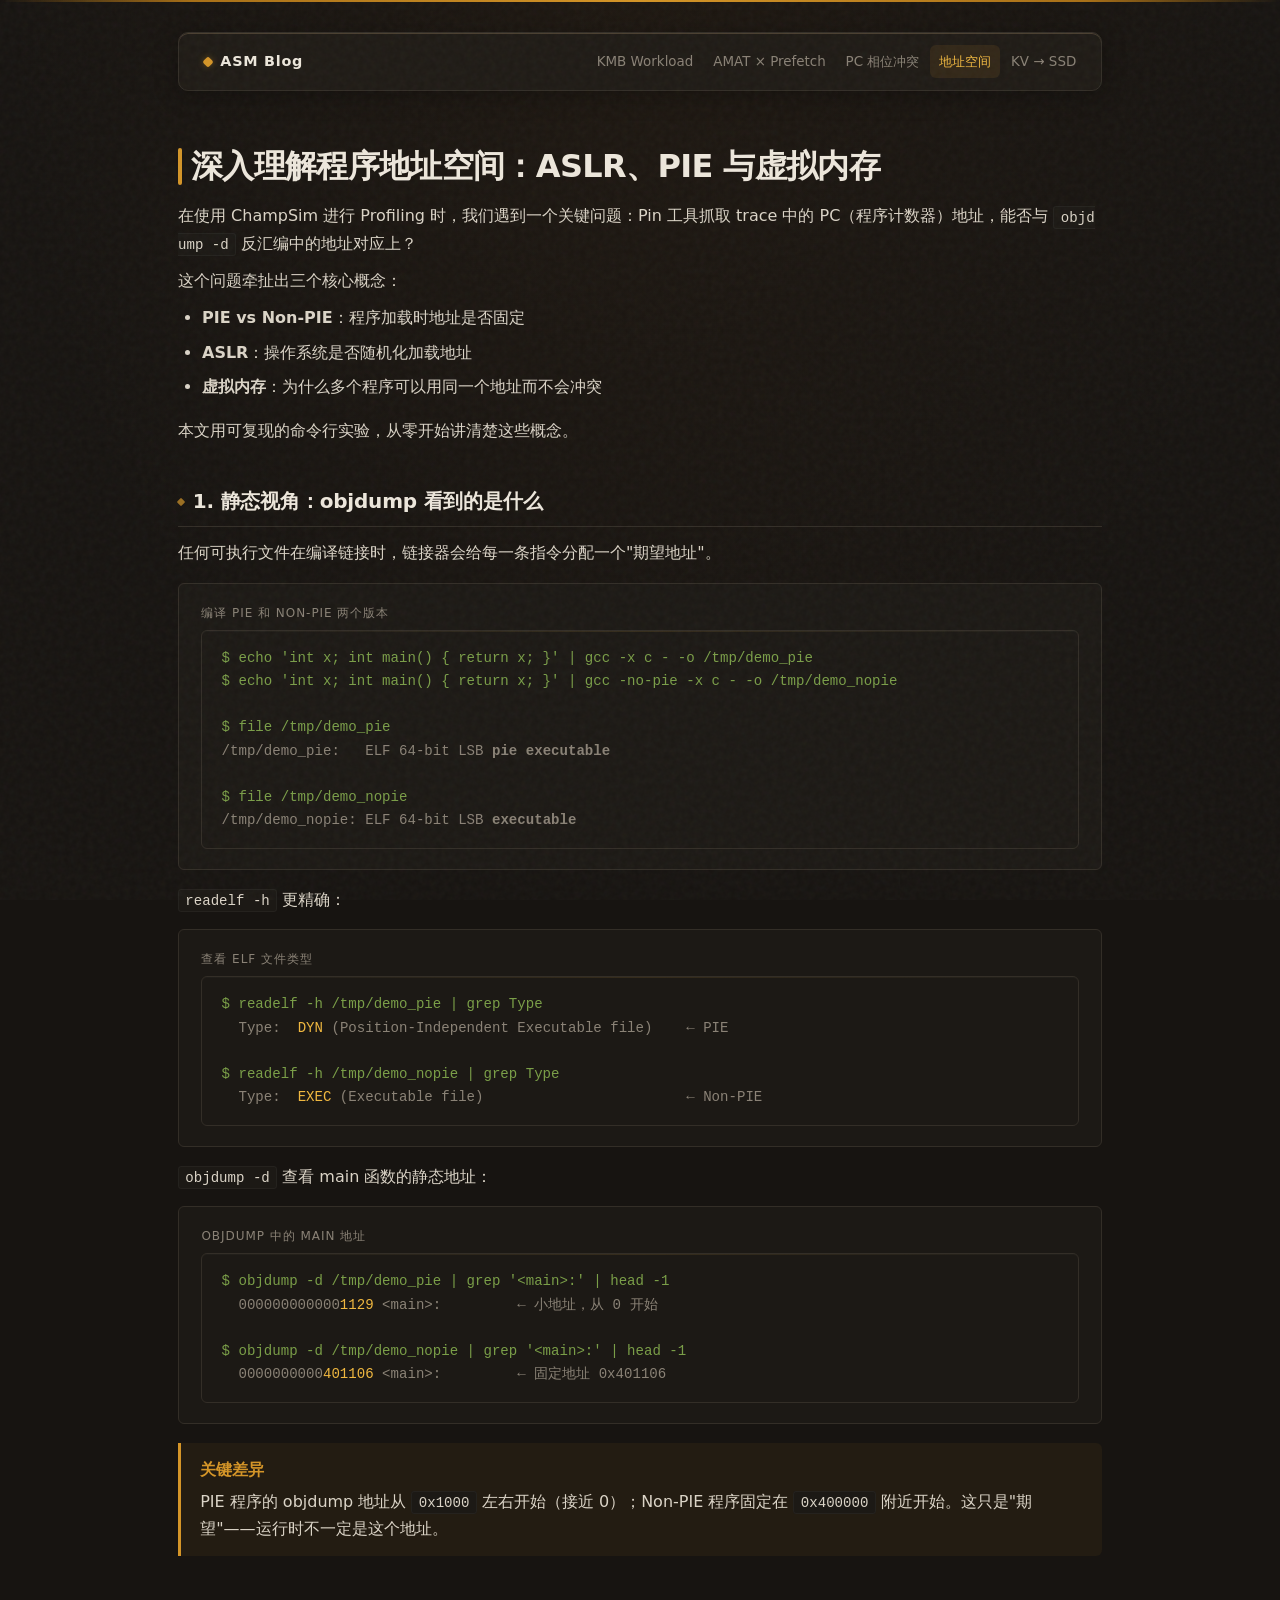
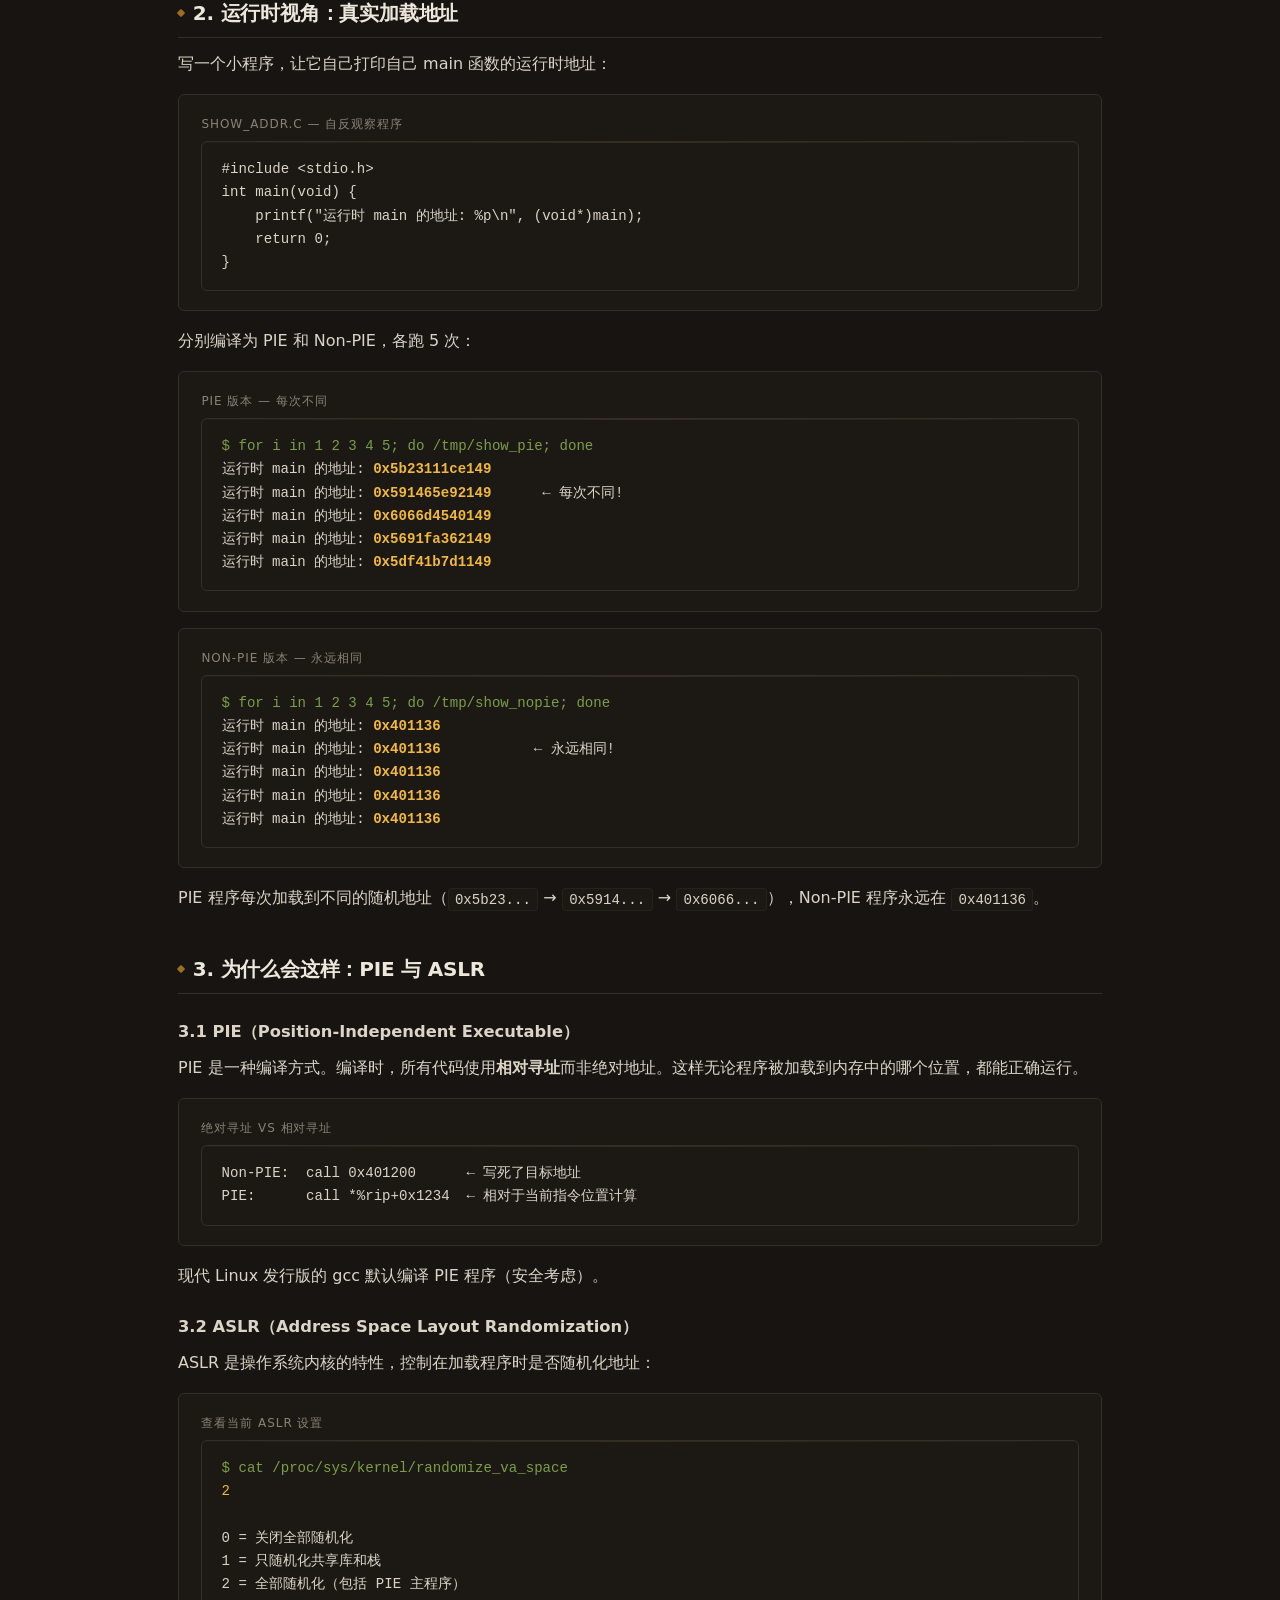
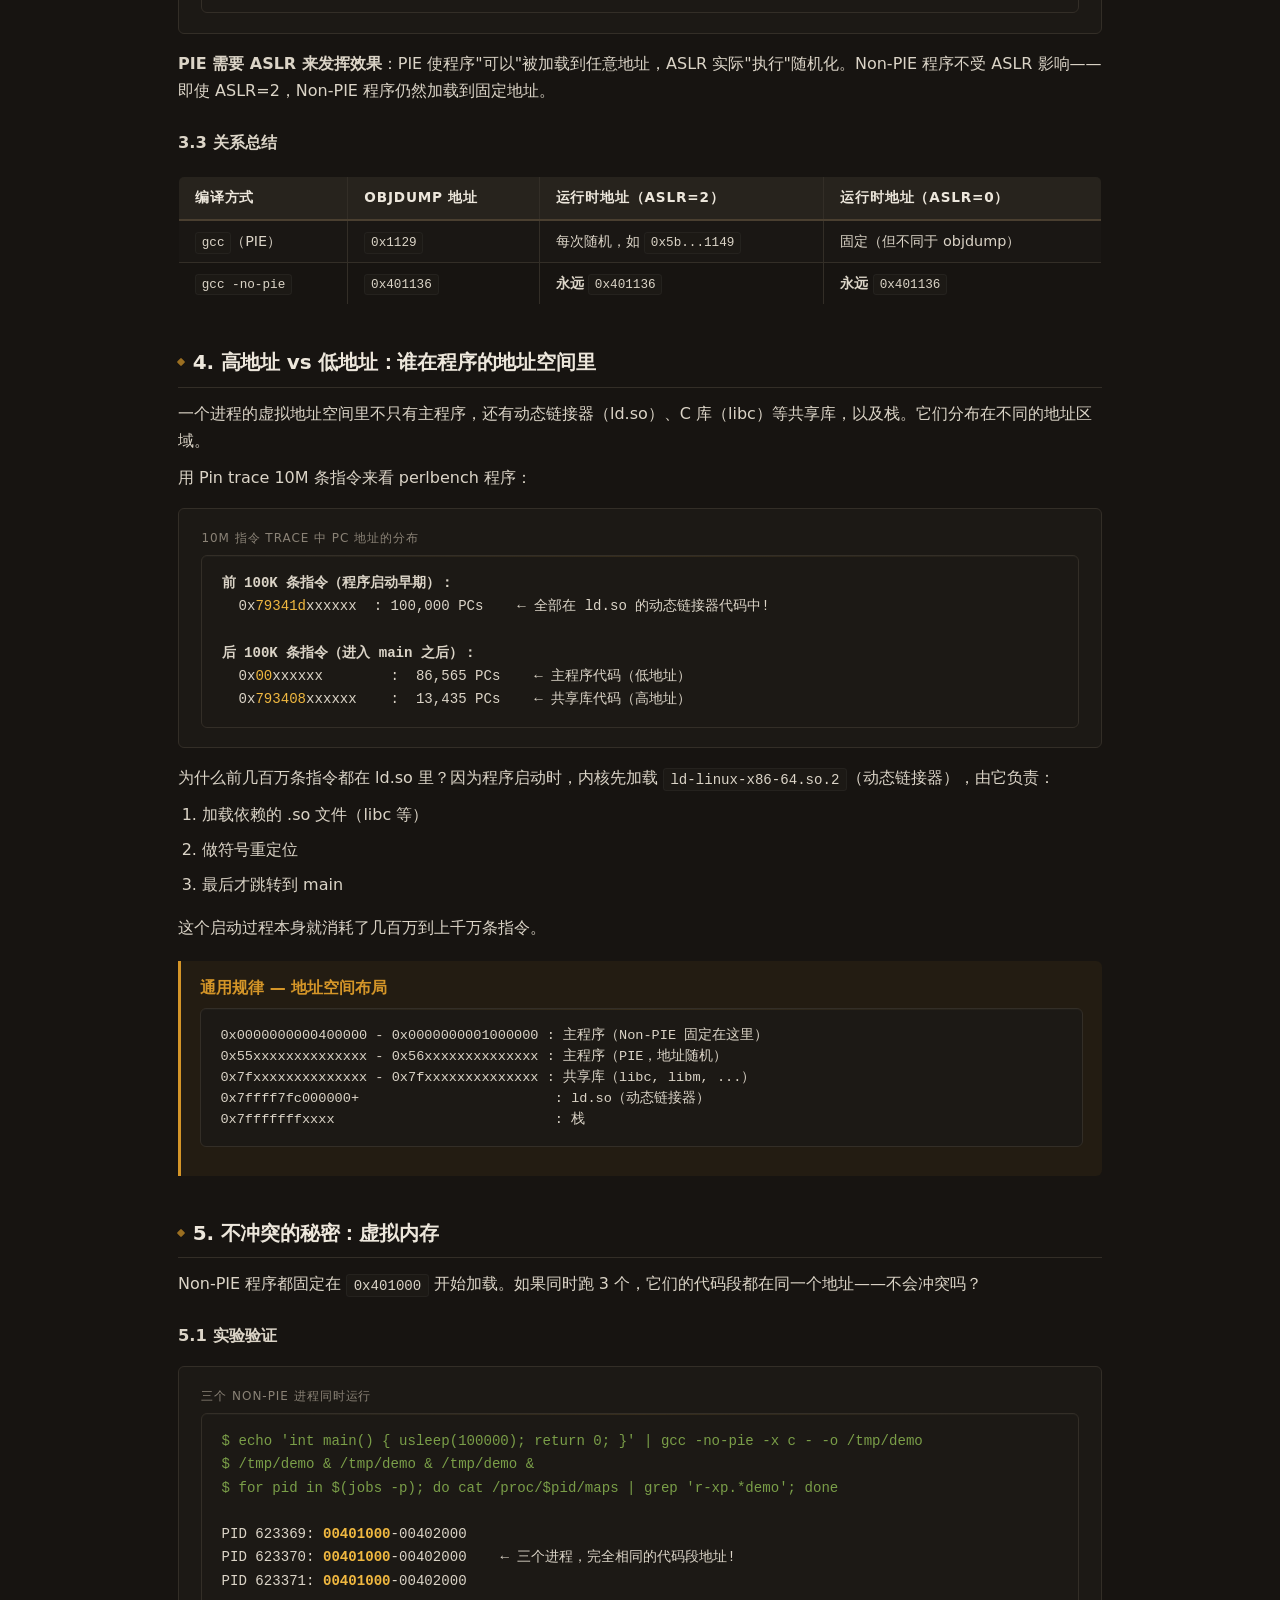
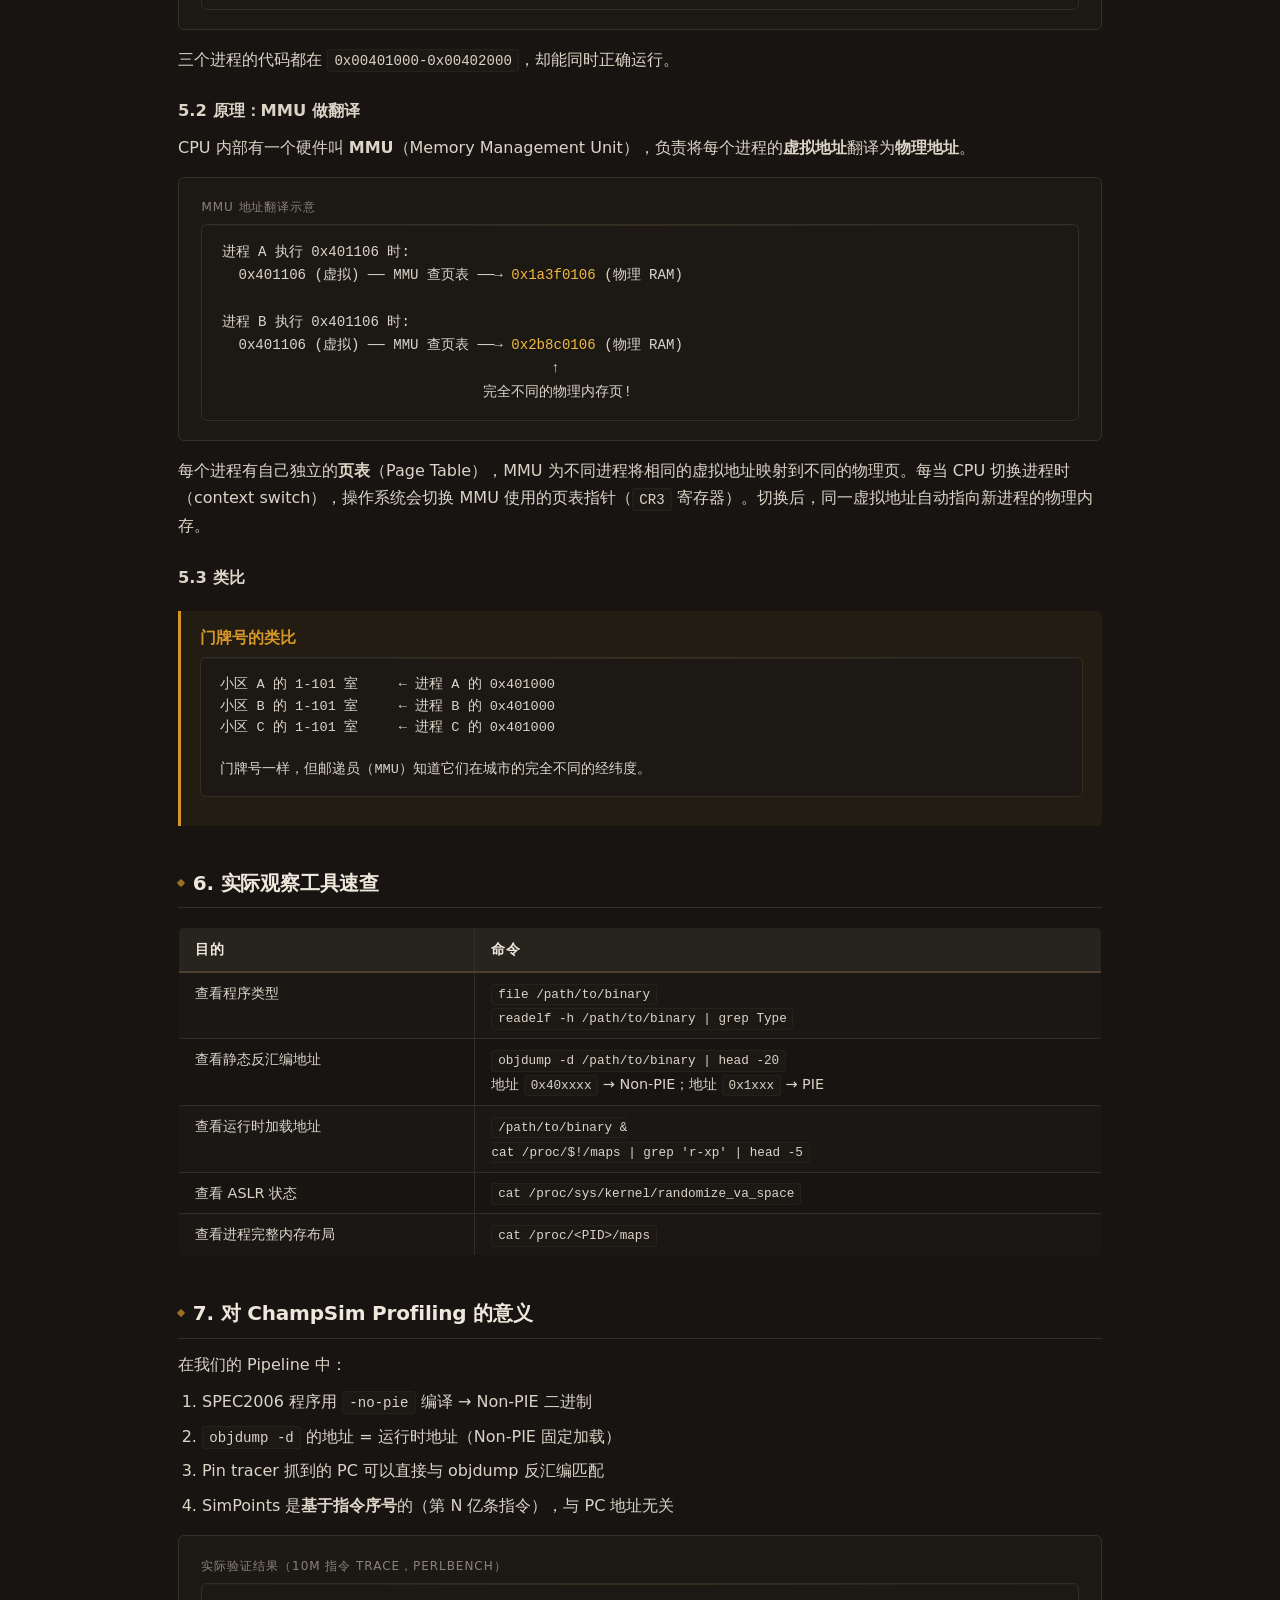
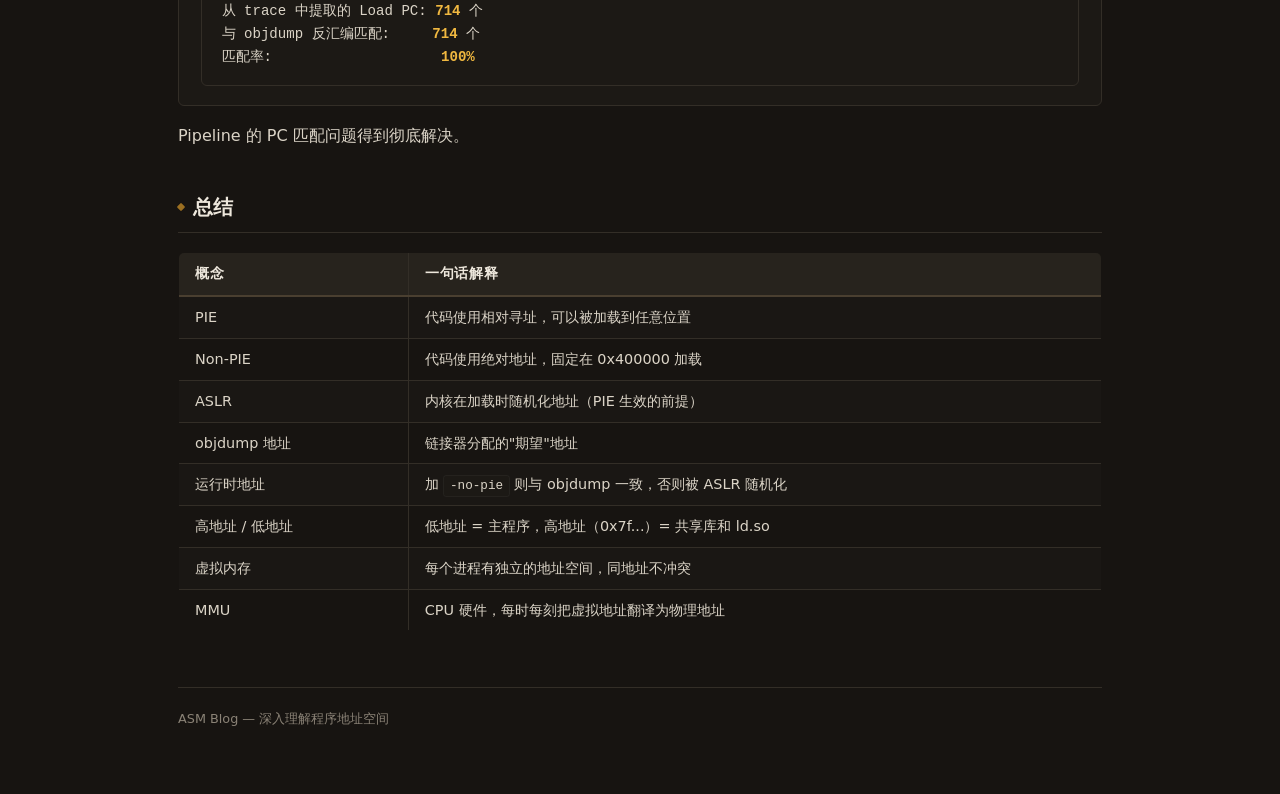
<file: docs/html/posts/address-space.html>
<!DOCTYPE html>
<html lang="zh-CN">
<head>
<meta charset="UTF-8">
<meta name="viewport" content="width=device-width, initial-scale=1.0">
<title>深入理解程序地址空间 — ASLR/PIE/虚拟内存</title>
<link rel="stylesheet" href="../style.css">
<style>
  /* Page-specific overrides */
  .demo-block {
    background: var(--code-bg);
    border: 1px solid var(--border);
    border-radius: var(--radius);
    padding: 1.2rem 1.4rem;
    margin: 1rem 0;
    overflow-x: auto;
  }
  .demo-block pre {
    margin: 0;
    font-family: var(--font-mono);
    font-size: 0.88rem;
    line-height: 1.65;
    color: var(--text);
  }
  .demo-label {
    font-size: 0.75rem;
    text-transform: uppercase;
    letter-spacing: 0.08em;
    color: var(--muted);
    margin-bottom: 0.4rem;
  }
  .result-highlight {
    color: var(--accent-glow);
    font-weight: 600;
  }
  .cmd { color: var(--green); }
  .out { color: var(--muted); }
  .val { color: var(--accent-glow); }

  table.concept {
    width: 100%;
    border-collapse: collapse;
    margin: 1.2rem 0;
  }
  table.concept th {
    background: var(--surface-hi);
    text-align: left;
    padding: 0.6rem 1rem;
    font-weight: 600;
    font-size: 0.85rem;
    color: var(--text-hi);
    border-bottom: 2px solid var(--border-hi);
  }
  table.concept td {
    padding: 0.5rem 1rem;
    border-bottom: 1px solid var(--border);
    font-size: 0.9rem;
  }
  table.concept tr:hover td {
    background: var(--surface);
  }

  .callout {
    border-left: 3px solid var(--accent);
    padding: 0.8rem 1.2rem;
    margin: 1.2rem 0;
    background: rgba(212,149,40,0.06);
    border-radius: 0 var(--radius) var(--radius) 0;
  }
  .callout-title {
    font-weight: 700;
    color: var(--accent);
    margin-bottom: 0.3rem;
  }
</style>
</head>
<body>

<nav>
  <a href="../index.html" class="brand">ASM Blog</a>
  <a href="kmb-workload-overview.html">KMB Workload</a>
  <a href="profiling-amat.html">AMAT × Prefetch</a>
  <a href="pc-phase-conflict.html">PC 相位冲突</a>
  <a href="address-space.html" class="active">地址空间</a>
  <a href="dgx-spark-kv-offload-data-path.html">KV → SSD</a>
</nav>

<h1>深入理解程序地址空间：ASLR、PIE 与虚拟内存</h1>

<p>在使用 ChampSim 进行 Profiling 时，我们遇到一个关键问题：Pin 工具抓取 trace 中的 PC（程序计数器）地址，能否与 <code>objdump -d</code> 反汇编中的地址对应上？</p>

<p>这个问题牵扯出三个核心概念：</p>
<ul>
  <li><strong>PIE vs Non-PIE</strong>：程序加载时地址是否固定</li>
  <li><strong>ASLR</strong>：操作系统是否随机化加载地址</li>
  <li><strong>虚拟内存</strong>：为什么多个程序可以用同一个地址而不会冲突</li>
</ul>

<p>本文用可复现的命令行实验，从零开始讲清楚这些概念。</p>

<!-- ─────────────────────────────────────────────────────────────── -->
<h2>1. 静态视角：objdump 看到的是什么</h2>

<p>任何可执行文件在编译链接时，链接器会给每一条指令分配一个"期望地址"。</p>

<div class="demo-block">
<div class="demo-label">编译 PIE 和 Non-PIE 两个版本</div>
<pre><span class="cmd">$ echo 'int x; int main() { return x; }' | gcc -x c - -o /tmp/demo_pie</span>
<span class="cmd">$ echo 'int x; int main() { return x; }' | gcc -no-pie -x c - -o /tmp/demo_nopie</span>

<span class="cmd">$ file /tmp/demo_pie</span>
<span class="out">/tmp/demo_pie:   ELF 64-bit LSB <strong>pie executable</strong></span>

<span class="cmd">$ file /tmp/demo_nopie</span>
<span class="out">/tmp/demo_nopie: ELF 64-bit LSB <strong>executable</strong></span></pre>
</div>

<p><code>readelf -h</code> 更精确：</p>

<div class="demo-block">
<div class="demo-label">查看 ELF 文件类型</div>
<pre><span class="cmd">$ readelf -h /tmp/demo_pie | grep Type</span>
<span class="out">  Type:  <span class="val">DYN</span> (Position-Independent Executable file)    ← PIE</span>

<span class="cmd">$ readelf -h /tmp/demo_nopie | grep Type</span>
<span class="out">  Type:  <span class="val">EXEC</span> (Executable file)                        ← Non-PIE</span></pre>
</div>

<p><code>objdump -d</code> 查看 main 函数的静态地址：</p>

<div class="demo-block">
<div class="demo-label">objdump 中的 main 地址</div>
<pre><span class="cmd">$ objdump -d /tmp/demo_pie | grep '&lt;main&gt;:' | head -1</span>
<span class="out">  000000000000<span class="val">1129</span> &lt;main&gt;:         ← 小地址，从 0 开始</span>

<span class="cmd">$ objdump -d /tmp/demo_nopie | grep '&lt;main&gt;:' | head -1</span>
<span class="out">  0000000000<span class="val">401106</span> &lt;main&gt;:         ← 固定地址 0x401106</span></pre>
</div>

<div class="callout">
<div class="callout-title">关键差异</div>
PIE 程序的 objdump 地址从 <code>0x1000</code> 左右开始（接近 0）；Non-PIE 程序固定在 <code>0x400000</code> 附近开始。这只是"期望"——运行时不一定是这个地址。
</div>

<!-- ─────────────────────────────────────────────────────────────── -->
<h2>2. 运行时视角：真实加载地址</h2>

<p>写一个小程序，让它自己打印自己 main 函数的运行时地址：</p>

<div class="demo-block">
<div class="demo-label">show_addr.c — 自反观察程序</div>
<pre>#include &lt;stdio.h&gt;
int main(void) {
    printf("运行时 main 的地址: %p\n", (void*)main);
    return 0;
}</pre>
</div>

<p>分别编译为 PIE 和 Non-PIE，各跑 5 次：</p>

<div class="demo-block">
<div class="demo-label">PIE 版本 — 每次不同</div>
<pre><span class="cmd">$ for i in 1 2 3 4 5; do /tmp/show_pie; done</span>
运行时 main 的地址: <span class="result-highlight">0x5b23111ce149</span>
运行时 main 的地址: <span class="result-highlight">0x591465e92149</span>      ← 每次不同!
运行时 main 的地址: <span class="result-highlight">0x6066d4540149</span>
运行时 main 的地址: <span class="result-highlight">0x5691fa362149</span>
运行时 main 的地址: <span class="result-highlight">0x5df41b7d1149</span></pre>
</div>

<div class="demo-block">
<div class="demo-label">Non-PIE 版本 — 永远相同</div>
<pre><span class="cmd">$ for i in 1 2 3 4 5; do /tmp/show_nopie; done</span>
运行时 main 的地址: <span class="result-highlight">0x401136</span>
运行时 main 的地址: <span class="result-highlight">0x401136</span>           ← 永远相同!
运行时 main 的地址: <span class="result-highlight">0x401136</span>
运行时 main 的地址: <span class="result-highlight">0x401136</span>
运行时 main 的地址: <span class="result-highlight">0x401136</span></pre>
</div>

<p>PIE 程序每次加载到不同的随机地址（<code>0x5b23...</code> → <code>0x5914...</code> → <code>0x6066...</code>），Non-PIE 程序永远在 <code>0x401136</code>。</p>

<!-- ─────────────────────────────────────────────────────────────── -->
<h2>3. 为什么会这样：PIE 与 ASLR</h2>

<h3>3.1 PIE（Position-Independent Executable）</h3>

<p>PIE 是一种编译方式。编译时，所有代码使用<strong>相对寻址</strong>而非绝对地址。这样无论程序被加载到内存中的哪个位置，都能正确运行。</p>

<div class="demo-block">
<div class="demo-label">绝对寻址 vs 相对寻址</div>
<pre>Non-PIE:  call 0x401200      ← 写死了目标地址
PIE:      call *%rip+0x1234  ← 相对于当前指令位置计算</pre>
</div>

<p>现代 Linux 发行版的 gcc 默认编译 PIE 程序（安全考虑）。</p>

<h3>3.2 ASLR（Address Space Layout Randomization）</h3>

<p>ASLR 是操作系统内核的特性，控制在加载程序时是否随机化地址：</p>

<div class="demo-block">
<div class="demo-label">查看当前 ASLR 设置</div>
<pre><span class="cmd">$ cat /proc/sys/kernel/randomize_va_space</span>
<span class="val">2</span>

0 = 关闭全部随机化
1 = 只随机化共享库和栈
2 = 全部随机化（包括 PIE 主程序）</pre>
</div>

<p><strong>PIE 需要 ASLR 来发挥效果</strong>：PIE 使程序"可以"被加载到任意地址，ASLR 实际"执行"随机化。Non-PIE 程序不受 ASLR 影响——即使 ASLR=2，Non-PIE 程序仍然加载到固定地址。</p>

<h3>3.3 关系总结</h3>

<table class="concept">
<tr><th>编译方式</th><th>objdump 地址</th><th>运行时地址（ASLR=2）</th><th>运行时地址（ASLR=0）</th></tr>
<tr><td><code>gcc</code>（PIE）</td><td><code>0x1129</code></td><td>每次随机，如 <code>0x5b...1149</code></td><td>固定（但不同于 objdump）</td></tr>
<tr><td><code>gcc -no-pie</code></td><td><code>0x401136</code></td><td><strong>永远</strong> <code>0x401136</code></td><td><strong>永远</strong> <code>0x401136</code></td></tr>
</table>

<!-- ─────────────────────────────────────────────────────────────── -->
<h2>4. 高地址 vs 低地址：谁在程序的地址空间里</h2>

<p>一个进程的虚拟地址空间里不只有主程序，还有动态链接器（ld.so）、C 库（libc）等共享库，以及栈。它们分布在不同的地址区域。</p>

<p>用 Pin trace 10M 条指令来看 perlbench 程序：</p>

<div class="demo-block">
<div class="demo-label">10M 指令 trace 中 PC 地址的分布</div>
<pre><strong>前 100K 条指令（程序启动早期）：</strong>
  0x<span class="val">79341d</span>xxxxxx  : 100,000 PCs    ← 全部在 ld.so 的动态链接器代码中!

<strong>后 100K 条指令（进入 main 之后）：</strong>
  0x<span class="val">00</span>xxxxxx        :  86,565 PCs    ← 主程序代码（低地址）
  0x<span class="val">793408</span>xxxxxx    :  13,435 PCs    ← 共享库代码（高地址）</pre>
</div>

<p>为什么前几百万条指令都在 ld.so 里？因为程序启动时，内核先加载 <code>ld-linux-x86-64.so.2</code>（动态链接器），由它负责：</p>

<ol>
  <li>加载依赖的 .so 文件（libc 等）</li>
  <li>做符号重定位</li>
  <li>最后才跳转到 main</li>
</ol>

<p>这个启动过程本身就消耗了几百万到上千万条指令。</p>

<div class="callout">
<div class="callout-title">通用规律 — 地址空间布局</div>
<pre style="margin-top:0.4rem;font-size:0.85rem;">
0x0000000000400000 - 0x0000000001000000 : 主程序（Non-PIE 固定在这里）
0x55xxxxxxxxxxxxxx - 0x56xxxxxxxxxxxxxx : 主程序（PIE，地址随机）
0x7fxxxxxxxxxxxxxx - 0x7fxxxxxxxxxxxxxx : 共享库（libc, libm, ...）
0x7ffff7fc000000+                        : ld.so（动态链接器）
0x7fffffffxxxx                           : 栈
</pre>
</div>

<!-- ─────────────────────────────────────────────────────────────── -->
<h2>5. 不冲突的秘密：虚拟内存</h2>

<p>Non-PIE 程序都固定在 <code>0x401000</code> 开始加载。如果同时跑 3 个，它们的代码段都在同一个地址——不会冲突吗？</p>

<h3>5.1 实验验证</h3>

<div class="demo-block">
<div class="demo-label">三个 Non-PIE 进程同时运行</div>
<pre><span class="cmd">$ echo 'int main() { usleep(100000); return 0; }' | gcc -no-pie -x c - -o /tmp/demo</span>
<span class="cmd">$ /tmp/demo & /tmp/demo & /tmp/demo &</span>
<span class="cmd">$ for pid in $(jobs -p); do cat /proc/$pid/maps | grep 'r-xp.*demo'; done</span>

PID 623369: <span class="result-highlight">00401000</span>-00402000
PID 623370: <span class="result-highlight">00401000</span>-00402000    ← 三个进程，完全相同的代码段地址!
PID 623371: <span class="result-highlight">00401000</span>-00402000</pre>
</div>

<p>三个进程的代码都在 <code>0x00401000-0x00402000</code>，却能同时正确运行。</p>

<h3>5.2 原理：MMU 做翻译</h3>

<p>CPU 内部有一个硬件叫 <strong>MMU</strong>（Memory Management Unit），负责将每个进程的<strong>虚拟地址</strong>翻译为<strong>物理地址</strong>。</p>

<div class="demo-block">
<div class="demo-label">MMU 地址翻译示意</div>
<pre>进程 A 执行 0x401106 时:
  0x401106 (虚拟) ── MMU 查页表 ──→ <span class="val">0x1a3f0106</span> (物理 RAM)

进程 B 执行 0x401106 时:
  0x401106 (虚拟) ── MMU 查页表 ──→ <span class="val">0x2b8c0106</span> (物理 RAM)
                                       ↑
                               完全不同的物理内存页!</pre>
</div>

<p>每个进程有自己独立的<strong>页表</strong>（Page Table），MMU 为不同进程将相同的虚拟地址映射到不同的物理页。每当 CPU 切换进程时（context switch），操作系统会切换 MMU 使用的页表指针（<code>CR3</code> 寄存器）。切换后，同一虚拟地址自动指向新进程的物理内存。</p>

<h3>5.3 类比</h3>

<div class="callout">
<div class="callout-title">门牌号的类比</div>
<pre style="margin-top:0.4rem;font-size:0.85rem;">
小区 A 的 1-101 室     ← 进程 A 的 0x401000
小区 B 的 1-101 室     ← 进程 B 的 0x401000
小区 C 的 1-101 室     ← 进程 C 的 0x401000

门牌号一样，但邮递员（MMU）知道它们在城市的完全不同的经纬度。
</pre>
</div>

<!-- ─────────────────────────────────────────────────────────────── -->
<h2>6. 实际观察工具速查</h2>

<table class="concept">
<tr><th>目的</th><th>命令</th></tr>
<tr>
  <td>查看程序类型</td>
  <td><code>file /path/to/binary</code><br><code>readelf -h /path/to/binary | grep Type</code></td>
</tr>
<tr>
  <td>查看静态反汇编地址</td>
  <td><code>objdump -d /path/to/binary | head -20</code><br>地址 <code>0x40xxxx</code> → Non-PIE；地址 <code>0x1xxx</code> → PIE</td>
</tr>
<tr>
  <td>查看运行时加载地址</td>
  <td><code>/path/to/binary &<br>cat /proc/$!/maps | grep 'r-xp' | head -5</code></td>
</tr>
<tr>
  <td>查看 ASLR 状态</td>
  <td><code>cat /proc/sys/kernel/randomize_va_space</code></td>
</tr>
<tr>
  <td>查看进程完整内存布局</td>
  <td><code>cat /proc/&lt;PID&gt;/maps</code></td>
</tr>
</table>

<!-- ─────────────────────────────────────────────────────────────── -->
<h2>7. 对 ChampSim Profiling 的意义</h2>

<p>在我们的 Pipeline 中：</p>
<ol>
  <li>SPEC2006 程序用 <code>-no-pie</code> 编译 → Non-PIE 二进制</li>
  <li><code>objdump -d</code> 的地址 = 运行时地址（Non-PIE 固定加载）</li>
  <li>Pin tracer 抓到的 PC 可以直接与 objdump 反汇编匹配</li>
  <li>SimPoints 是<strong>基于指令序号</strong>的（第 N 亿条指令），与 PC 地址无关</li>
</ol>

<div class="demo-block">
<div class="demo-label">实际验证结果（10M 指令 trace，perlbench）</div>
<pre>从 trace 中提取的 Load PC: <span class="result-highlight">714</span> 个
与 objdump 反汇编匹配:     <span class="result-highlight">714</span> 个
匹配率:                    <span class="result-highlight">100%</span></pre>
</div>

<p>Pipeline 的 PC 匹配问题得到彻底解决。</p>

<!-- ─────────────────────────────────────────────────────────────── -->
<h2>总结</h2>

<table class="concept">
<tr><th>概念</th><th>一句话解释</th></tr>
<tr><td>PIE</td><td>代码使用相对寻址，可以被加载到任意位置</td></tr>
<tr><td>Non-PIE</td><td>代码使用绝对地址，固定在 0x400000 加载</td></tr>
<tr><td>ASLR</td><td>内核在加载时随机化地址（PIE 生效的前提）</td></tr>
<tr><td>objdump 地址</td><td>链接器分配的"期望"地址</td></tr>
<tr><td>运行时地址</td><td>加 <code>-no-pie</code> 则与 objdump 一致，否则被 ASLR 随机化</td></tr>
<tr><td>高地址 / 低地址</td><td>低地址 = 主程序，高地址（0x7f...）= 共享库和 ld.so</td></tr>
<tr><td>虚拟内存</td><td>每个进程有独立的地址空间，同地址不冲突</td></tr>
<tr><td>MMU</td><td>CPU 硬件，每时每刻把虚拟地址翻译为物理地址</td></tr>
</table>

<footer>ASM Blog — 深入理解程序地址空间</footer>
</body>
</html>
</file>
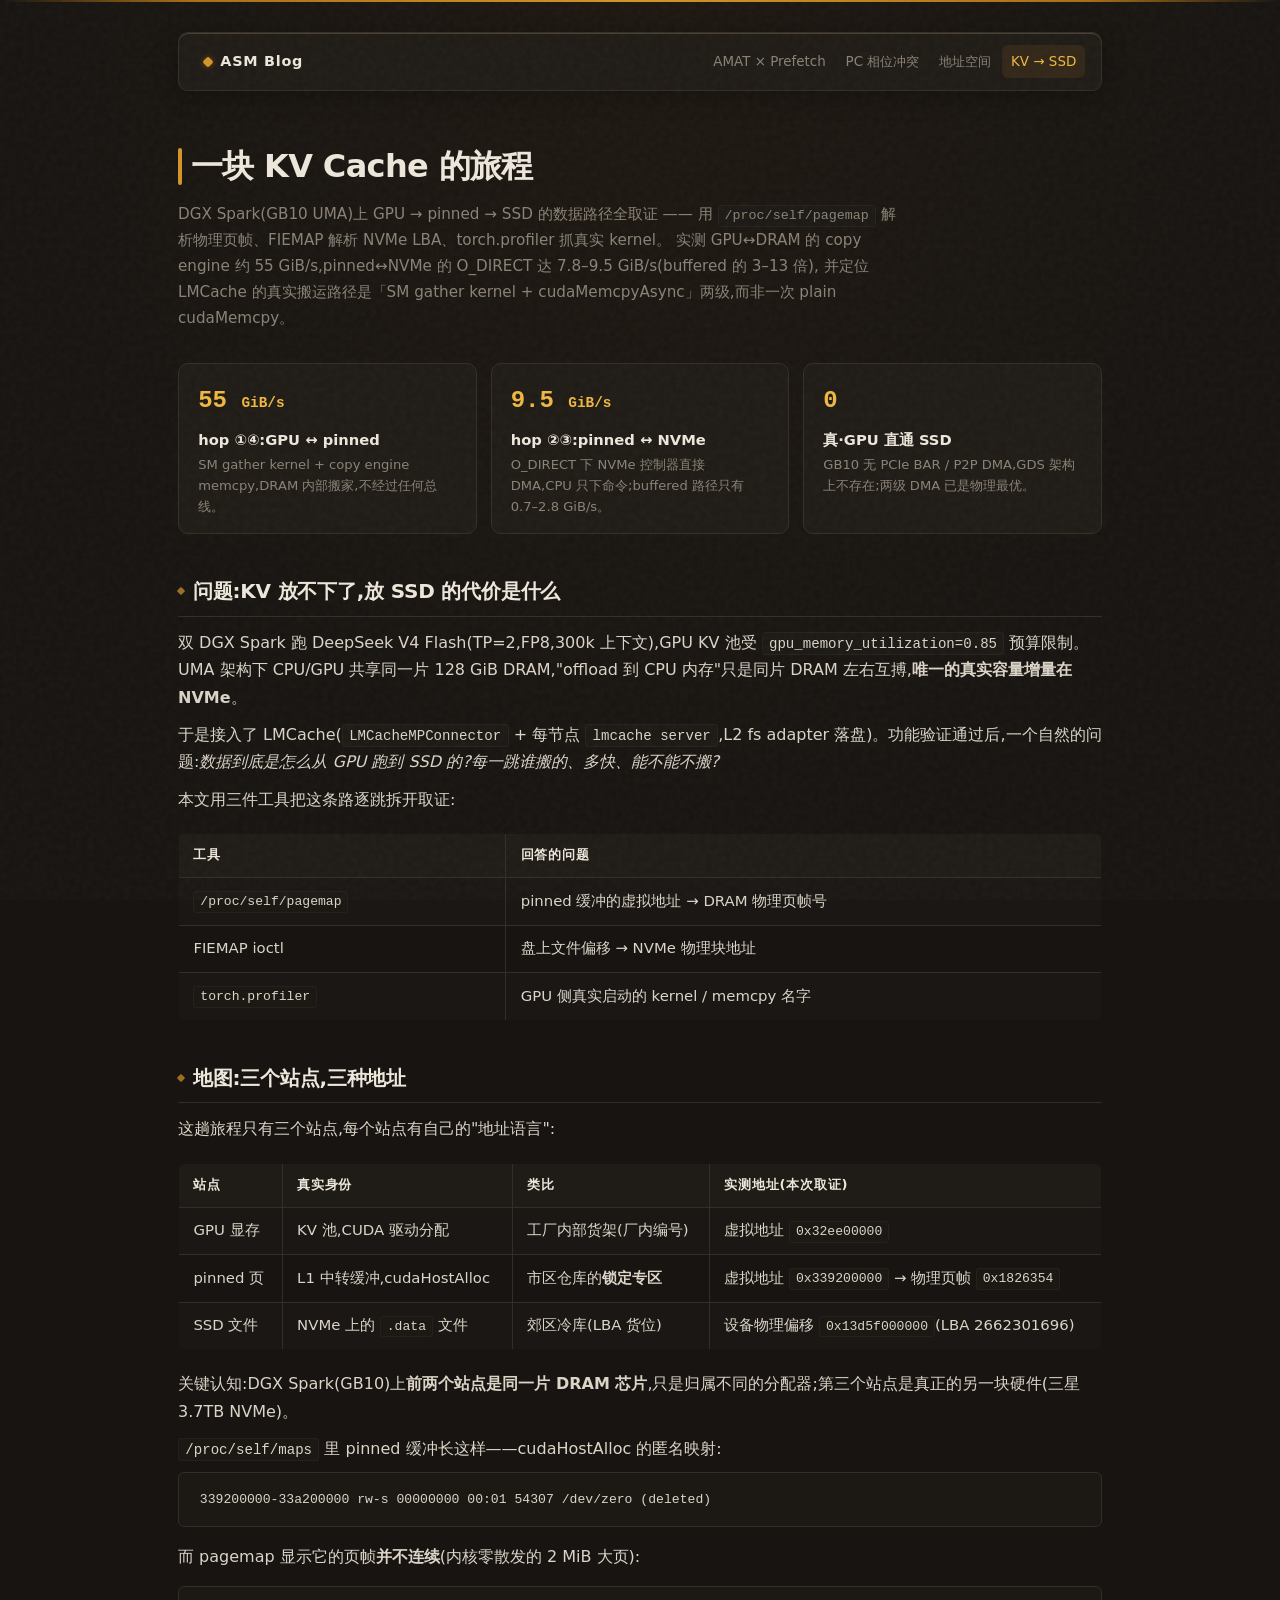
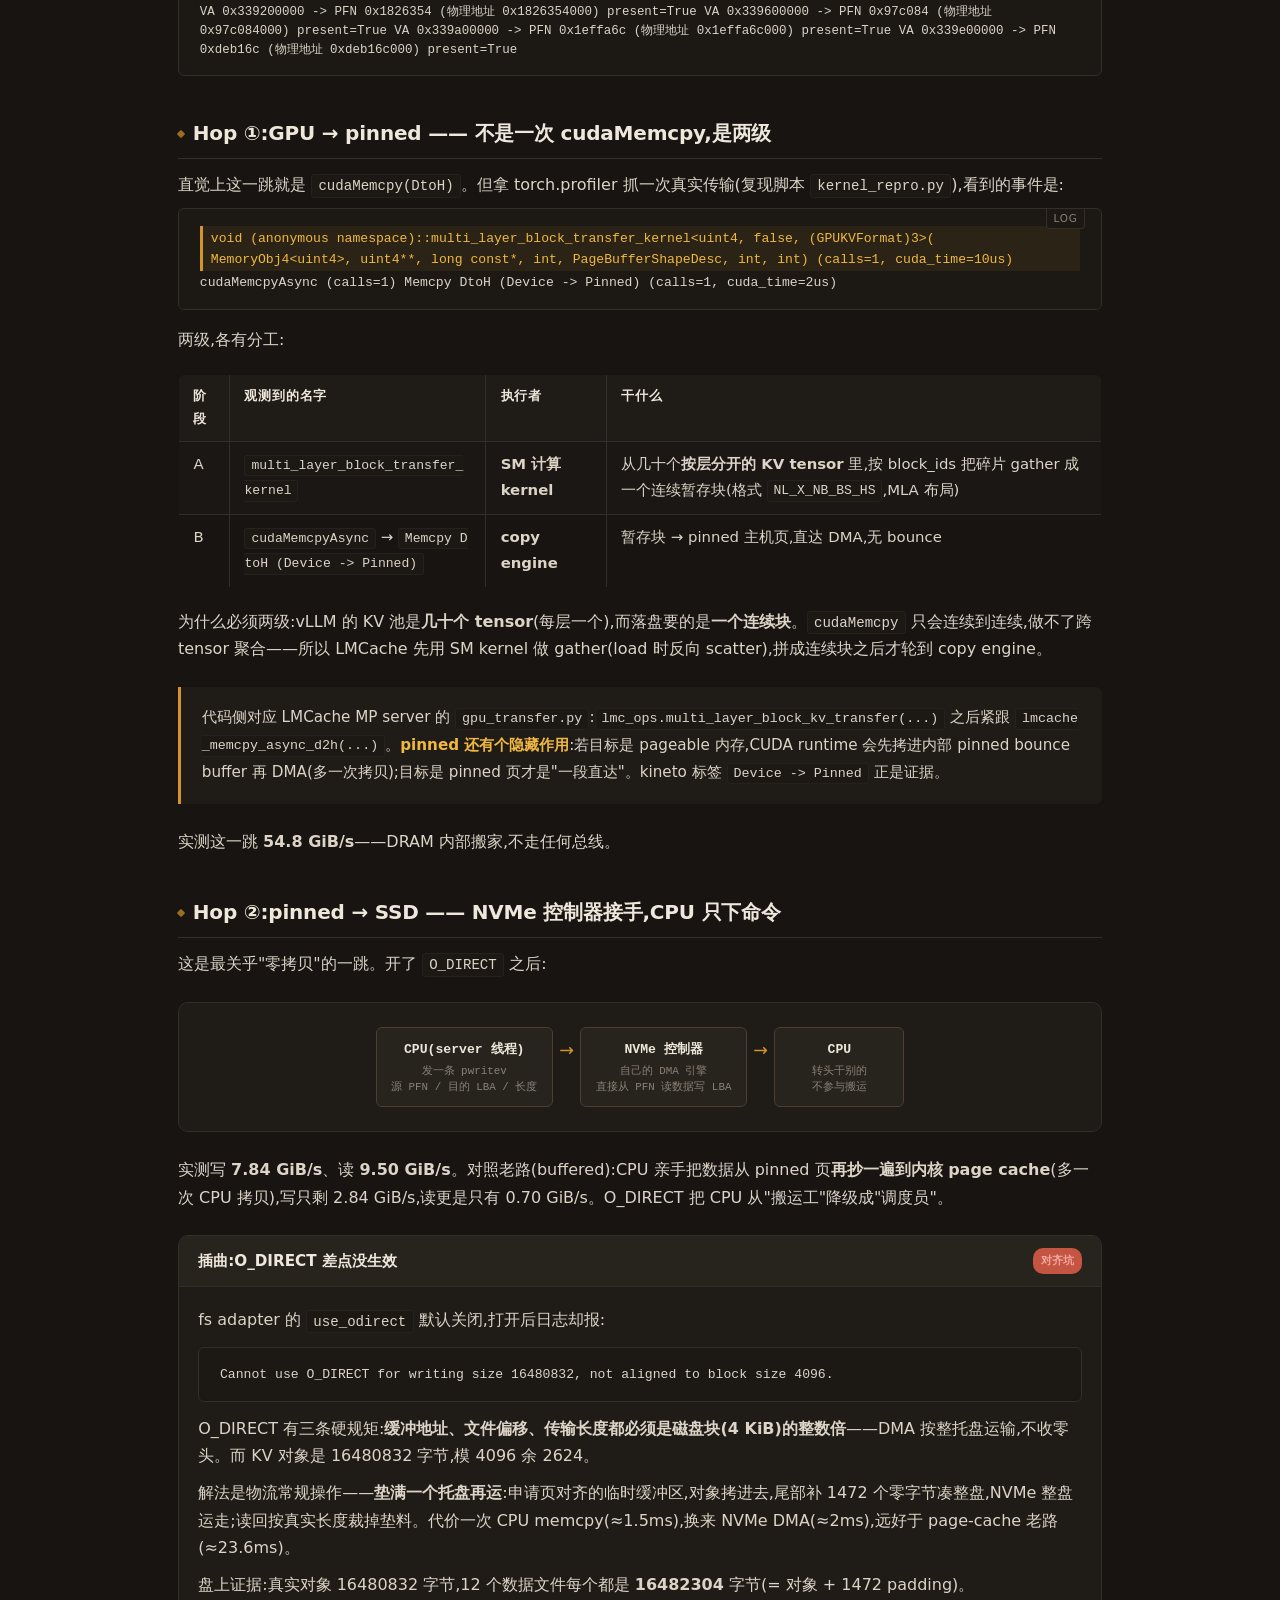
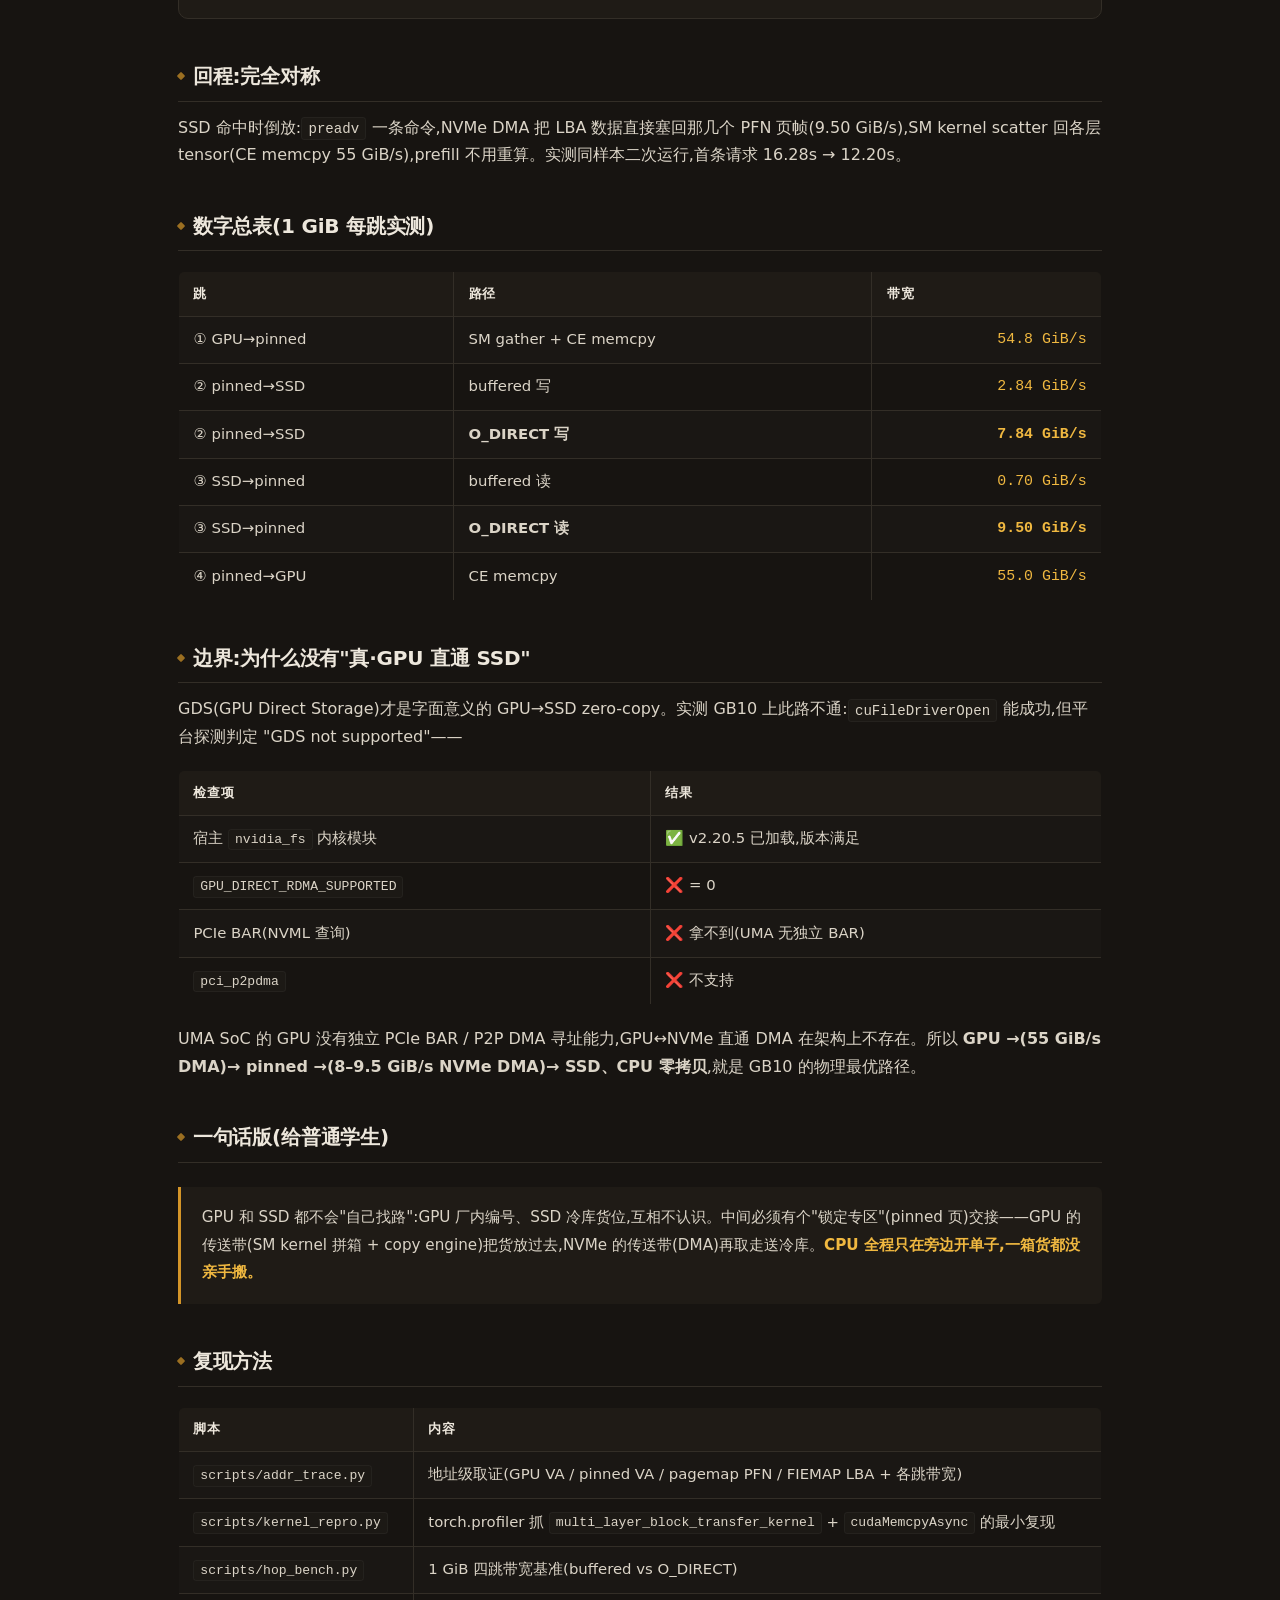
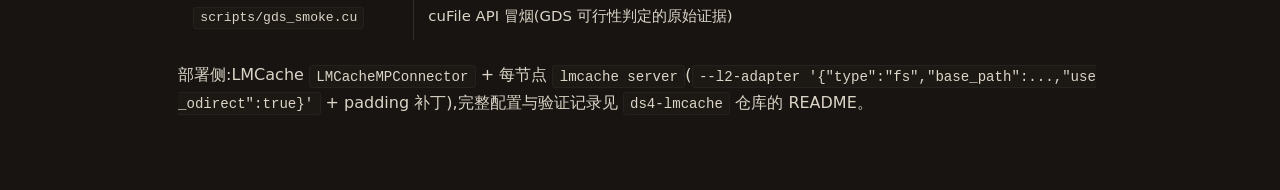
<file: docs/html/posts/dgx-spark-kv-offload-data-path.html>
<!DOCTYPE html>
<html lang="zh-CN">
<head>
<meta charset="UTF-8">
<meta name="viewport" content="width=device-width, initial-scale=1.0">
<title>一块 KV Cache 的旅程:DGX Spark 上 GPU → pinned → SSD 的数据路径全取证</title>
<link rel="stylesheet" href="../style.css">
<style>
  .hero { margin: 1rem 0 2rem; }
  .hero .tagline { color: var(--muted); font-size: .95rem; line-height: 1.7; max-width: 720px; }

  .insight-row {
    display: grid; grid-template-columns: repeat(auto-fit, minmax(200px, 1fr));
    gap: .85rem; margin: 1.5rem 0;
  }
  .insight-card {
    background: var(--surface);
    border: 1px solid var(--border);
    border-radius: var(--radius-lg);
    padding: 1rem 1.2rem;
    transition: border-color var(--transition), transform var(--transition), box-shadow var(--transition);
  }
  .insight-card:hover {
    border-color: var(--border-hi);
    transform: translateY(-2px);
    box-shadow: 0 4px 24px rgba(0,0,0,0.25);
  }
  .insight-card .ic-num {
    font-family: var(--font-mono);
    font-size: 1.5rem;
    font-weight: 700;
    color: var(--accent-glow);
  }
  .insight-card h4 { margin: .3rem 0 .15rem; font-size: .92rem; color: var(--text-hi); }
  .insight-card p { font-size: .82rem; color: var(--muted); line-height: 1.6; margin: 0; }

  .asm-box {
    background: var(--code-bg);
    border: 1px solid var(--border);
    border-radius: var(--radius);
    padding: 1rem 1.3rem;
    margin-bottom: 1rem;
    font-family: var(--font-mono);
    font-size: .82rem; line-height: 1.6;
    overflow-x: auto; position: relative;
  }
  .asm-box::before {
    content: 'log';
    position: absolute; top: -1px; right: 1rem;
    font-size: .65rem; text-transform: uppercase; letter-spacing: .08em;
    color: var(--muted); background: var(--code-bg);
    padding: .15em .6em;
    border: 1px solid var(--border); border-top: none;
    border-radius: 0 0 4px 4px; font-family: var(--font-body);
  }
  .asm-box.no-tag::before { display: none; }
  .asm-hl {
    color: var(--accent-glow);
    background: rgba(212,149,40,0.08);
    display: inline-block; width: 100%;
    padding: .12em 0; margin: .08em 0;
    border-left: 3px solid var(--accent);
    padding-left: .5rem;
  }

  .data-sample {
    background: var(--code-bg);
    border: 1px solid var(--border);
    border-radius: var(--radius);
    padding: 1rem 1.3rem;
    margin: 1rem 0;
    font-family: var(--font-mono);
    font-size: .78rem;
    line-height: 1.5;
    overflow-x: auto;
  }

  .pipe-flow {
    display: flex;
    align-items: flex-start;
    justify-content: center;
    gap: 0;
    flex-wrap: wrap;
    padding: 1.5rem .5rem;
    background: var(--surface);
    border: 1px solid var(--border);
    border-radius: var(--radius-lg);
    margin: 1.5rem 0;
    font-family: var(--font-mono);
    font-size: .78rem;
  }
  .pipe-step {
    display: flex;
    flex-direction: column;
    align-items: center;
    background: var(--surface-hi);
    border: 1px solid var(--border-hi);
    border-radius: var(--radius);
    padding: .7rem .9rem;
    min-width: 130px;
    text-align: center;
    transition: border-color var(--transition), box-shadow var(--transition);
  }
  .pipe-step:hover { border-color: var(--accent); box-shadow: 0 0 16px rgba(212,149,40,0.08); }
  .pipe-step .ps-label { font-weight: 650; color: var(--text-hi); font-size: .82rem; margin-bottom: .2rem; }
  .pipe-step .ps-desc  { color: var(--muted); font-size: .68rem; line-height: 1.4; }
  .pipe-arrow {
    display: flex; align-items: center;
    color: var(--accent);
    font-size: 1.1rem;
    padding: 0 .4rem;
    flex-shrink: 0;
    margin-top: .5rem;
    font-family: var(--font-body);
  }

  .example-block {
    background: var(--surface);
    border: 1px solid var(--border);
    border-radius: var(--radius-lg);
    margin: 1.5rem 0;
    overflow: hidden;
    transition: border-color var(--transition), box-shadow var(--transition);
  }
  .example-block:hover {
    border-color: var(--border-hi);
    box-shadow: 0 4px 28px rgba(0,0,0,0.25);
  }
  .example-hd {
    background: var(--surface-hi);
    padding: .75rem 1.2rem;
    border-bottom: 1px solid var(--border);
    display: flex;
    align-items: center;
    justify-content: space-between;
    gap: 1rem;
    flex-wrap: wrap;
  }
  .example-title { font-weight: 650; font-size: .95rem; color: var(--text-hi); }
  .example-badge {
    font-size: .7rem;
    font-weight: 700;
    padding: .2em .6em;
    border-radius: 10px;
    white-space: nowrap;
  }
  .badge-win { background: var(--green-dim); color: var(--green); border: 1px solid rgba(122,158,72,0.2); }
  .badge-gap { background: var(--red); color: #f0a8a0; border: 1px solid rgba(197,85,66,0.2); font-family: var(--font-mono); }
  .example-body { padding: 1.2rem; }
  .example-body p:first-child { margin-top: 0; }
  .example-body p:last-child { margin-bottom: 0; }

  .student-note {
    background: var(--surface);
    border-left: 3px solid var(--accent);
    border-radius: 0 var(--radius) var(--radius) 0;
    padding: 1.1rem 1.3rem;
    margin: 1.5rem 0;
    color: var(--text);
    font-size: .95rem;
    line-height: 1.8;
  }
  .student-note strong { color: var(--accent-glow); }

  table.bw-table td:last-child { font-family: var(--font-mono); color: var(--accent-glow); text-align: right; }
</style>
</head>
<body>

<nav>
  <a href="../index.html" class="brand">ASM Blog</a>
  <a href="profiling-amat.html">AMAT × Prefetch</a>
  <a href="pc-phase-conflict.html">PC 相位冲突</a>
  <a href="address-space.html">地址空间</a>
  <a href="dgx-spark-kv-offload-data-path.html" class="active">KV → SSD</a>
</nav>

<div class="hero">
  <h1>一块 KV Cache 的旅程</h1>
  <p class="tagline">
    DGX Spark(GB10 UMA)上 GPU → pinned → SSD 的数据路径全取证 ——
    用 <code>/proc/self/pagemap</code> 解析物理页帧、FIEMAP 解析 NVMe LBA、torch.profiler 抓真实 kernel。
    实测 GPU↔DRAM 的 copy engine 约 55 GiB/s,pinned↔NVMe 的 O_DIRECT 达 7.8–9.5 GiB/s(buffered 的 3–13 倍),
    并定位 LMCache 的真实搬运路径是「SM gather kernel + cudaMemcpyAsync」两级,而非一次 plain cudaMemcpy。
  </p>
</div>

<!-- ── 三大结论卡片 ───────────────────────────────── -->
<div class="insight-row">
  <div class="insight-card">
    <div class="ic-num">55 <span style="font-size:.9rem;">GiB/s</span></div>
    <h4>hop ①④:GPU ↔ pinned</h4>
    <p>SM gather kernel + copy engine memcpy,DRAM 内部搬家,不经过任何总线。</p>
  </div>
  <div class="insight-card">
    <div class="ic-num">9.5 <span style="font-size:.9rem;">GiB/s</span></div>
    <h4>hop ②③:pinned ↔ NVMe</h4>
    <p>O_DIRECT 下 NVMe 控制器直接 DMA,CPU 只下命令;buffered 路径只有 0.7–2.8 GiB/s。</p>
  </div>
  <div class="insight-card">
    <div class="ic-num">0</div>
    <h4>真·GPU 直通 SSD</h4>
    <p>GB10 无 PCIe BAR / P2P DMA,GDS 架构上不存在;两级 DMA 已是物理最优。</p>
  </div>
</div>

<!-- ── 问题 ───────────────────────────────────────── -->
<h2>问题:KV 放不下了,放 SSD 的代价是什么</h2>

<p>双 DGX Spark 跑 DeepSeek V4 Flash(TP=2,FP8,300k 上下文),GPU KV 池受 <code>gpu_memory_utilization=0.85</code> 预算限制。UMA 架构下 CPU/GPU 共享同一片 128 GiB DRAM,"offload 到 CPU 内存"只是同片 DRAM 左右互搏,<strong>唯一的真实容量增量在 NVMe</strong>。</p>

<p>于是接入了 LMCache(<code>LMCacheMPConnector</code> + 每节点 <code>lmcache server</code>,L2 fs adapter 落盘)。功能验证通过后,一个自然的问题:<em>数据到底是怎么从 GPU 跑到 SSD 的?每一跳谁搬的、多快、能不能不搬?</em></p>

<p>本文用三件工具把这条路逐跳拆开取证:</p>

<table>
<tr><th>工具</th><th>回答的问题</th></tr>
<tr><td><code>/proc/self/pagemap</code></td><td>pinned 缓冲的虚拟地址 → DRAM 物理页帧号</td></tr>
<tr><td>FIEMAP ioctl</td><td>盘上文件偏移 → NVMe 物理块地址</td></tr>
<tr><td><code>torch.profiler</code></td><td>GPU 侧真实启动的 kernel / memcpy 名字</td></tr>
</table>

<!-- ── 地图 ───────────────────────────────────────── -->
<h2>地图:三个站点,三种地址</h2>

<p>这趟旅程只有三个站点,每个站点有自己的"地址语言":</p>

<table>
<tr><th>站点</th><th>真实身份</th><th>类比</th><th>实测地址(本次取证)</th></tr>
<tr><td>GPU 显存</td><td>KV 池,CUDA 驱动分配</td><td>工厂内部货架(厂内编号)</td><td>虚拟地址 <code>0x32ee00000</code></td></tr>
<tr><td>pinned 页</td><td>L1 中转缓冲,cudaHostAlloc</td><td>市区仓库的<strong>锁定专区</strong></td><td>虚拟地址 <code>0x339200000</code> → 物理页帧 <code>0x1826354</code></td></tr>
<tr><td>SSD 文件</td><td>NVMe 上的 <code>.data</code> 文件</td><td>郊区冷库(LBA 货位)</td><td>设备物理偏移 <code>0x13d5f000000</code>(LBA 2662301696)</td></tr>
</table>

<p>关键认知:DGX Spark(GB10)上<strong>前两个站点是同一片 DRAM 芯片</strong>,只是归属不同的分配器;第三个站点是真正的另一块硬件(三星 3.7TB NVMe)。</p>

<p><code>/proc/self/maps</code> 里 pinned 缓冲长这样——cudaHostAlloc 的匿名映射:</p>

<div class="asm-box no-tag">
339200000-33a200000 rw-s 00000000 00:01 54307   /dev/zero (deleted)
</div>

<p>而 pagemap 显示它的页帧<strong>并不连续</strong>(内核零散发的 2 MiB 大页):</p>

<div class="data-sample">
VA 0x339200000  -&gt;  PFN 0x1826354  (物理地址 0x1826354000)  present=True
VA 0x339600000  -&gt;  PFN 0x97c084   (物理地址 0x97c084000)   present=True
VA 0x339a00000  -&gt;  PFN 0x1effa6c  (物理地址 0x1effa6c000)  present=True
VA 0x339e00000  -&gt;  PFN 0xdeb16c   (物理地址 0xdeb16c000)   present=True
</div>

<!-- ── Hop 1 ──────────────────────────────────────── -->
<h2>Hop ①:GPU → pinned —— 不是一次 cudaMemcpy,是两级</h2>

<p>直觉上这一跳就是 <code>cudaMemcpy(DtoH)</code>。但拿 torch.profiler 抓一次真实传输(复现脚本 <code>kernel_repro.py</code>),看到的事件是:</p>

<div class="asm-box">
<span class="asm-hl">void (anonymous namespace)::multi_layer_block_transfer_kernel&lt;uint4, false, (GPUKVFormat)3&gt;(
    MemoryObj4&lt;uint4&gt;, uint4**, long const*, int, PageBufferShapeDesc, int, int)
    (calls=1, cuda_time=10us)</span>
cudaMemcpyAsync                  (calls=1)
Memcpy DtoH (Device -&gt; Pinned)   (calls=1, cuda_time=2us)
</div>

<p>两级,各有分工:</p>

<table>
<tr><th>阶段</th><th>观测到的名字</th><th>执行者</th><th>干什么</th></tr>
<tr><td>A</td><td><code>multi_layer_block_transfer_kernel</code></td><td><strong>SM 计算 kernel</strong></td><td>从几十个<strong>按层分开的 KV tensor</strong> 里,按 block_ids 把碎片 gather 成一个连续暂存块(格式 <code>NL_X_NB_BS_HS</code>,MLA 布局)</td></tr>
<tr><td>B</td><td><code>cudaMemcpyAsync</code> → <code>Memcpy DtoH (Device -&gt; Pinned)</code></td><td><strong>copy engine</strong></td><td>暂存块 → pinned 主机页,直达 DMA,无 bounce</td></tr>
</table>

<p>为什么必须两级:vLLM 的 KV 池是<strong>几十个 tensor</strong>(每层一个),而落盘要的是<strong>一个连续块</strong>。<code>cudaMemcpy</code> 只会连续到连续,做不了跨 tensor 聚合——所以 LMCache 先用 SM kernel 做 gather(load 时反向 scatter),拼成连续块之后才轮到 copy engine。</p>

<div class="student-note">
代码侧对应 LMCache MP server 的 <code>gpu_transfer.py</code>:<code>lmc_ops.multi_layer_block_kv_transfer(...)</code> 之后紧跟 <code>lmcache_memcpy_async_d2h(...)</code>。<strong>pinned 还有个隐藏作用</strong>:若目标是 pageable 内存,CUDA runtime 会先拷进内部 pinned bounce buffer 再 DMA(多一次拷贝);目标是 pinned 页才是"一段直达"。kineto 标签 <code>Device -&gt; Pinned</code> 正是证据。
</div>

<p>实测这一跳 <strong>54.8 GiB/s</strong>——DRAM 内部搬家,不走任何总线。</p>

<!-- ── Hop 2 ──────────────────────────────────────── -->
<h2>Hop ②:pinned → SSD —— NVMe 控制器接手,CPU 只下命令</h2>

<p>这是最关乎"零拷贝"的一跳。开了 <code>O_DIRECT</code> 之后:</p>

<div class="pipe-flow">
  <div class="pipe-step">
    <div class="ps-label">CPU(server 线程)</div>
    <div class="ps-desc">发一条 pwritev<br>源 PFN / 目的 LBA / 长度</div>
  </div>
  <div class="pipe-arrow">→</div>
  <div class="pipe-step">
    <div class="ps-label">NVMe 控制器</div>
    <div class="ps-desc">自己的 DMA 引擎<br>直接从 PFN 读数据写 LBA</div>
  </div>
  <div class="pipe-arrow">→</div>
  <div class="pipe-step">
    <div class="ps-label">CPU</div>
    <div class="ps-desc">转头干别的<br>不参与搬运</div>
  </div>
</div>

<p>实测写 <strong>7.84 GiB/s</strong>、读 <strong>9.50 GiB/s</strong>。对照老路(buffered):CPU 亲手把数据从 pinned 页<strong>再抄一遍到内核 page cache</strong>(多一次 CPU 拷贝),写只剩 2.84 GiB/s,读更是只有 0.70 GiB/s。O_DIRECT 把 CPU 从"搬运工"降级成"调度员"。</p>

<div class="example-block">
  <div class="example-hd">
    <span class="example-title">插曲:O_DIRECT 差点没生效</span>
    <span class="example-badge badge-gap">对齐坑</span>
  </div>
  <div class="example-body">
    <p>fs adapter 的 <code>use_odirect</code> 默认关闭,打开后日志却报:</p>
    <div class="asm-box compact no-tag" style="margin: .8rem 0;">
Cannot use O_DIRECT for writing size 16480832, not aligned to block size 4096.
    </div>
    <p>O_DIRECT 有三条硬规矩:<strong>缓冲地址、文件偏移、传输长度都必须是磁盘块(4 KiB)的整数倍</strong>——DMA 按整托盘运输,不收零头。而 KV 对象是 16480832 字节,模 4096 余 2624。</p>
    <p>解法是物流常规操作——<strong>垫满一个托盘再运</strong>:申请页对齐的临时缓冲区,对象拷进去,尾部补 1472 个零字节凑整盘,NVMe 整盘运走;读回按真实长度裁掉垫料。代价一次 CPU memcpy(≈1.5ms),换来 NVMe DMA(≈2ms),远好于 page-cache 老路(≈23.6ms)。</p>
    <p>盘上证据:真实对象 16480832 字节,12 个数据文件每个都是 <strong>16482304</strong> 字节(= 对象 + 1472 padding)。</p>
  </div>
</div>

<!-- ── 回程 ───────────────────────────────────────── -->
<h2>回程:完全对称</h2>

<p>SSD 命中时倒放:<code>preadv</code> 一条命令,NVMe DMA 把 LBA 数据直接塞回那几个 PFN 页帧(9.50 GiB/s),SM kernel scatter 回各层 tensor(CE memcpy 55 GiB/s),prefill 不用重算。实测同样本二次运行,首条请求 16.28s → 12.20s。</p>

<!-- ── 数字总表 ───────────────────────────────────── -->
<h2>数字总表(1 GiB 每跳实测)</h2>

<table class="bw-table">
<tr><th>跳</th><th>路径</th><th>带宽</th></tr>
<tr><td>① GPU→pinned</td><td>SM gather + CE memcpy</td><td>54.8 GiB/s</td></tr>
<tr><td>② pinned→SSD</td><td>buffered 写</td><td>2.84 GiB/s</td></tr>
<tr><td>② pinned→SSD</td><td><strong>O_DIRECT 写</strong></td><td><strong>7.84 GiB/s</strong></td></tr>
<tr><td>③ SSD→pinned</td><td>buffered 读</td><td>0.70 GiB/s</td></tr>
<tr><td>③ SSD→pinned</td><td><strong>O_DIRECT 读</strong></td><td><strong>9.50 GiB/s</strong></td></tr>
<tr><td>④ pinned→GPU</td><td>CE memcpy</td><td>55.0 GiB/s</td></tr>
</table>

<!-- ── 边界 ───────────────────────────────────────── -->
<h2>边界:为什么没有"真·GPU 直通 SSD"</h2>

<p>GDS(GPU Direct Storage)才是字面意义的 GPU→SSD zero-copy。实测 GB10 上此路不通:<code>cuFileDriverOpen</code> 能成功,但平台探测判定 "GDS not supported"——</p>

<table>
<tr><th>检查项</th><th>结果</th></tr>
<tr><td>宿主 <code>nvidia_fs</code> 内核模块</td><td>✅ v2.20.5 已加载,版本满足</td></tr>
<tr><td><code>GPU_DIRECT_RDMA_SUPPORTED</code></td><td>❌ = 0</td></tr>
<tr><td>PCIe BAR(NVML 查询)</td><td>❌ 拿不到(UMA 无独立 BAR)</td></tr>
<tr><td><code>pci_p2pdma</code></td><td>❌ 不支持</td></tr>
</table>

<p>UMA SoC 的 GPU 没有独立 PCIe BAR / P2P DMA 寻址能力,GPU↔NVMe 直通 DMA 在架构上不存在。所以 <strong>GPU →(55 GiB/s DMA)→ pinned →(8–9.5 GiB/s NVMe DMA)→ SSD、CPU 零拷贝</strong>,就是 GB10 的物理最优路径。</p>

<!-- ── 一句话版 ───────────────────────────────────── -->
<h2>一句话版(给普通学生)</h2>

<div class="student-note">
GPU 和 SSD 都不会"自己找路":GPU 厂内编号、SSD 冷库货位,互相不认识。中间必须有个"锁定专区"(pinned 页)交接——GPU 的传送带(SM kernel 拼箱 + copy engine)把货放过去,NVMe 的传送带(DMA)再取走送冷库。<strong>CPU 全程只在旁边开单子,一箱货都没亲手搬。</strong>
</div>

<!-- ── 复现方法 ───────────────────────────────────── -->
<h2>复现方法</h2>

<table>
<tr><th>脚本</th><th>内容</th></tr>
<tr><td><code>scripts/addr_trace.py</code></td><td>地址级取证(GPU VA / pinned VA / pagemap PFN / FIEMAP LBA + 各跳带宽)</td></tr>
<tr><td><code>scripts/kernel_repro.py</code></td><td>torch.profiler 抓 <code>multi_layer_block_transfer_kernel</code> + <code>cudaMemcpyAsync</code> 的最小复现</td></tr>
<tr><td><code>scripts/hop_bench.py</code></td><td>1 GiB 四跳带宽基准(buffered vs O_DIRECT)</td></tr>
<tr><td><code>scripts/gds_smoke.cu</code></td><td>cuFile API 冒烟(GDS 可行性判定的原始证据)</td></tr>
</table>

<p>部署侧:LMCache <code>LMCacheMPConnector</code> + 每节点 <code>lmcache server</code>(<code>--l2-adapter '{"type":"fs","base_path":...,"use_odirect":true}'</code> + padding 补丁),完整配置与验证记录见 <code>ds4-lmcache</code> 仓库的 README。</p>

</body>
</html>
</file>
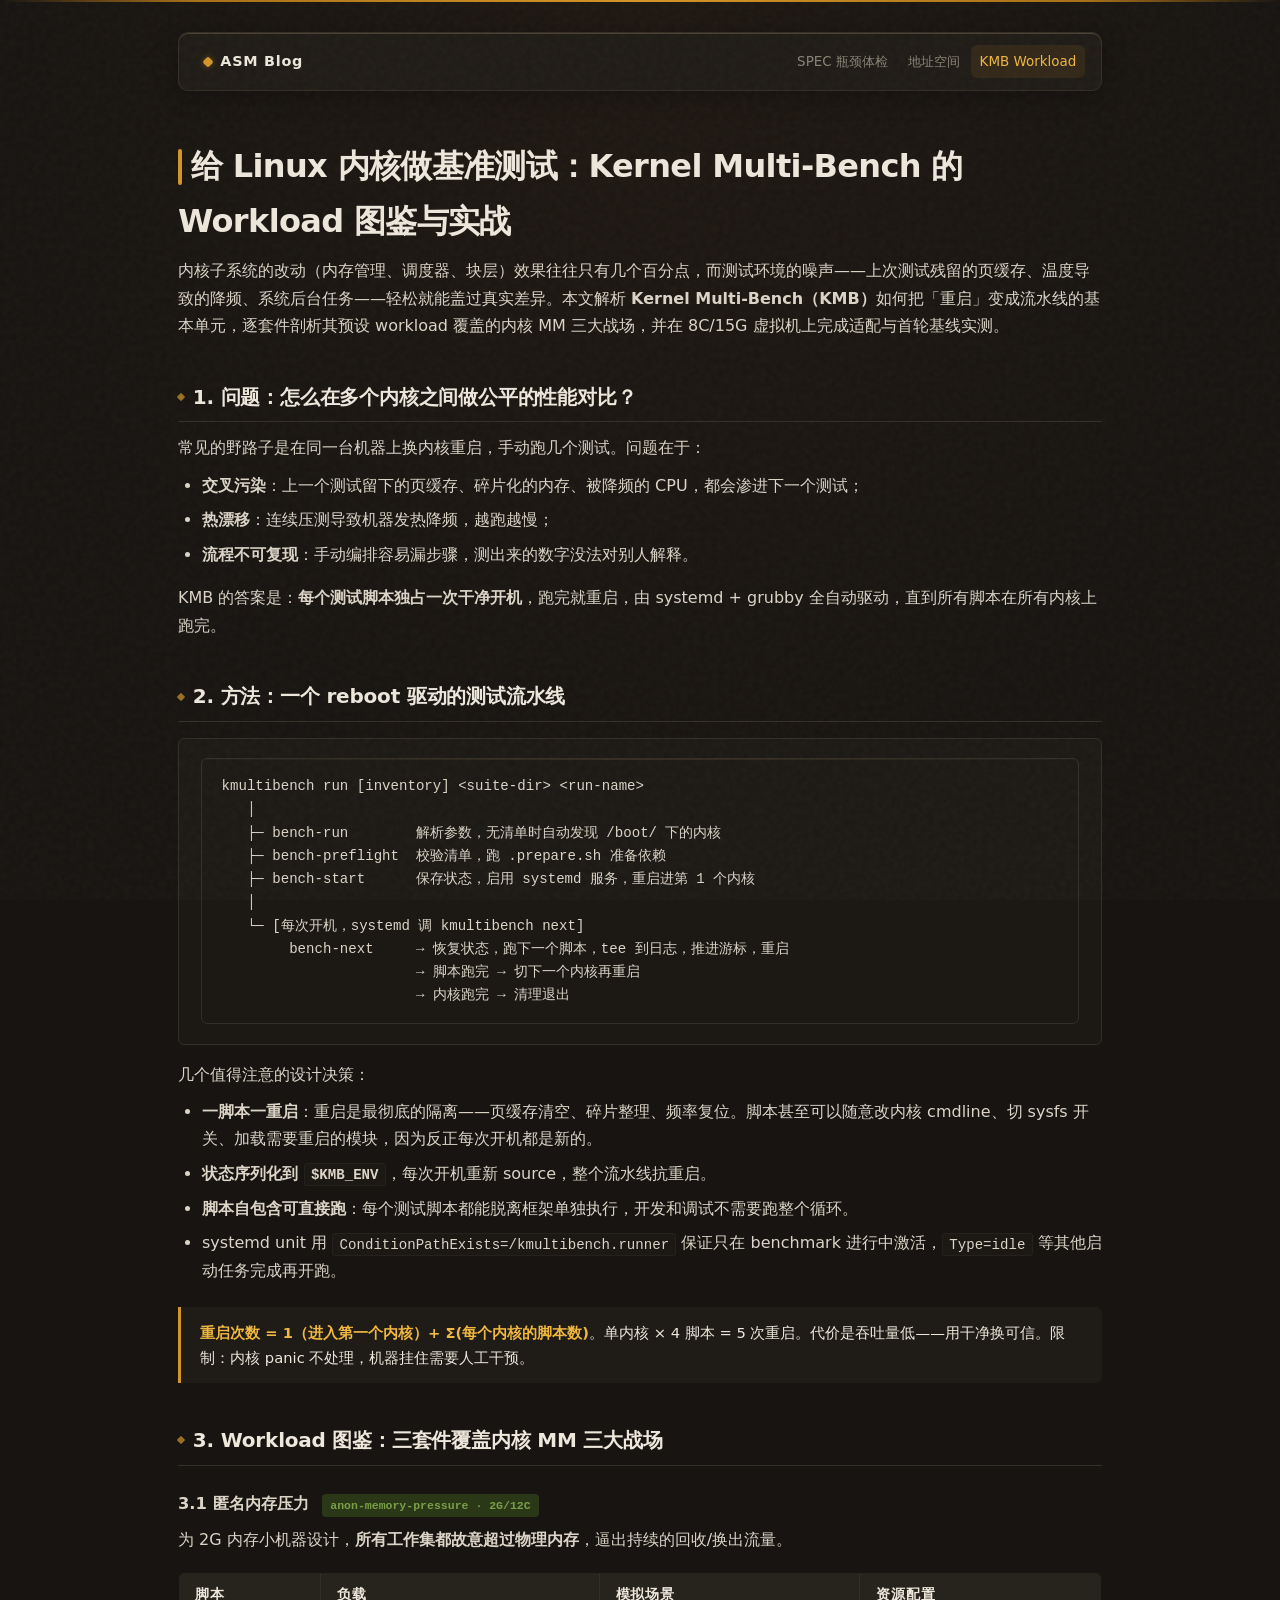
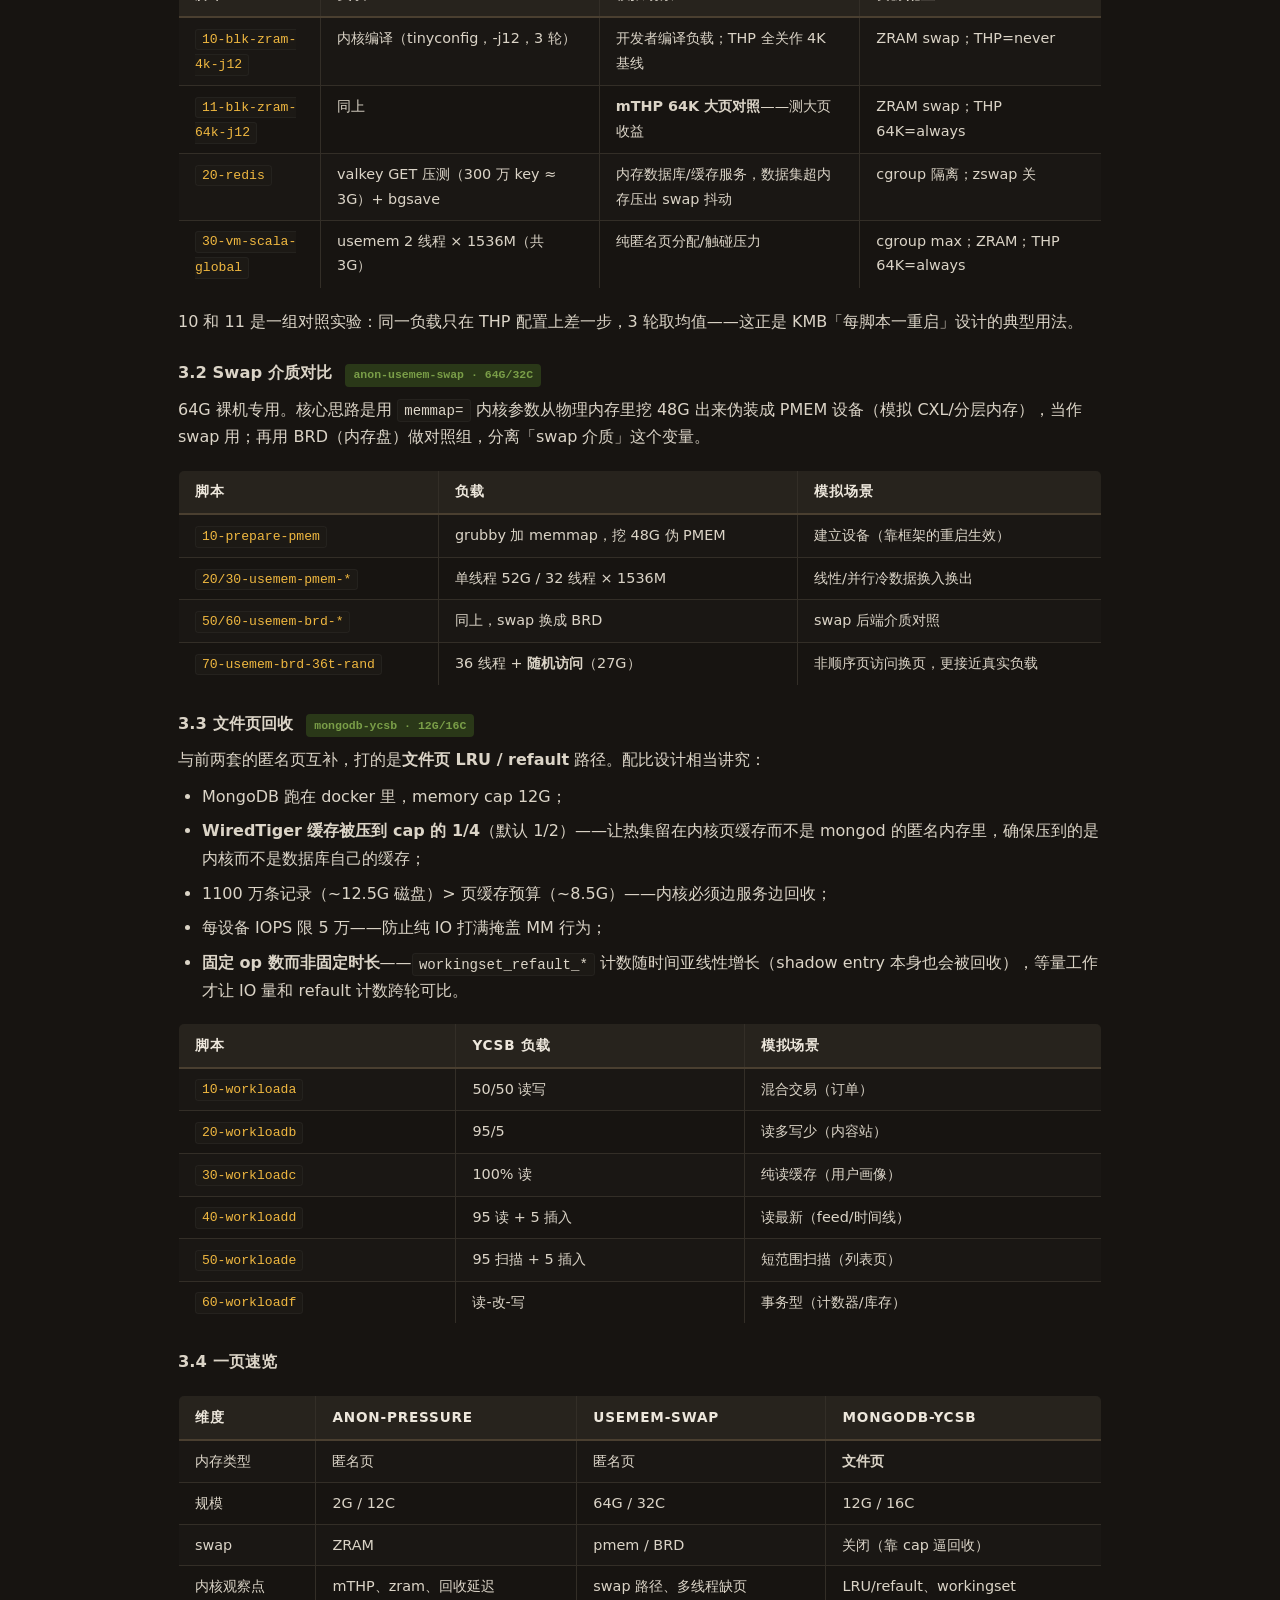
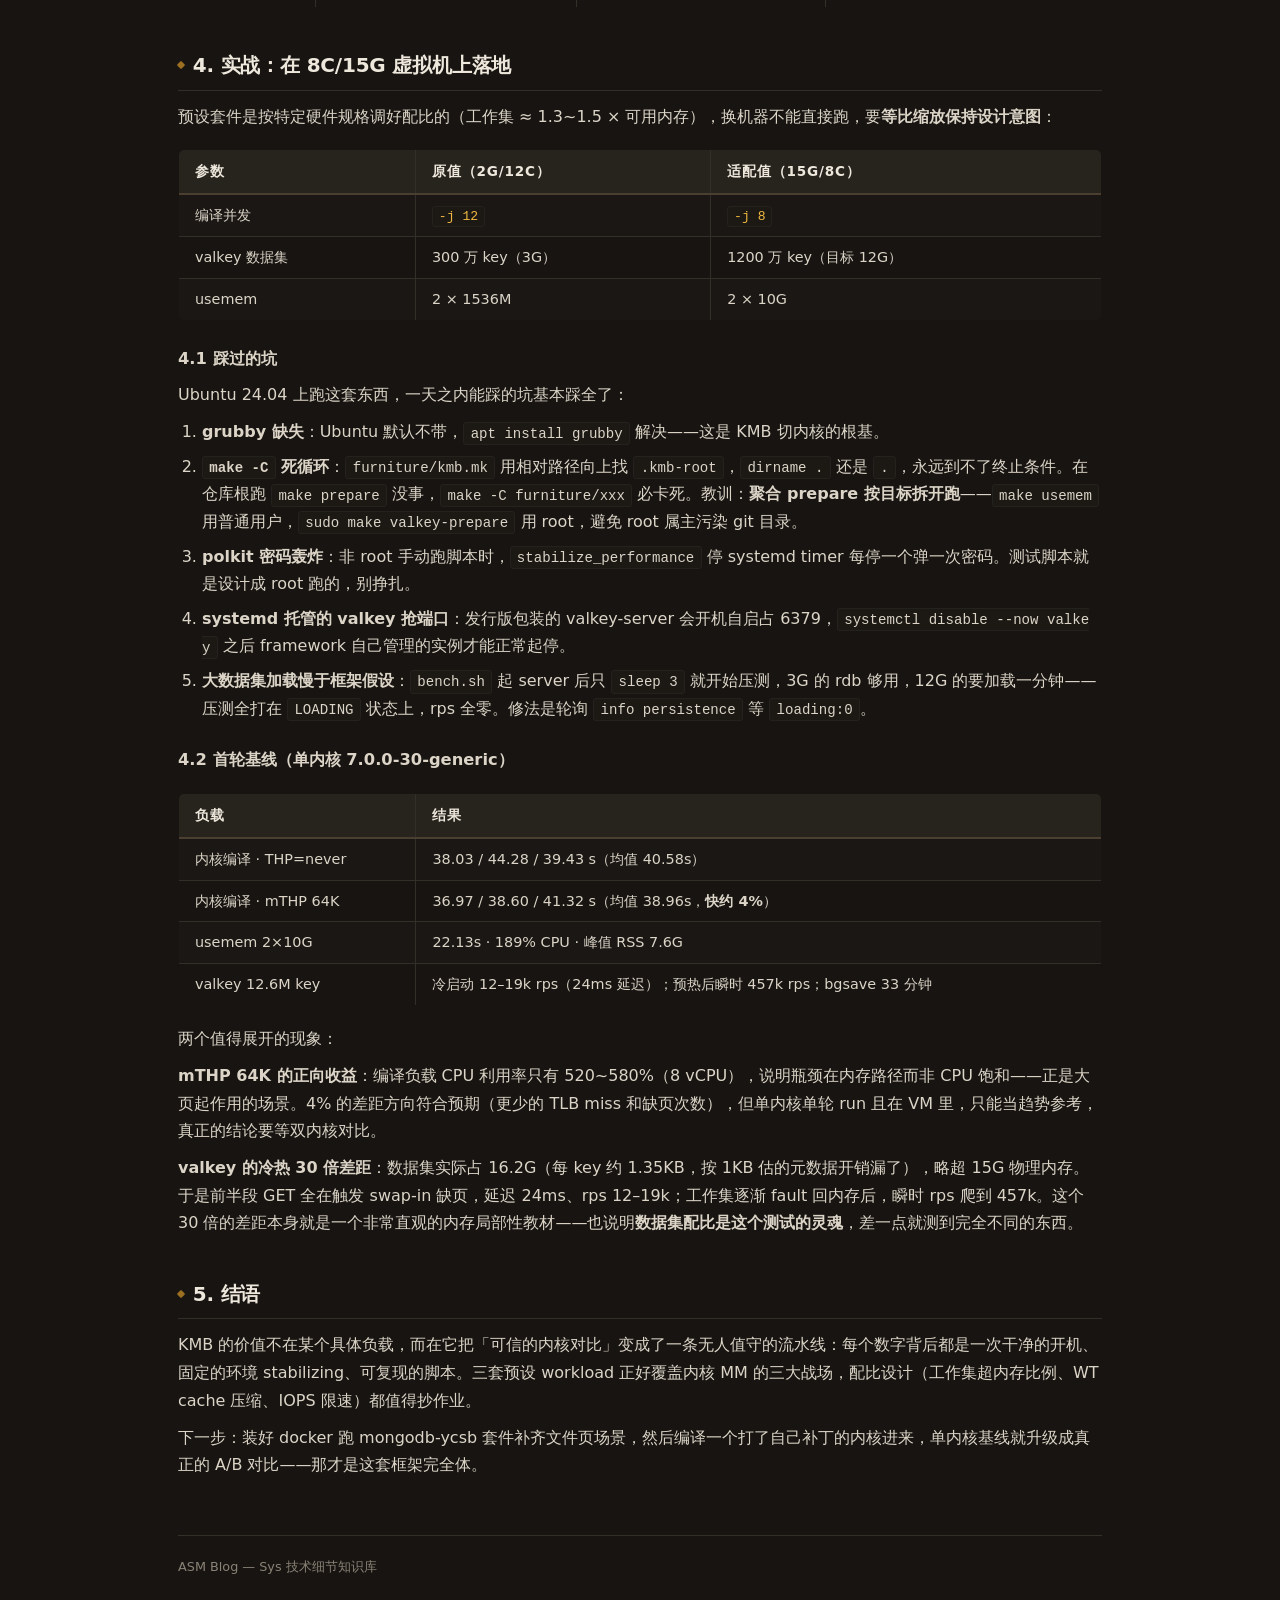
<file: docs/html/posts/kmb-workload-overview.html>
<!DOCTYPE html>
<html lang="zh-CN">
<head>
<meta charset="UTF-8">
<meta name="viewport" content="width=device-width, initial-scale=1.0">
<title>给 Linux 内核做基准测试：KMB Workload 图鉴 — ASM Blog</title>
<link rel="stylesheet" href="../style.css">
<style>
  table.wl { width: 100%; border-collapse: collapse; margin: 1.2rem 0; }
  table.wl th {
    background: var(--surface-hi); text-align: left; padding: 0.6rem 1rem;
    font-weight: 600; font-size: 0.85rem; color: var(--text-hi);
    border-bottom: 2px solid var(--border-hi);
  }
  table.wl td {
    padding: 0.5rem 1rem; border-bottom: 1px solid var(--border);
    font-size: 0.9rem; vertical-align: top;
  }
  table.wl tr:hover td { background: var(--surface); }
  table.wl code { font-family: var(--font-mono); font-size: 0.82rem; color: var(--accent-glow); }
  .flow {
    background: var(--code-bg); border: 1px solid var(--border);
    border-radius: var(--radius); padding: 1.2rem 1.4rem; margin: 1rem 0;
    overflow-x: auto;
  }
  .flow pre { margin: 0; font-family: var(--font-mono); font-size: 0.88rem; line-height: 1.65; color: var(--text); }
  .takeaway {
    border-left: 3px solid var(--accent); background: var(--surface);
    padding: 0.8rem 1.2rem; margin: 1.4rem 0; border-radius: 0 var(--radius) var(--radius) 0;
    font-size: 0.92rem; color: var(--text-hi);
  }
  .takeaway strong { color: var(--accent-glow); }
  .num { font-variant-numeric: tabular-nums; }
  .suite-tag {
    display: inline-block; font-family: var(--font-mono); font-size: 0.72rem;
    color: var(--green); background: var(--green-dim);
    padding: 0.1rem 0.5rem; border-radius: 4px; margin-left: 0.5rem;
  }
</style>
</head>
<body>

<nav>
  <a href="../index.html" class="brand">ASM Blog</a>
  <a href="spec-bottleneck-analysis.html">SPEC 瓶颈体检</a>
  <a href="address-space.html">地址空间</a>
  <a href="kmb-workload-overview.html" class="active">KMB Workload</a>
</nav>

<h1>给 Linux 内核做基准测试：Kernel Multi-Bench 的 Workload 图鉴与实战</h1>

<p>内核子系统的改动（内存管理、调度器、块层）效果往往只有几个百分点，而测试环境的噪声——上次测试残留的页缓存、温度导致的降频、系统后台任务——轻松就能盖过真实差异。本文解析 <strong>Kernel Multi-Bench（KMB）</strong>如何把「重启」变成流水线的基本单元，逐套件剖析其预设 workload 覆盖的内核 MM 三大战场，并在 8C/15G 虚拟机上完成适配与首轮基线实测。</p>

<!-- ─────────────────────────────────────────────────────────────── -->
<h2>1. 问题：怎么在多个内核之间做公平的性能对比？</h2>

<p>常见的野路子是在同一台机器上换内核重启，手动跑几个测试。问题在于：</p>
<ul>
  <li><strong>交叉污染</strong>：上一个测试留下的页缓存、碎片化的内存、被降频的 CPU，都会渗进下一个测试；</li>
  <li><strong>热漂移</strong>：连续压测导致机器发热降频，越跑越慢；</li>
  <li><strong>流程不可复现</strong>：手动编排容易漏步骤，测出来的数字没法对别人解释。</li>
</ul>

<p>KMB 的答案是：<strong>每个测试脚本独占一次干净开机</strong>，跑完就重启，由 systemd + grubby 全自动驱动，直到所有脚本在所有内核上跑完。</p>

<!-- ─────────────────────────────────────────────────────────────── -->
<h2>2. 方法：一个 reboot 驱动的测试流水线</h2>

<div class="flow">
<pre>kmultibench run [inventory] &lt;suite-dir&gt; &lt;run-name&gt;
   │
   ├─ bench-run        解析参数，无清单时自动发现 /boot/ 下的内核
   ├─ bench-preflight  校验清单，跑 .prepare.sh 准备依赖
   ├─ bench-start      保存状态，启用 systemd 服务，重启进第 1 个内核
   │
   └─ [每次开机，systemd 调 kmultibench next]
        bench-next     → 恢复状态，跑下一个脚本，tee 到日志，推进游标，重启
                       → 脚本跑完 → 切下一个内核再重启
                       → 内核跑完 → 清理退出</pre>
</div>

<p>几个值得注意的设计决策：</p>
<ul>
  <li><strong>一脚本一重启</strong>：重启是最彻底的隔离——页缓存清空、碎片整理、频率复位。脚本甚至可以随意改内核 cmdline、切 sysfs 开关、加载需要重启的模块，因为反正每次开机都是新的。</li>
  <li><strong>状态序列化到 <code>$KMB_ENV</code></strong>，每次开机重新 source，整个流水线抗重启。</li>
  <li><strong>脚本自包含可直接跑</strong>：每个测试脚本都能脱离框架单独执行，开发和调试不需要跑整个循环。</li>
  <li>systemd unit 用 <code>ConditionPathExists=/kmultibench.runner</code> 保证只在 benchmark 进行中激活，<code>Type=idle</code> 等其他启动任务完成再开跑。</li>
</ul>

<div class="takeaway">
  <strong>重启次数 = 1（进入第一个内核）+ Σ(每个内核的脚本数)</strong>。单内核 × 4 脚本 = 5 次重启。代价是吞吐量低——用干净换可信。限制：内核 panic 不处理，机器挂住需要人工干预。
</div>

<!-- ─────────────────────────────────────────────────────────────── -->
<h2>3. Workload 图鉴：三套件覆盖内核 MM 三大战场</h2>

<h3>3.1 匿名内存压力 <span class="suite-tag">anon-memory-pressure · 2G/12C</span></h3>

<p>为 2G 内存小机器设计，<strong>所有工作集都故意超过物理内存</strong>，逼出持续的回收/换出流量。</p>

<table class="wl">
<tr><th>脚本</th><th>负载</th><th>模拟场景</th><th>资源配置</th></tr>
<tr><td><code>10-blk-zram-4k-j12</code></td><td>内核编译（tinyconfig，-j12，3 轮）</td><td>开发者编译负载；THP 全关作 4K 基线</td><td>ZRAM swap；THP=never</td></tr>
<tr><td><code>11-blk-zram-64k-j12</code></td><td>同上</td><td><strong>mTHP 64K 大页对照</strong>——测大页收益</td><td>ZRAM swap；THP 64K=always</td></tr>
<tr><td><code>20-redis</code></td><td>valkey GET 压测（300 万 key ≈ 3G）+ bgsave</td><td>内存数据库/缓存服务，数据集超内存压出 swap 抖动</td><td>cgroup 隔离；zswap 关</td></tr>
<tr><td><code>30-vm-scala-global</code></td><td>usemem 2 线程 × 1536M（共 3G）</td><td>纯匿名页分配/触碰压力</td><td>cgroup max；ZRAM；THP 64K=always</td></tr>
</table>

<p>10 和 11 是一组对照实验：同一负载只在 THP 配置上差一步，3 轮取均值——这正是 KMB「每脚本一重启」设计的典型用法。</p>

<h3>3.2 Swap 介质对比 <span class="suite-tag">anon-usemem-swap · 64G/32C</span></h3>

<p>64G 裸机专用。核心思路是用 <code>memmap=</code> 内核参数从物理内存里挖 48G 出来伪装成 PMEM 设备（模拟 CXL/分层内存），当作 swap 用；再用 BRD（内存盘）做对照组，分离「swap 介质」这个变量。</p>

<table class="wl">
<tr><th>脚本</th><th>负载</th><th>模拟场景</th></tr>
<tr><td><code>10-prepare-pmem</code></td><td>grubby 加 memmap，挖 48G 伪 PMEM</td><td>建立设备（靠框架的重启生效）</td></tr>
<tr><td><code>20/30-usemem-pmem-*</code></td><td>单线程 52G / 32 线程 × 1536M</td><td>线性/并行冷数据换入换出</td></tr>
<tr><td><code>50/60-usemem-brd-*</code></td><td>同上，swap 换成 BRD</td><td>swap 后端介质对照</td></tr>
<tr><td><code>70-usemem-brd-36t-rand</code></td><td>36 线程 + <strong>随机访问</strong>（27G）</td><td>非顺序页访问换页，更接近真实负载</td></tr>
</table>

<h3>3.3 文件页回收 <span class="suite-tag">mongodb-ycsb · 12G/16C</span></h3>

<p>与前两套的匿名页互补，打的是<strong>文件页 LRU / refault</strong> 路径。配比设计相当讲究：</p>

<ul>
  <li>MongoDB 跑在 docker 里，memory cap 12G；</li>
  <li><strong>WiredTiger 缓存被压到 cap 的 1/4</strong>（默认 1/2）——让热集留在内核页缓存而不是 mongod 的匿名内存里，确保压到的是内核而不是数据库自己的缓存；</li>
  <li>1100 万条记录（~12.5G 磁盘）&gt; 页缓存预算（~8.5G）——内核必须边服务边回收；</li>
  <li>每设备 IOPS 限 5 万——防止纯 IO 打满掩盖 MM 行为；</li>
  <li><strong>固定 op 数而非固定时长</strong>——<code>workingset_refault_*</code> 计数随时间亚线性增长（shadow entry 本身也会被回收），等量工作才让 IO 量和 refault 计数跨轮可比。</li>
</ul>

<table class="wl">
<tr><th>脚本</th><th>YCSB 负载</th><th>模拟场景</th></tr>
<tr><td><code>10-workloada</code></td><td>50/50 读写</td><td>混合交易（订单）</td></tr>
<tr><td><code>20-workloadb</code></td><td>95/5</td><td>读多写少（内容站）</td></tr>
<tr><td><code>30-workloadc</code></td><td>100% 读</td><td>纯读缓存（用户画像）</td></tr>
<tr><td><code>40-workloadd</code></td><td>95 读 + 5 插入</td><td>读最新（feed/时间线）</td></tr>
<tr><td><code>50-workloade</code></td><td>95 扫描 + 5 插入</td><td>短范围扫描（列表页）</td></tr>
<tr><td><code>60-workloadf</code></td><td>读-改-写</td><td>事务型（计数器/库存）</td></tr>
</table>

<h3>3.4 一页速览</h3>

<table class="wl">
<tr><th>维度</th><th>anon-pressure</th><th>usemem-swap</th><th>mongodb-ycsb</th></tr>
<tr><td>内存类型</td><td>匿名页</td><td>匿名页</td><td><strong>文件页</strong></td></tr>
<tr><td>规模</td><td class="num">2G / 12C</td><td class="num">64G / 32C</td><td class="num">12G / 16C</td></tr>
<tr><td>swap</td><td>ZRAM</td><td>pmem / BRD</td><td>关闭（靠 cap 逼回收）</td></tr>
<tr><td>内核观察点</td><td>mTHP、zram、回收延迟</td><td>swap 路径、多线程缺页</td><td>LRU/refault、workingset</td></tr>
</table>

<!-- ─────────────────────────────────────────────────────────────── -->
<h2>4. 实战：在 8C/15G 虚拟机上落地</h2>

<p>预设套件是按特定硬件规格调好配比的（工作集 ≈ 1.3~1.5 × 可用内存），换机器不能直接跑，要<strong>等比缩放保持设计意图</strong>：</p>

<table class="wl">
<tr><th>参数</th><th>原值（2G/12C）</th><th>适配值（15G/8C）</th></tr>
<tr><td>编译并发</td><td><code>-j 12</code></td><td><code>-j 8</code></td></tr>
<tr><td>valkey 数据集</td><td>300 万 key（3G）</td><td>1200 万 key（目标 12G）</td></tr>
<tr><td>usemem</td><td>2 × 1536M</td><td>2 × 10G</td></tr>
</table>

<h3>4.1 踩过的坑</h3>

<p>Ubuntu 24.04 上跑这套东西，一天之内能踩的坑基本踩全了：</p>

<ol>
  <li><strong>grubby 缺失</strong>：Ubuntu 默认不带，<code>apt install grubby</code> 解决——这是 KMB 切内核的根基。</li>
  <li><strong><code>make -C</code> 死循环</strong>：<code>furniture/kmb.mk</code> 用相对路径向上找 <code>.kmb-root</code>，<code>dirname .</code> 还是 <code>.</code>，永远到不了终止条件。在仓库根跑 <code>make prepare</code> 没事，<code>make -C furniture/xxx</code> 必卡死。教训：<strong>聚合 prepare 按目标拆开跑</strong>——<code>make usemem</code> 用普通用户，<code>sudo make valkey-prepare</code> 用 root，避免 root 属主污染 git 目录。</li>
  <li><strong>polkit 密码轰炸</strong>：非 root 手动跑脚本时，<code>stabilize_performance</code> 停 systemd timer 每停一个弹一次密码。测试脚本就是设计成 root 跑的，别挣扎。</li>
  <li><strong>systemd 托管的 valkey 抢端口</strong>：发行版包装的 valkey-server 会开机自启占 6379，<code>systemctl disable --now valkey</code> 之后 framework 自己管理的实例才能正常起停。</li>
  <li><strong>大数据集加载慢于框架假设</strong>：<code>bench.sh</code> 起 server 后只 <code>sleep 3</code> 就开始压测，3G 的 rdb 够用，12G 的要加载一分钟——压测全打在 <code>LOADING</code> 状态上，rps 全零。修法是轮询 <code>info persistence</code> 等 <code>loading:0</code>。</li>
</ol>

<h3>4.2 首轮基线（单内核 7.0.0-30-generic）</h3>

<table class="wl">
<tr><th>负载</th><th>结果</th></tr>
<tr><td>内核编译 · THP=never</td><td class="num">38.03 / 44.28 / 39.43 s（均值 40.58s）</td></tr>
<tr><td>内核编译 · mTHP 64K</td><td class="num">36.97 / 38.60 / 41.32 s（均值 38.96s，<strong>快约 4%</strong>）</td></tr>
<tr><td>usemem 2×10G</td><td class="num">22.13s · 189% CPU · 峰值 RSS 7.6G</td></tr>
<tr><td>valkey 12.6M key</td><td class="num">冷启动 12–19k rps（24ms 延迟）；预热后瞬时 457k rps；bgsave 33 分钟</td></tr>
</table>

<p>两个值得展开的现象：</p>

<p><strong>mTHP 64K 的正向收益</strong>：编译负载 CPU 利用率只有 520~580%（8 vCPU），说明瓶颈在内存路径而非 CPU 饱和——正是大页起作用的场景。4% 的差距方向符合预期（更少的 TLB miss 和缺页次数），但单内核单轮 run 且在 VM 里，只能当趋势参考，真正的结论要等双内核对比。</p>

<p><strong>valkey 的冷热 30 倍差距</strong>：数据集实际占 16.2G（每 key 约 1.35KB，按 1KB 估的元数据开销漏了），略超 15G 物理内存。于是前半段 GET 全在触发 swap-in 缺页，延迟 24ms、rps 12–19k；工作集逐渐 fault 回内存后，瞬时 rps 爬到 457k。这个 30 倍的差距本身就是一个非常直观的内存局部性教材——也说明<strong>数据集配比是这个测试的灵魂</strong>，差一点就测到完全不同的东西。</p>

<!-- ─────────────────────────────────────────────────────────────── -->
<h2>5. 结语</h2>

<p>KMB 的价值不在某个具体负载，而在它把「可信的内核对比」变成了一条无人值守的流水线：每个数字背后都是一次干净的开机、固定的环境 stabilizing、可复现的脚本。三套预设 workload 正好覆盖内核 MM 的三大战场，配比设计（工作集超内存比例、WT cache 压缩、IOPS 限速）都值得抄作业。</p>

<p>下一步：装好 docker 跑 mongodb-ycsb 套件补齐文件页场景，然后编译一个打了自己补丁的内核进来，单内核基线就升级成真正的 A/B 对比——那才是这套框架完全体。</p>

<footer>ASM Blog — Sys 技术细节知识库</footer>
</body>
</html>
</file>
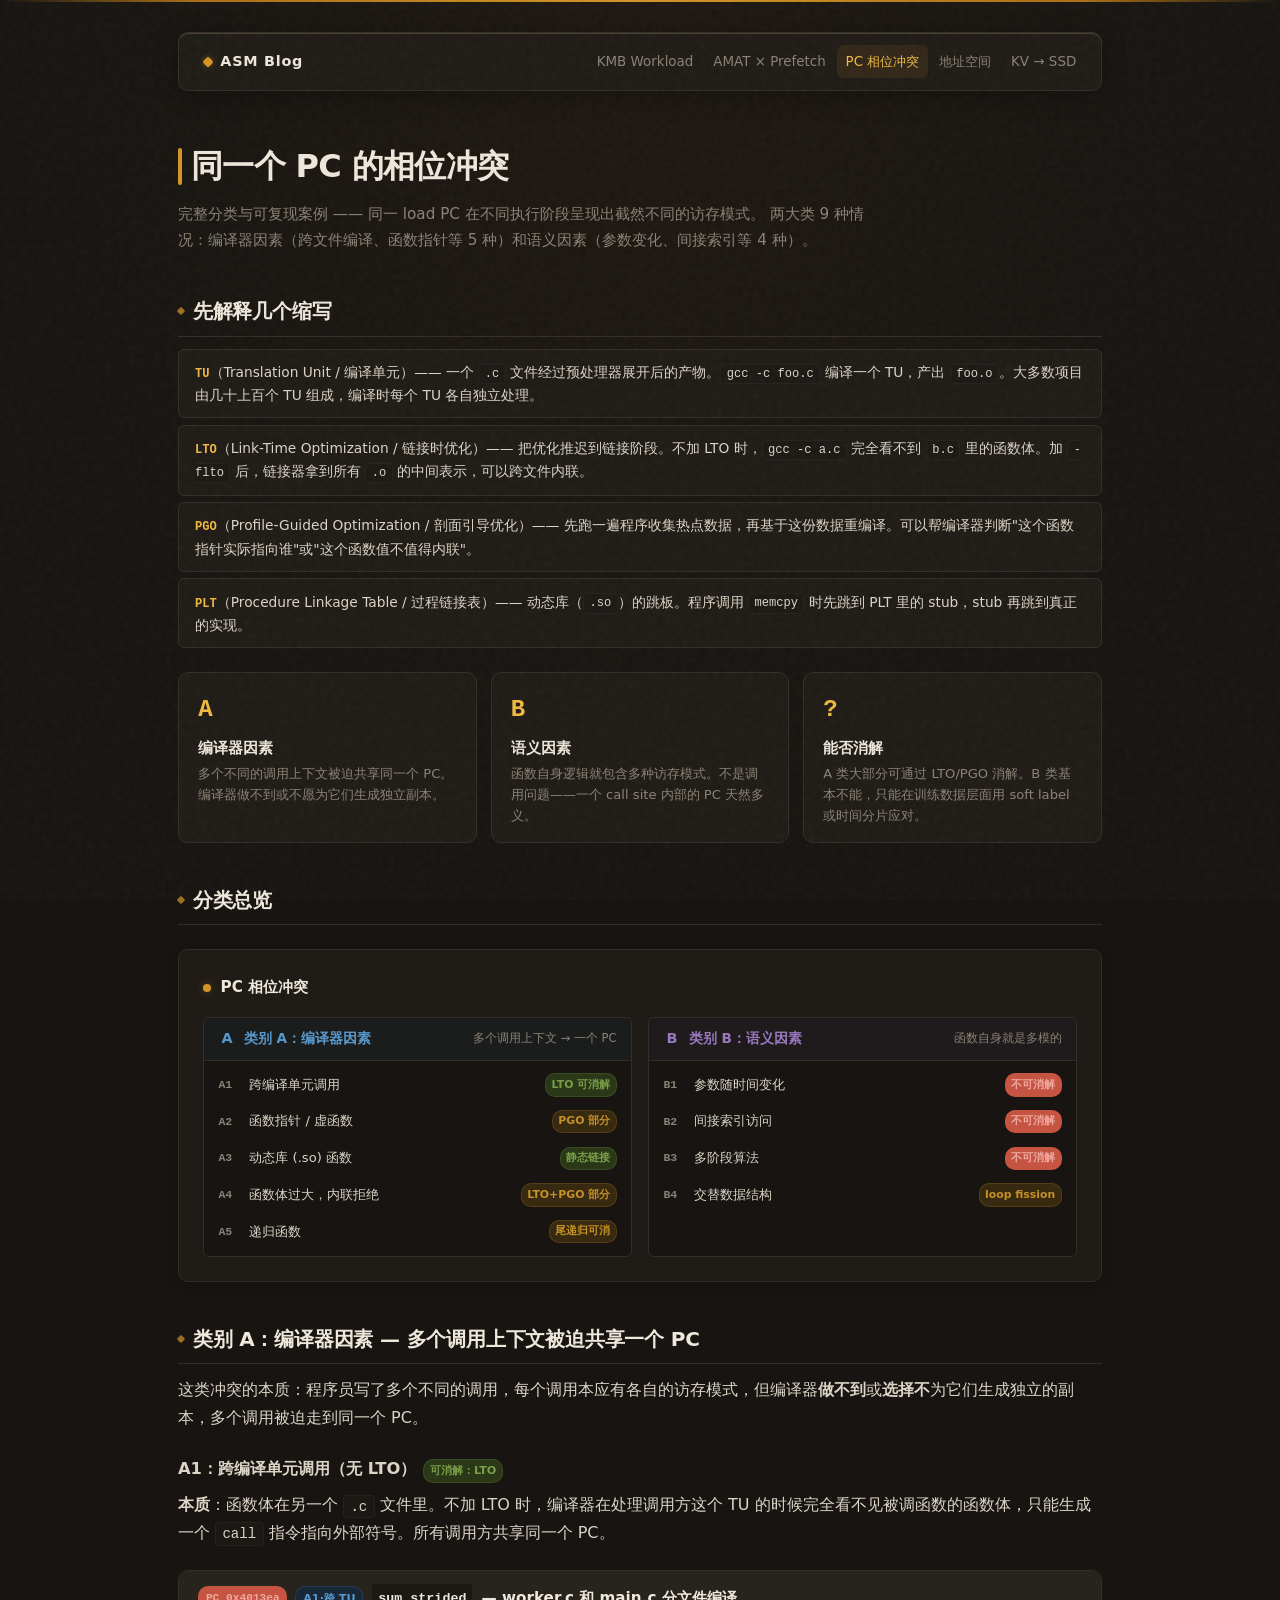
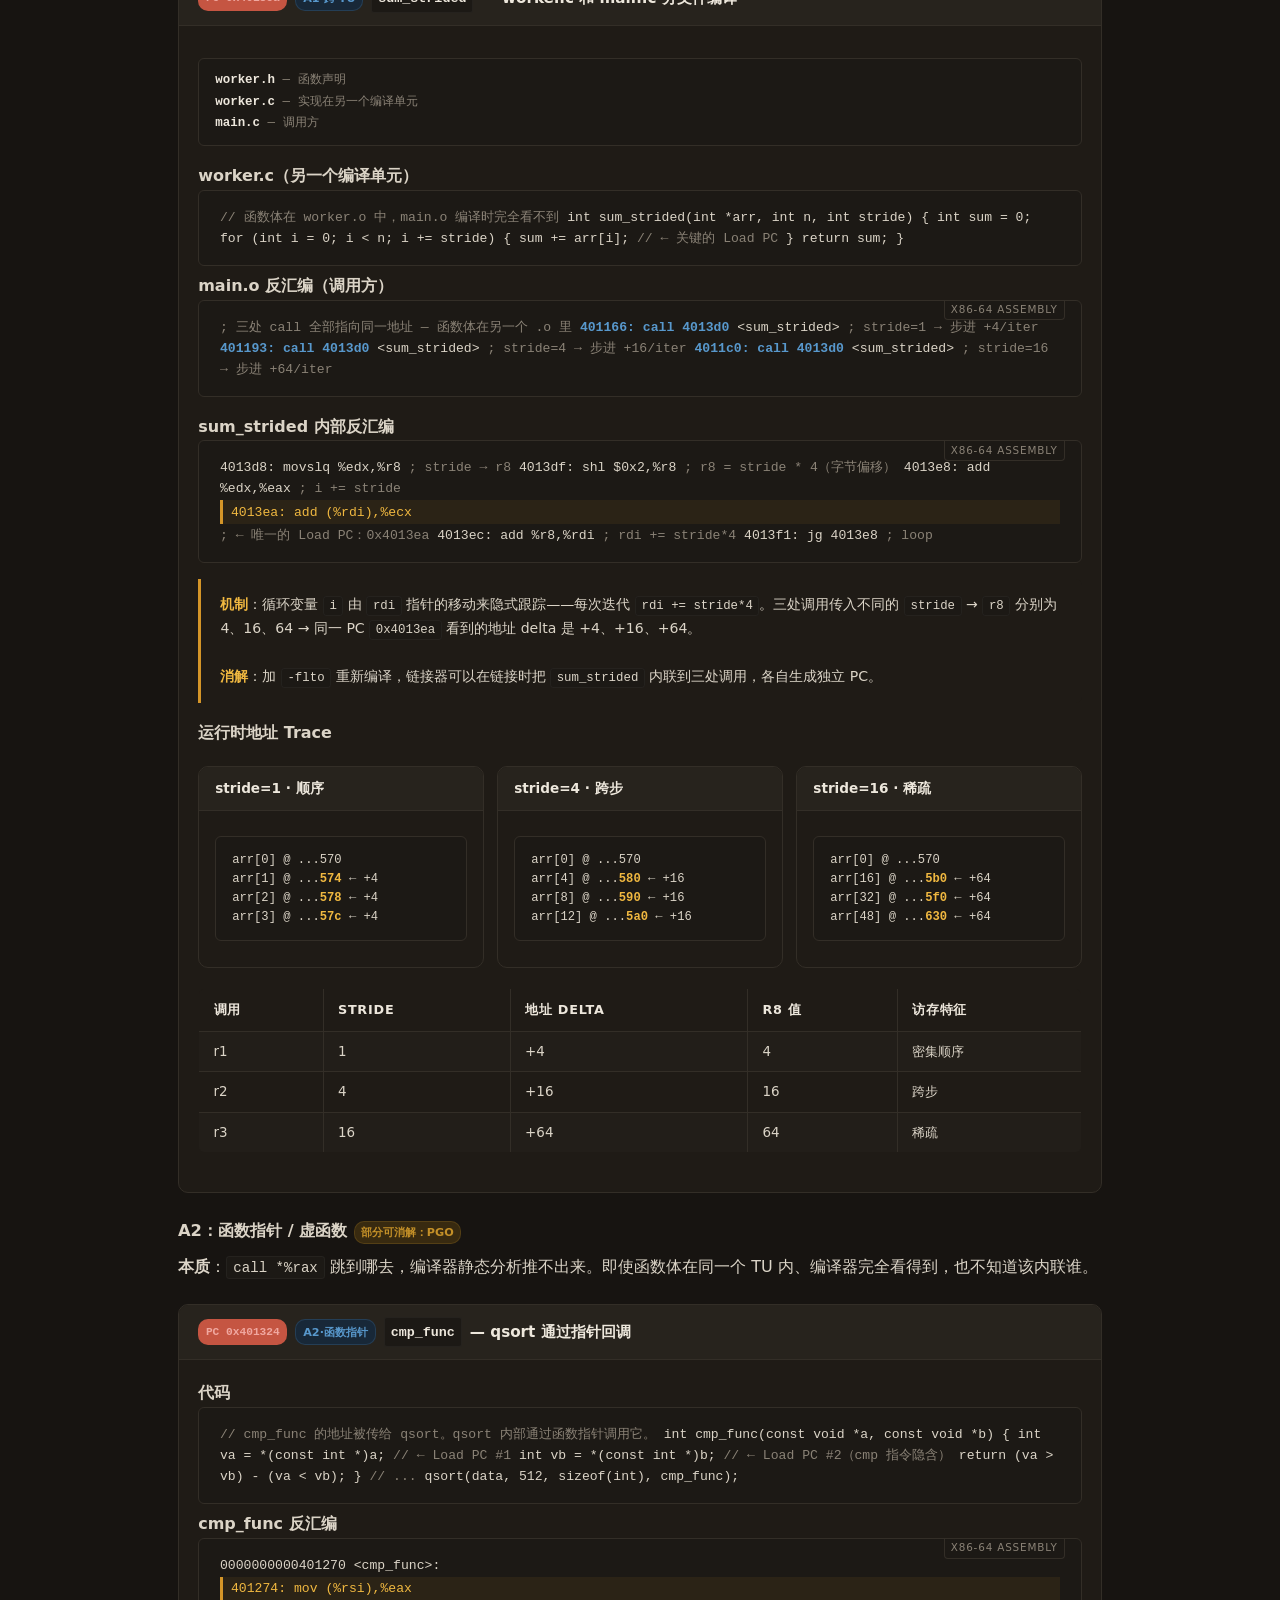
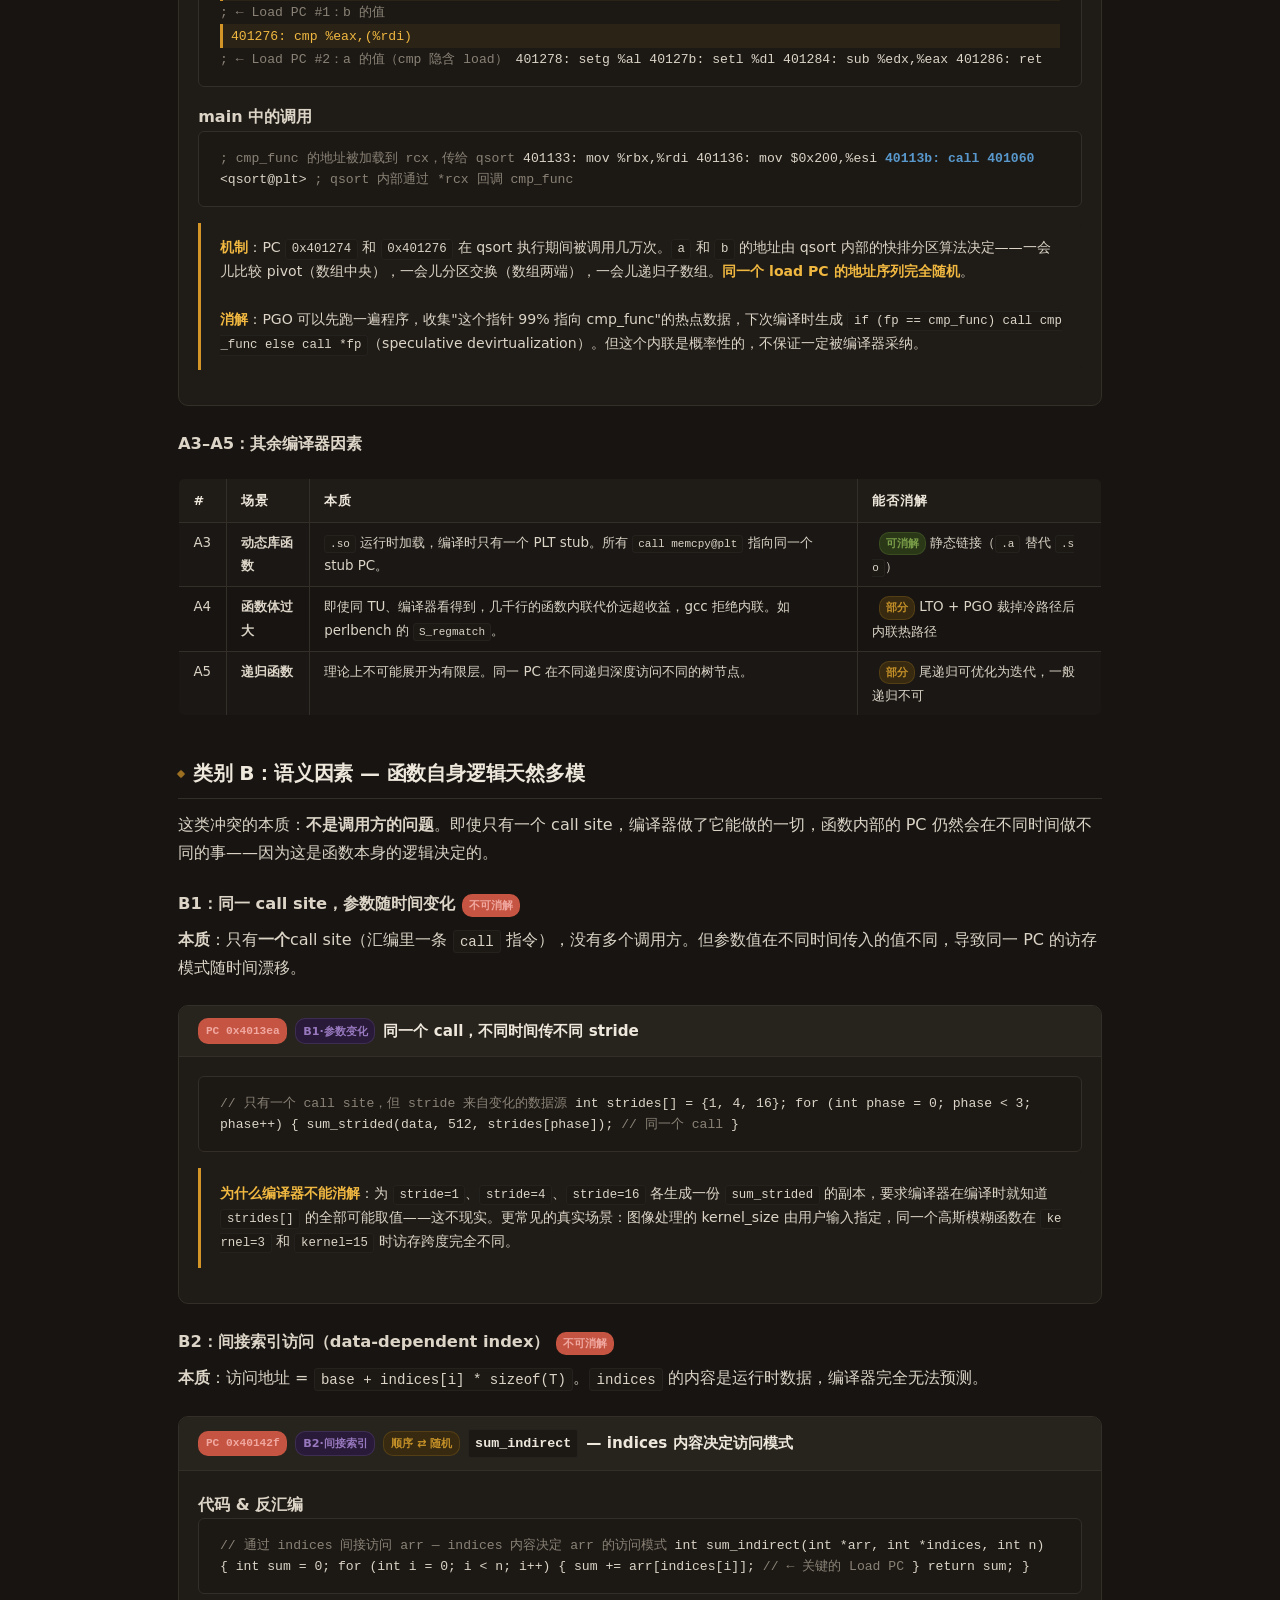
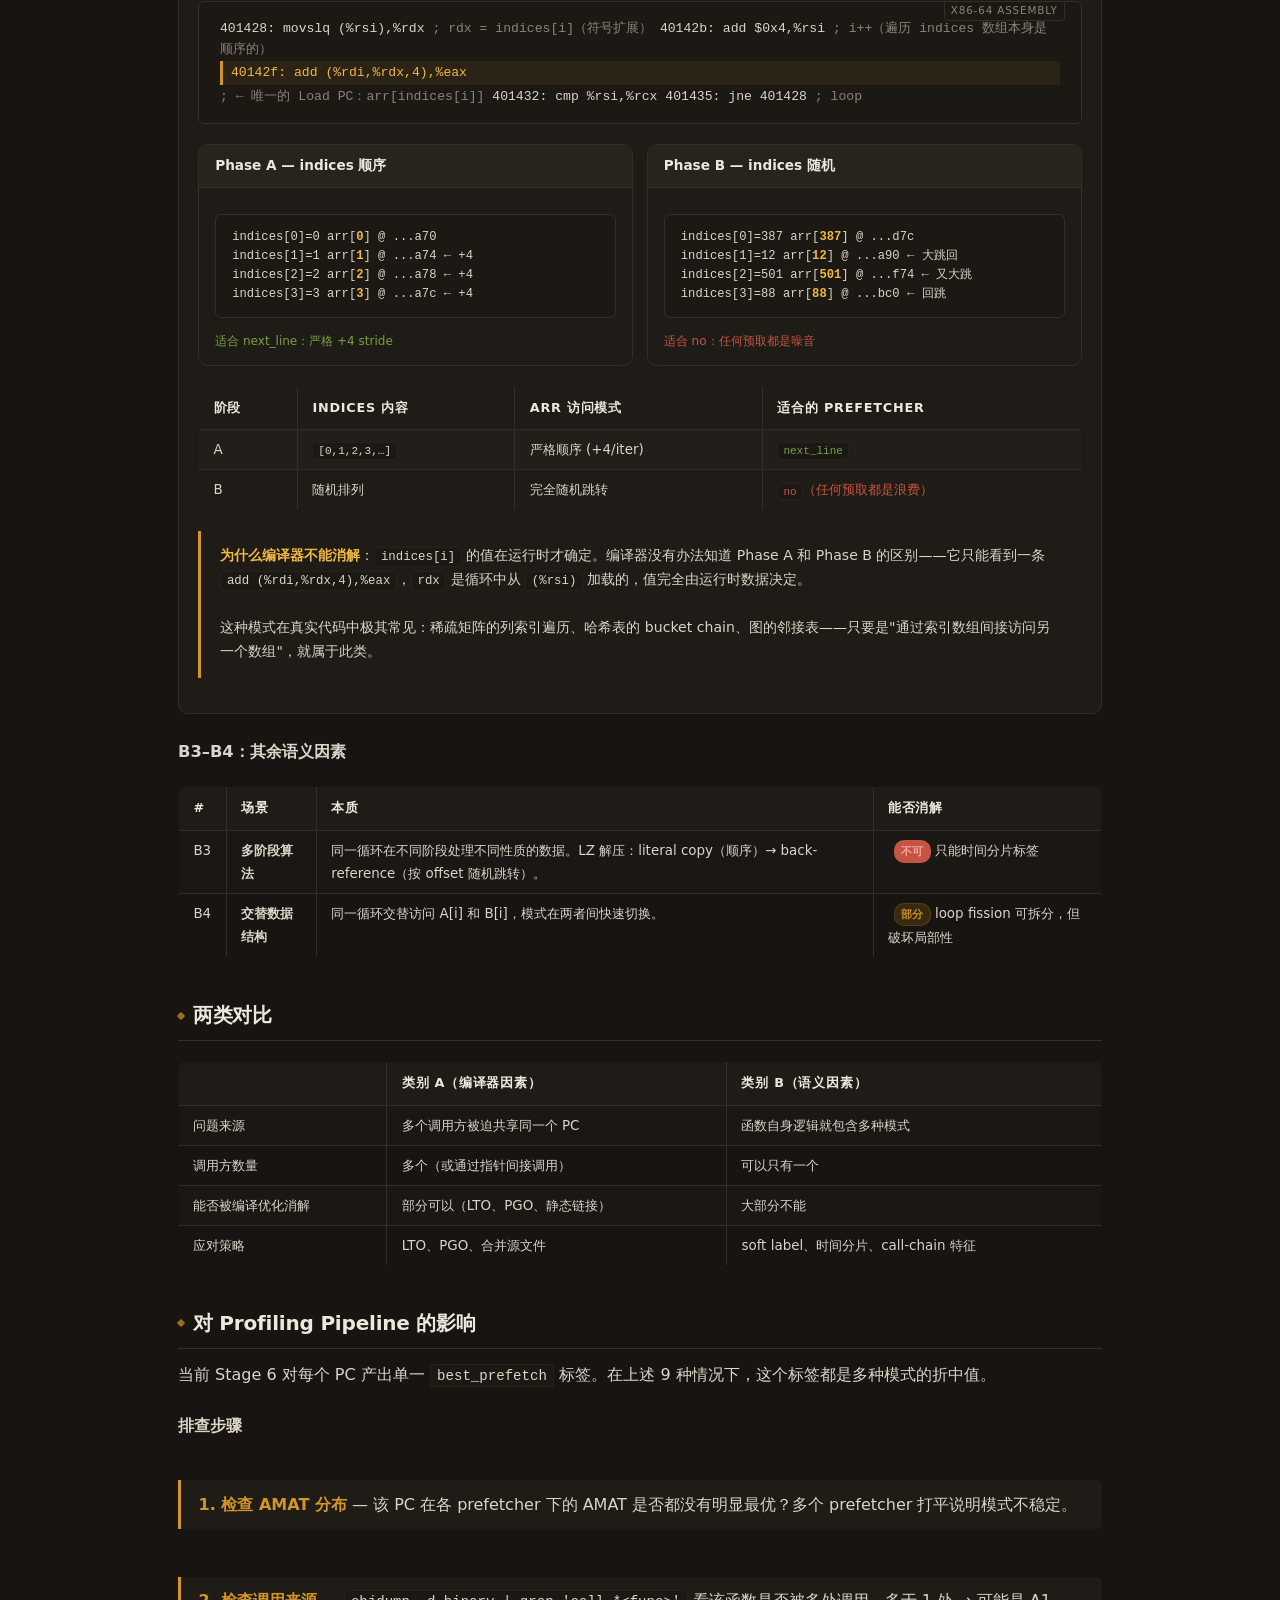
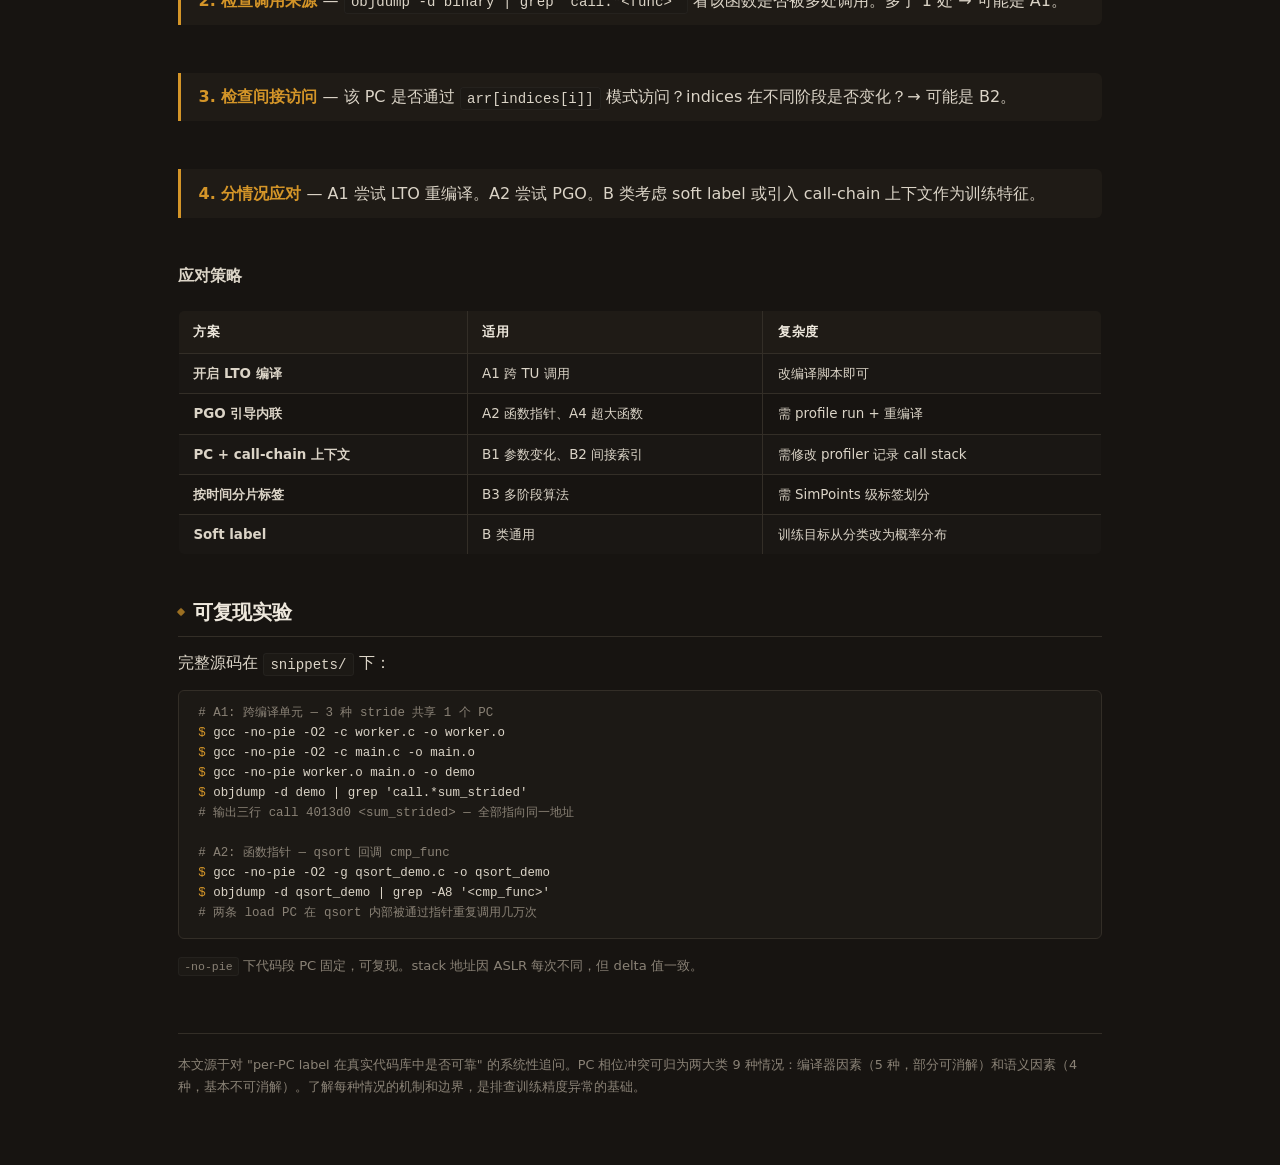
<file: docs/html/posts/pc-phase-conflict.html>
<!DOCTYPE html>
<html lang="zh-CN">
<head>
<meta charset="UTF-8">
<meta name="viewport" content="width=device-width, initial-scale=1.0">
<title>同一个 PC 的相位冲突 — 完整分类与可复现案例</title>
<link rel="stylesheet" href="../style.css">
<style>
  .hero { margin: 1rem 0 2rem; }
  .hero .tagline { color: var(--muted); font-size: .95rem; line-height: 1.7; max-width: 700px; }

  .insight-row {
    display: grid; grid-template-columns: repeat(auto-fit, minmax(200px, 1fr));
    gap: .85rem; margin: 1.5rem 0;
  }
  .insight-card {
    background: var(--surface);
    border: 1px solid var(--border);
    border-radius: var(--radius-lg);
    padding: 1rem 1.2rem;
    transition: border-color var(--transition), transform var(--transition), box-shadow var(--transition);
  }
  .insight-card:hover {
    border-color: var(--border-hi);
    transform: translateY(-2px);
    box-shadow: 0 4px 24px rgba(0,0,0,0.25);
  }
  .insight-card .ic-num {
    font-family: var(--font-mono);
    font-size: 1.5rem; font-weight: 700;
    color: var(--accent-glow);
  }
  .insight-card h4 { margin: .3rem 0 .15rem; font-size: .92rem; color: var(--text-hi); }
  .insight-card p { font-size: .82rem; color: var(--muted); line-height: 1.6; margin: 0; }

  .example-block {
    background: var(--surface);
    border: 1px solid var(--border);
    border-radius: var(--radius-lg);
    margin: 1.5rem 0;
    overflow: hidden;
    transition: border-color var(--transition), box-shadow var(--transition);
  }
  .example-block:hover {
    border-color: var(--border-hi);
    box-shadow: 0 4px 28px rgba(0,0,0,0.25);
  }
  .example-hd {
    background: var(--surface-hi);
    padding: .75rem 1.2rem;
    border-bottom: 1px solid var(--border);
    display: flex;
    align-items: center;
    justify-content: space-between;
    gap: 1rem;
    flex-wrap: wrap;
  }
  .example-title {
    font-weight: 650; font-size: .95rem; color: var(--text-hi);
    display: flex; align-items: center; gap: .5rem;
  }
  .example-badge {
    font-size: .7rem; font-weight: 700;
    padding: .2em .6em; border-radius: 10px; white-space: nowrap;
  }
  .badge-pc    { background: var(--red); color: #f0a8a0; border: 1px solid rgba(197,85,66,0.2); font-family: var(--font-mono); }
  .badge-a     { background: var(--blue-dim); color: var(--blue); border: 1px solid rgba(88,152,204,0.2); }
  .badge-b     { background: var(--purple-dim); color: var(--purple); border: 1px solid rgba(152,120,190,0.2); }
  .badge-mix   { background: var(--yellow-dim); color: var(--yellow); border: 1px solid rgba(196,144,40,0.2); }
  .example-body { padding: 1.2rem; }

  .file-tree {
    background: var(--code-bg);
    border: 1px solid var(--border);
    border-radius: var(--radius);
    padding: .7rem 1rem;
    margin: .8rem 0;
    font-family: var(--font-mono);
    font-size: .78rem; line-height: 1.7; color: var(--muted);
  }
  .file-tree .hl { color: var(--text-hi); font-weight: 600; }

  .asm-box {
    background: var(--code-bg);
    border: 1px solid var(--border);
    border-radius: var(--radius);
    padding: 1rem 1.3rem;
    margin-bottom: 1rem;
    font-family: var(--font-mono);
    font-size: .82rem; line-height: 1.6;
    overflow-x: auto; position: relative;
  }
  .asm-box::before {
    content: 'x86-64 Assembly';
    position: absolute; top: -1px; right: 1rem;
    font-size: .65rem; text-transform: uppercase; letter-spacing: .08em;
    color: var(--muted); background: var(--code-bg);
    padding: .15em .6em;
    border: 1px solid var(--border); border-top: none;
    border-radius: 0 0 4px 4px; font-family: var(--font-body);
  }
  .asm-box.compact::before { display: none; }
  .asm-box.compact { margin-bottom: .4rem; }
  .asm-load {
    color: var(--accent-glow);
    background: rgba(212,149,40,0.08);
    display: inline-block; width: 100%;
    padding: .12em 0; margin: .08em 0;
    border-left: 3px solid var(--accent);
    padding-left: .5rem;
  }
  .asm-call {
    color: var(--blue); font-weight: 600;
  }

  .split-demo {
    display: grid; grid-template-columns: 1fr 1fr;
    gap: .85rem; margin: 1.25rem 0;
  }
  @media (max-width: 700px) { .split-demo { grid-template-columns: 1fr; } }
  .split-col {
    background: var(--surface);
    border: 1px solid var(--border);
    border-radius: var(--radius-lg); overflow: hidden;
  }
  .split-col-hd {
    background: var(--surface-hi);
    padding: .6rem 1rem;
    font-weight: 650; font-size: .85rem; color: var(--text-hi);
    border-bottom: 1px solid var(--border);
    display: flex; align-items: center; gap: .5rem;
  }
  .split-col-body { padding: .8rem 1rem; }
  .split-col-body .asm-box { margin-bottom: 0; font-size: .75rem; }
  .split-col-body .asm-box::before { display: none; }

  .three-col {
    display: grid; grid-template-columns: repeat(3, 1fr);
    gap: .85rem; margin: 1.25rem 0;
  }
  @media (max-width: 700px) { .three-col { grid-template-columns: 1fr; } }

  .output-box {
    background: var(--code-bg);
    border: 1px solid var(--border);
    border-radius: var(--radius);
    padding: .85rem 1rem; margin: .8rem 0;
    font-family: var(--font-mono); font-size: .76rem;
    line-height: 1.55; overflow-x: auto; color: var(--text);
  }
  .output-box .delta { color: var(--accent-glow); font-weight: 600; }

  .why-box {
    background: var(--surface);
    border-left: 3px solid var(--accent);
    border-radius: 0 var(--radius) var(--radius) 0;
    padding: .85rem 1.2rem; margin: 1rem 0;
    font-size: .88rem; color: var(--text); line-height: 1.7;
  }
  .why-box strong { color: var(--accent-glow); }

  .cmd-box {
    background: var(--code-bg);
    border: 1px solid var(--border);
    border-radius: var(--radius);
    padding: .85rem 1.2rem; margin: .8rem 0;
    font-family: var(--font-mono); font-size: .78rem;
    line-height: 1.6; color: var(--text); overflow-x: auto;
  }
  .cmd-box .prompt { color: var(--accent); }
  .cmd-box .comment { color: var(--muted); }

  table {
    width: 100%; border-collapse: collapse;
    margin: 1.25rem 0; font-size: .87rem;
    border-radius: var(--radius); overflow: hidden;
    border: 1px solid var(--border);
  }
  th {
    background: var(--surface); font-weight: 600;
    color: var(--text-hi); font-size: .8rem;
    text-transform: uppercase; letter-spacing: .06em;
    padding: .65rem .9rem; border: 1px solid var(--border);
  }
  td {
    border: 1px solid var(--border);
    padding: .5rem .9rem; vertical-align: top; font-size: .84rem;
  }
  tr:nth-child(even) { background: rgba(255,255,255,0.012); }
  td code { font-size: .82em; }
  td:first-child { white-space: nowrap; }

  .note-group {
    display: flex; flex-direction: column; gap: .5rem; margin: 1.25rem 0;
  }

  /* ── Taxonomy Tree ────────────────────────────────── */
  .tax-tree {
    margin: 1.5rem 0;
    background: var(--surface);
    border: 1px solid var(--border);
    border-radius: var(--radius-lg);
    padding: 1.5rem;
    box-shadow: 0 2px 12px rgba(0,0,0,0.12);
}
  .tax-root {
    display: flex; align-items: center; gap: .6rem;
    font-weight: 700; font-size: .95rem; color: var(--text-hi);
    margin-bottom: 1rem;
  }
  .tax-root::before {
    content: '';
    display: inline-block;
    width: 8px; height: 8px;
    background: var(--accent);
    border-radius: 50%;
    flex-shrink: 0;
    box-shadow: 0 0 8px rgba(212,149,40,0.3);
  }
  .tax-branches {
    display: grid;
    grid-template-columns: 1fr 1fr;
    gap: 1rem;
  }
  @media (max-width: 640px) {
    .tax-branches { grid-template-columns: 1fr; }
  }
  .tax-branch {
    background: var(--bg);
    border: 1px solid var(--border);
    border-radius: var(--radius);
    overflow: hidden;
    transition: border-color var(--transition);
  }
  .tax-branch:hover { border-color: var(--border-hi); }
  .tax-branch-hd {
    padding: .55rem .9rem;
    font-weight: 650; font-size: .85rem;
    display: flex; align-items: center; gap: .5rem;
    border-bottom: 1px solid var(--border);
  }
  .tax-branch-a .tax-branch-hd {
    background: rgba(88,152,204,0.06);
    color: var(--blue);
  }
  .tax-branch-b .tax-branch-hd {
    background: rgba(152,120,190,0.06);
    color: var(--purple);
  }
  .tax-branch-hd .tax-icon {
    font-size: .9rem;
    width: 1.2em; text-align: center;
    flex-shrink: 0;
  }
  .tax-branch-sub {
    font-size: .72rem; color: var(--muted);
    font-weight: 400; margin-left: auto;
  }
  .tax-items {
    display: flex; flex-direction: column;
    padding: .35rem 0;
  }
  .tax-item {
    display: flex; align-items: center; gap: .5rem;
    padding: .42rem .9rem;
    font-size: .82rem;
    color: var(--text);
    transition: background var(--transition);
  }
  .tax-item:hover { background: rgba(255,255,255,0.015); }
  .tax-item .tax-id {
    font-family: var(--font-mono);
    font-size: .72rem; font-weight: 700;
    min-width: 2em; color: var(--muted);
  }
  .tax-item .tax-fix {
    margin-left: auto;
    font-size: .68rem;
    padding: .12em .5em;
    border-radius: 10px;
    font-weight: 600;
    white-space: nowrap;
  }

  .glossary-item {
    background: var(--surface);
    border: 1px solid var(--border);
    border-radius: var(--radius);
    padding: .7rem 1rem;
    margin: .4rem 0;
    font-size: .86rem;
    line-height: 1.6;
  }
  .glossary-item strong { color: var(--accent-glow); font-family: var(--font-mono); font-size: .88em; }

  .fix-tag {
    display: inline-block;
    font-size: .7rem; font-weight: 700;
    padding: .1em .55em; border-radius: 10px;
    margin-left: .4rem;
  }
  .fix-yes { background: var(--green-dim); color: var(--green); border: 1px solid rgba(122,158,72,0.2); }
  .fix-may { background: var(--yellow-dim); color: var(--yellow); border: 1px solid rgba(196,144,40,0.2); }
  .fix-no  { background: var(--red); color: #f0a8a0; border: 1px solid rgba(197,85,66,0.2); }
</style>
</head>
<body>

<nav>
  <a href="../index.html" class="brand">ASM Blog</a>
  <a href="kmb-workload-overview.html">KMB Workload</a>
  <a href="profiling-amat.html">AMAT × Prefetch</a>
  <a href="pc-phase-conflict.html" class="active">PC 相位冲突</a>
  <a href="address-space.html">地址空间</a>
  <a href="dgx-spark-kv-offload-data-path.html">KV → SSD</a>
</nav>

<div class="hero">
  <h1>同一个 PC 的相位冲突</h1>
  <p class="tagline">
    完整分类与可复现案例 —— 同一 load PC 在不同执行阶段呈现出截然不同的访存模式。
    两大类 9 种情况：编译器因素（跨文件编译、函数指针等 5 种）和语义因素（参数变化、间接索引等 4 种）。
  </p>
</div>

<!-- ── 缩写解释 ─────────────────────────────────────── -->
<h2>先解释几个缩写</h2>

<div class="glossary-item"><strong>TU</strong>（Translation Unit / 编译单元）—— 一个 <code>.c</code> 文件经过预处理器展开后的产物。<code>gcc -c foo.c</code> 编译一个 TU，产出 <code>foo.o</code>。大多数项目由几十上百个 TU 组成，编译时每个 TU 各自独立处理。</div>
<div class="glossary-item"><strong>LTO</strong>（Link-Time Optimization / 链接时优化）—— 把优化推迟到链接阶段。不加 LTO 时，<code>gcc -c a.c</code> 完全看不到 <code>b.c</code> 里的函数体。加 <code>-flto</code> 后，链接器拿到所有 <code>.o</code> 的中间表示，可以跨文件内联。</div>
<div class="glossary-item"><strong>PGO</strong>（Profile-Guided Optimization / 剖面引导优化）—— 先跑一遍程序收集热点数据，再基于这份数据重编译。可以帮编译器判断"这个函数指针实际指向谁"或"这个函数值不值得内联"。</div>
<div class="glossary-item"><strong>PLT</strong>（Procedure Linkage Table / 过程链接表）—— 动态库（<code>.so</code>）的跳板。程序调用 <code>memcpy</code> 时先跳到 PLT 里的 stub，stub 再跳到真正的实现。</div>

<!-- ── 核心理念卡片 ─────────────────────────────────── -->
<div class="insight-row">
  <div class="insight-card">
    <div class="ic-num">A</div>
    <h4>编译器因素</h4>
    <p>多个不同的调用上下文被迫共享同一个 PC。编译器做不到或不愿为它们生成独立副本。</p>
  </div>
  <div class="insight-card">
    <div class="ic-num">B</div>
    <h4>语义因素</h4>
    <p>函数自身逻辑就包含多种访存模式。不是调用问题——一个 call site 内部的 PC 天然多义。</p>
  </div>
  <div class="insight-card">
    <div class="ic-num">?</div>
    <h4>能否消解</h4>
    <p>A 类大部分可通过 LTO/PGO 消解。B 类基本不能，只能在训练数据层面用 soft label 或时间分片应对。</p>
  </div>
</div>

<!-- ── 分类总览 ─────────────────────────────────────── -->
<h2>分类总览</h2>

<div class="tax-tree">
  <div class="tax-root">PC 相位冲突</div>
  <div class="tax-branches">

    <div class="tax-branch tax-branch-a">
      <div class="tax-branch-hd">
        <span class="tax-icon">A</span> 类别 A：编译器因素
        <span class="tax-branch-sub">多个调用上下文 → 一个 PC</span>
      </div>
      <div class="tax-items">
        <div class="tax-item">
          <span class="tax-id">A1</span> 跨编译单元调用
          <span class="tax-fix fix-yes">LTO 可消解</span>
        </div>
        <div class="tax-item">
          <span class="tax-id">A2</span> 函数指针 / 虚函数
          <span class="tax-fix fix-may">PGO 部分</span>
        </div>
        <div class="tax-item">
          <span class="tax-id">A3</span> 动态库 (.so) 函数
          <span class="tax-fix fix-yes">静态链接</span>
        </div>
        <div class="tax-item">
          <span class="tax-id">A4</span> 函数体过大，内联拒绝
          <span class="tax-fix fix-may">LTO+PGO 部分</span>
        </div>
        <div class="tax-item">
          <span class="tax-id">A5</span> 递归函数
          <span class="tax-fix fix-may">尾递归可消</span>
        </div>
      </div>
    </div>

    <div class="tax-branch tax-branch-b">
      <div class="tax-branch-hd">
        <span class="tax-icon">B</span> 类别 B：语义因素
        <span class="tax-branch-sub">函数自身就是多模的</span>
      </div>
      <div class="tax-items">
        <div class="tax-item">
          <span class="tax-id">B1</span> 参数随时间变化
          <span class="tax-fix fix-no">不可消解</span>
        </div>
        <div class="tax-item">
          <span class="tax-id">B2</span> 间接索引访问
          <span class="tax-fix fix-no">不可消解</span>
        </div>
        <div class="tax-item">
          <span class="tax-id">B3</span> 多阶段算法
          <span class="tax-fix fix-no">不可消解</span>
        </div>
        <div class="tax-item">
          <span class="tax-id">B4</span> 交替数据结构
          <span class="tax-fix fix-may">loop fission</span>
        </div>
      </div>
    </div>

  </div>
</div>

<!-- ════════════════════════════════════════════════════ -->
<!--  类别 A                                           -->
<!-- ════════════════════════════════════════════════════ -->
<h2>类别 A：编译器因素 — 多个调用上下文被迫共享一个 PC</h2>

<p>这类冲突的本质：程序员写了多个不同的调用，每个调用本应有各自的访存模式，但编译器<strong>做不到</strong>或<strong>选择不</strong>为它们生成独立的副本，多个调用被迫走到同一个 PC。</p>

<!-- A1 -->
<h3>A1：跨编译单元调用（无 LTO）<span class="fix-tag fix-yes">可消解：LTO</span></h3>

<p><strong>本质</strong>：函数体在另一个 <code>.c</code> 文件里。不加 LTO 时，编译器在处理调用方这个 TU 的时候完全看不见被调函数的函数体，只能生成一个 <code>call</code> 指令指向外部符号。所有调用方共享同一个 PC。</p>

<div class="example-block">
  <div class="example-hd">
    <span class="example-title">
      <span class="example-badge badge-pc">PC 0x4013ea</span>
      <span class="example-badge badge-a">A1·跨 TU</span>
      <code>sum_strided</code> — worker.c 和 main.c 分文件编译
    </span>
  </div>
  <div class="example-body">

    <div class="file-tree">
<span class="hl">worker.h</span>   — 函数声明<br>
<span class="hl">worker.c</span>   — 实现在另一个编译单元<br>
<span class="hl">main.c</span>     — 调用方
    </div>

    <h4 style="margin-top:1rem;">worker.c（另一个编译单元）</h4>
    <div class="asm-box compact">
<span style="color:var(--muted)">// 函数体在 worker.o 中，main.o 编译时完全看不到</span>
int sum_strided(int *arr, int n, int stride) {
    int sum = 0;
    for (int i = 0; i &lt; n; i += stride) {
        sum += arr[i];  <span style="color:var(--muted)">// ← 关键的 Load PC</span>
    }
    return sum;
}
    </div>

    <h4>main.o 反汇编（调用方）</h4>
    <div class="asm-box">
<span style="color:var(--muted)">; 三处 call 全部指向同一地址 — 函数体在另一个 .o 里</span>
  <span class="asm-call">401166:  call   4013d0</span> &lt;sum_strided&gt;    <span style="color:var(--muted)">; stride=1  → 步进 +4/iter</span>
  <span class="asm-call">401193:  call   4013d0</span> &lt;sum_strided&gt;    <span style="color:var(--muted)">; stride=4  → 步进 +16/iter</span>
  <span class="asm-call">4011c0:  call   4013d0</span> &lt;sum_strided&gt;    <span style="color:var(--muted)">; stride=16 → 步进 +64/iter</span>
    </div>

    <h4>sum_strided 内部反汇编</h4>
    <div class="asm-box">
  4013d8:  movslq %edx,%r8           <span style="color:var(--muted)">; stride → r8</span>
  4013df:  shl    $0x2,%r8            <span style="color:var(--muted)">; r8 = stride * 4（字节偏移）</span>
  4013e8:  add    %edx,%eax           <span style="color:var(--muted)">; i += stride</span>
  <span class="asm-load">4013ea:  add    (%rdi),%ecx</span>         <span style="color:var(--muted)">; ← 唯一的 Load PC：0x4013ea</span>
  4013ec:  add    %r8,%rdi            <span style="color:var(--muted)">; rdi += stride*4</span>
  4013f1:  jg     4013e8              <span style="color:var(--muted)">; loop</span>
    </div>

    <div class="why-box">
      <strong>机制</strong>：循环变量 <code>i</code> 由 <code>rdi</code> 指针的移动来隐式跟踪——每次迭代 <code>rdi += stride*4</code>。三处调用传入不同的 <code>stride</code> → <code>r8</code> 分别为 4、16、64 → 同一 PC <code>0x4013ea</code> 看到的地址 delta 是 +4、+16、+64。<br><br>
      <strong>消解</strong>：加 <code>-flto</code> 重新编译，链接器可以在链接时把 <code>sum_strided</code> 内联到三处调用，各自生成独立 PC。
    </div>

    <h4>运行时地址 Trace</h4>
    <div class="three-col">
      <div class="split-col">
        <div class="split-col-hd">stride=1 · 顺序</div>
        <div class="split-col-body">
          <div class="output-box">
arr[0]  @ ...570<br>
arr[1]  @ ...<span class="delta">574</span>  ← +4<br>
arr[2]  @ ...<span class="delta">578</span>  ← +4<br>
arr[3]  @ ...<span class="delta">57c</span>  ← +4
          </div>
        </div>
      </div>
      <div class="split-col">
        <div class="split-col-hd">stride=4 · 跨步</div>
        <div class="split-col-body">
          <div class="output-box">
arr[0]  @ ...570<br>
arr[4]  @ ...<span class="delta">580</span>  ← +16<br>
arr[8]  @ ...<span class="delta">590</span>  ← +16<br>
arr[12] @ ...<span class="delta">5a0</span>  ← +16
          </div>
        </div>
      </div>
      <div class="split-col">
        <div class="split-col-hd">stride=16 · 稀疏</div>
        <div class="split-col-body">
          <div class="output-box">
arr[0]  @ ...570<br>
arr[16] @ ...<span class="delta">5b0</span>  ← +64<br>
arr[32] @ ...<span class="delta">5f0</span>  ← +64<br>
arr[48] @ ...<span class="delta">630</span>  ← +64
          </div>
        </div>
      </div>
    </div>

    <table>
      <tr><th>调用</th><th>stride</th><th>地址 delta</th><th>r8 值</th><th>访存特征</th></tr>
      <tr><td>r1</td><td>1</td><td>+4</td><td>4</td><td>密集顺序</td></tr>
      <tr><td>r2</td><td>4</td><td>+16</td><td>16</td><td>跨步</td></tr>
      <tr><td>r3</td><td>16</td><td>+64</td><td>64</td><td>稀疏</td></tr>
    </table>

  </div>
</div>

<!-- A2 -->
<h3>A2：函数指针 / 虚函数<span class="fix-tag fix-may">部分可消解：PGO</span></h3>

<p><strong>本质</strong>：<code>call *%rax</code> 跳到哪去，编译器静态分析推不出来。即使函数体在同一个 TU 内、编译器完全看得到，也不知道该内联谁。</p>

<div class="example-block">
  <div class="example-hd">
    <span class="example-title">
      <span class="example-badge badge-pc">PC 0x401324</span>
      <span class="example-badge badge-a">A2·函数指针</span>
      <code>cmp_func</code> — qsort 通过指针回调
    </span>
  </div>
  <div class="example-body">

    <h4 style="margin-top:0">代码</h4>
    <div class="asm-box compact">
<span style="color:var(--muted)">// cmp_func 的地址被传给 qsort。qsort 内部通过函数指针调用它。</span>
int cmp_func(const void *a, const void *b) {
    int va = *(const int *)a;  <span style="color:var(--muted)">// ← Load PC #1</span>
    int vb = *(const int *)b;  <span style="color:var(--muted)">// ← Load PC #2（cmp 指令隐含）</span>
    return (va &gt; vb) - (va &lt; vb);
}
<span style="color:var(--muted)">// ...</span>
qsort(data, 512, sizeof(int), cmp_func);
    </div>

    <h4>cmp_func 反汇编</h4>
    <div class="asm-box">
0000000000401270 &lt;cmp_func&gt;:
  <span class="asm-load">401274:  mov    (%rsi),%eax</span>        <span style="color:var(--muted)">; ← Load PC #1：b 的值</span>
  <span class="asm-load">401276:  cmp    %eax,(%rdi)</span>        <span style="color:var(--muted)">; ← Load PC #2：a 的值（cmp 隐含 load）</span>
  401278:  setg   %al
  40127b:  setl   %dl
  401284:  sub    %edx,%eax
  401286:  ret
    </div>

    <h4>main 中的调用</h4>
    <div class="asm-box compact">
  <span style="color:var(--muted)">; cmp_func 的地址被加载到 rcx，传给 qsort</span>
  401133:  mov    %rbx,%rdi
  401136:  mov    $0x200,%esi
  <span class="asm-call">40113b:  call   401060</span> &lt;qsort@plt&gt;   <span style="color:var(--muted)">; qsort 内部通过 *rcx 回调 cmp_func</span>
    </div>

    <div class="why-box">
      <strong>机制</strong>：PC <code>0x401274</code> 和 <code>0x401276</code> 在 qsort 执行期间被调用几万次。<code>a</code> 和 <code>b</code> 的地址由 qsort 内部的快排分区算法决定——一会儿比较 pivot（数组中央），一会儿分区交换（数组两端），一会儿递归子数组。<strong>同一个 load PC 的地址序列完全随机</strong>。<br><br>
      <strong>消解</strong>：PGO 可以先跑一遍程序，收集"这个指针 99% 指向 cmp_func"的热点数据，下次编译时生成 <code>if (fp == cmp_func) call cmp_func else call *fp</code>（speculative devirtualization）。但这个内联是概率性的，不保证一定被编译器采纳。
    </div>

  </div>
</div>

<!-- A3-A5 -->
<h3>A3–A5：其余编译器因素</h3>

<table>
  <tr><th>#</th><th>场景</th><th>本质</th><th>能否消解</th></tr>
  <tr>
    <td>A3</td>
    <td><strong>动态库函数</strong></td>
    <td><code>.so</code> 运行时加载，编译时只有一个 PLT stub。所有 <code>call memcpy@plt</code> 指向同一个 stub PC。</td>
    <td><span class="fix-tag fix-yes">可消解</span> 静态链接（<code>.a</code> 替代 <code>.so</code>）</td>
  </tr>
  <tr>
    <td>A4</td>
    <td><strong>函数体过大</strong></td>
    <td>即使同 TU、编译器看得到，几千行的函数内联代价远超收益，gcc 拒绝内联。如 perlbench 的 <code>S_regmatch</code>。</td>
    <td><span class="fix-tag fix-may">部分</span> LTO + PGO 裁掉冷路径后内联热路径</td>
  </tr>
  <tr>
    <td>A5</td>
    <td><strong>递归函数</strong></td>
    <td>理论上不可能展开为有限层。同一 PC 在不同递归深度访问不同的树节点。</td>
    <td><span class="fix-tag fix-may">部分</span> 尾递归可优化为迭代，一般递归不可</td>
  </tr>
</table>

<!-- ════════════════════════════════════════════════════ -->
<!--  类别 B                                           -->
<!-- ════════════════════════════════════════════════════ -->
<h2>类别 B：语义因素 — 函数自身逻辑天然多模</h2>

<p>这类冲突的本质：<strong>不是调用方的问题</strong>。即使只有一个 call site，编译器做了它能做的一切，函数内部的 PC 仍然会在不同时间做不同的事——因为这是函数本身的逻辑决定的。</p>

<!-- B1 -->
<h3>B1：同一 call site，参数随时间变化<span class="fix-tag fix-no">不可消解</span></h3>

<p><strong>本质</strong>：只有<strong>一个</strong>call site（汇编里一条 <code>call</code> 指令），没有多个调用方。但参数值在不同时间传入的值不同，导致同一 PC 的访存模式随时间漂移。</p>

<div class="example-block">
  <div class="example-hd">
    <span class="example-title">
      <span class="example-badge badge-pc">PC 0x4013ea</span>
      <span class="example-badge badge-b">B1·参数变化</span>
      同一个 call，不同时间传不同 stride
    </span>
  </div>
  <div class="example-body">

    <div class="asm-box compact">
<span style="color:var(--muted)">// 只有一个 call site，但 stride 来自变化的数据源</span>
int strides[] = {1, 4, 16};
for (int phase = 0; phase &lt; 3; phase++) {
    sum_strided(data, 512, strides[phase]);  <span style="color:var(--muted)">// 同一个 call</span>
}
    </div>

    <div class="why-box">
      <strong>为什么编译器不能消解</strong>：为 <code>stride=1</code>、<code>stride=4</code>、<code>stride=16</code> 各生成一份 <code>sum_strided</code> 的副本，要求编译器在编译时就知道 <code>strides[]</code> 的全部可能取值——这不现实。更常见的真实场景：图像处理的 kernel_size 由用户输入指定，同一个高斯模糊函数在 <code>kernel=3</code> 和 <code>kernel=15</code> 时访存跨度完全不同。
    </div>

  </div>
</div>

<!-- B2 -->
<h3>B2：间接索引访问（data-dependent index）<span class="fix-tag fix-no">不可消解</span></h3>

<p><strong>本质</strong>：访问地址 = <code>base + indices[i] * sizeof(T)</code>。<code>indices</code> 的内容是运行时数据，编译器完全无法预测。</p>

<div class="example-block">
  <div class="example-hd">
    <span class="example-title">
      <span class="example-badge badge-pc">PC 0x40142f</span>
      <span class="example-badge badge-b">B2·间接索引</span>
      <span class="example-badge badge-mix">顺序 ⇄ 随机</span>
      <code>sum_indirect</code> — indices 内容决定访问模式
    </span>
  </div>
  <div class="example-body">

    <h4 style="margin-top:0">代码 & 反汇编</h4>
    <div class="asm-box compact">
<span style="color:var(--muted)">// 通过 indices 间接访问 arr — indices 内容决定 arr 的访问模式</span>
int sum_indirect(int *arr, int *indices, int n) {
    int sum = 0;
    for (int i = 0; i &lt; n; i++) {
        sum += arr[indices[i]];  <span style="color:var(--muted)">// ← 关键的 Load PC</span>
    }
    return sum;
}
    </div>

    <div class="asm-box">
  401428:  movslq (%rsi),%rdx           <span style="color:var(--muted)">; rdx = indices[i]（符号扩展）</span>
  40142b:  add    $0x4,%rsi             <span style="color:var(--muted)">; i++（遍历 indices 数组本身是顺序的）</span>
  <span class="asm-load">40142f:  add    (%rdi,%rdx,4),%eax</span>    <span style="color:var(--muted)">; ← 唯一的 Load PC：arr[indices[i]]</span>
  401432:  cmp    %rsi,%rcx
  401435:  jne    401428                <span style="color:var(--muted)">; loop</span>
    </div>

    <div class="split-demo">
      <div class="split-col">
        <div class="split-col-hd">Phase A — indices 顺序</div>
        <div class="split-col-body">
          <div class="output-box">
indices[0]=0   arr[<span class="delta">0</span>] @ ...a70<br>
indices[1]=1   arr[<span class="delta">1</span>] @ ...a74  ← +4<br>
indices[2]=2   arr[<span class="delta">2</span>] @ ...a78  ← +4<br>
indices[3]=3   arr[<span class="delta">3</span>] @ ...a7c  ← +4
          </div>
          <p style="font-size:.75rem;color:var(--green);margin:.4rem 0 0;">适合 next_line：严格 +4 stride</p>
        </div>
      </div>
      <div class="split-col">
        <div class="split-col-hd">Phase B — indices 随机</div>
        <div class="split-col-body">
          <div class="output-box">
indices[0]=387 arr[<span class="delta">387</span>] @ ...d7c<br>
indices[1]=12  arr[<span class="delta">12</span>]  @ ...a90  ← 大跳回<br>
indices[2]=501 arr[<span class="delta">501</span>] @ ...f74  ← 又大跳<br>
indices[3]=88  arr[<span class="delta">88</span>]  @ ...bc0  ← 回跳
          </div>
          <p style="font-size:.75rem;color:var(--red);margin:.4rem 0 0;">适合 no：任何预取都是噪音</p>
        </div>
      </div>
    </div>

    <table>
      <tr><th>阶段</th><th>indices 内容</th><th>arr 访问模式</th><th>适合的 prefetcher</th></tr>
      <tr><td>A</td><td><code>[0,1,2,3,…]</code></td><td>严格顺序 (+4/iter)</td><td style="color:var(--green)"><code>next_line</code></td></tr>
      <tr><td>B</td><td>随机排列</td><td>完全随机跳转</td><td style="color:var(--red)"><code>no</code>（任何预取都是浪费）</td></tr>
    </table>

    <div class="why-box">
      <strong>为什么编译器不能消解</strong>：<code>indices[i]</code> 的值在运行时才确定。编译器没有办法知道 Phase A 和 Phase B 的区别——它只能看到一条 <code>add (%rdi,%rdx,4),%eax</code>，<code>rdx</code> 是循环中从 <code>(%rsi)</code> 加载的，值完全由运行时数据决定。<br><br>
      这种模式在真实代码中极其常见：稀疏矩阵的列索引遍历、哈希表的 bucket chain、图的邻接表——只要是"通过索引数组间接访问另一个数组"，就属于此类。
    </div>

  </div>
</div>

<!-- B3-B4 -->
<h3>B3–B4：其余语义因素</h3>

<table>
  <tr><th>#</th><th>场景</th><th>本质</th><th>能否消解</th></tr>
  <tr>
    <td>B3</td>
    <td><strong>多阶段算法</strong></td>
    <td>同一循环在不同阶段处理不同性质的数据。LZ 解压：literal copy（顺序）→ back-reference（按 offset 随机跳转）。</td>
    <td><span class="fix-tag fix-no">不可</span> 只能时间分片标签</td>
  </tr>
  <tr>
    <td>B4</td>
    <td><strong>交替数据结构</strong></td>
    <td>同一循环交替访问 A[i] 和 B[i]，模式在两者间快速切换。</td>
    <td><span class="fix-tag fix-may">部分</span> loop fission 可拆分，但破坏局部性</td>
  </tr>
</table>

<!-- ════════════════════════════════════════════════════ -->
<!--  两类对比                                         -->
<!-- ════════════════════════════════════════════════════ -->
<h2>两类对比</h2>

<table>
  <tr><th></th><th>类别 A（编译器因素）</th><th>类别 B（语义因素）</th></tr>
  <tr>
    <td>问题来源</td>
    <td>多个调用方被迫共享同一个 PC</td>
    <td>函数自身逻辑就包含多种模式</td>
  </tr>
  <tr>
    <td>调用方数量</td>
    <td>多个（或通过指针间接调用）</td>
    <td>可以只有一个</td>
  </tr>
  <tr>
    <td>能否被编译优化消解</td>
    <td>部分可以（LTO、PGO、静态链接）</td>
    <td>大部分不能</td>
  </tr>
  <tr>
    <td>应对策略</td>
    <td>LTO、PGO、合并源文件</td>
    <td>soft label、时间分片、call-chain 特征</td>
  </tr>
</table>

<!-- ════════════════════════════════════════════════════ -->
<!--  Pipeline 影响                                    -->
<!-- ════════════════════════════════════════════════════ -->
<h2>对 Profiling Pipeline 的影响</h2>

<p>当前 Stage 6 对每个 PC 产出单一 <code>best_prefetch</code> 标签。在上述 9 种情况下，这个标签都是多种模式的折中值。</p>

<h3>排查步骤</h3>

<div class="note-group">
  <div class="note">
    <strong>1. 检查 AMAT 分布</strong> — 该 PC 在各 prefetcher 下的 AMAT 是否都没有明显最优？多个 prefetcher 打平说明模式不稳定。
  </div>
  <div class="note">
    <strong>2. 检查调用来源</strong> — <code>objdump -d binary | grep 'call.*&lt;func&gt;'</code> 看该函数是否被多处调用。多于 1 处 → 可能是 A1。
  </div>
  <div class="note">
    <strong>3. 检查间接访问</strong> — 该 PC 是否通过 <code>arr[indices[i]]</code> 模式访问？indices 在不同阶段是否变化？→ 可能是 B2。
  </div>
  <div class="note">
    <strong>4. 分情况应对</strong> — A1 尝试 LTO 重编译。A2 尝试 PGO。B 类考虑 soft label 或引入 call-chain 上下文作为训练特征。
  </div>
</div>

<h3>应对策略</h3>

<table>
  <tr><th>方案</th><th>适用</th><th>复杂度</th></tr>
  <tr><td><strong>开启 LTO 编译</strong></td><td>A1 跨 TU 调用</td><td>改编译脚本即可</td></tr>
  <tr><td><strong>PGO 引导内联</strong></td><td>A2 函数指针、A4 超大函数</td><td>需 profile run + 重编译</td></tr>
  <tr><td><strong>PC + call-chain 上下文</strong></td><td>B1 参数变化、B2 间接索引</td><td>需修改 profiler 记录 call stack</td></tr>
  <tr><td><strong>按时间分片标签</strong></td><td>B3 多阶段算法</td><td>需 SimPoints 级标签划分</td></tr>
  <tr><td><strong>Soft label</strong></td><td>B 类通用</td><td>训练目标从分类改为概率分布</td></tr>
</table>

<!-- ════════════════════════════════════════════════════ -->
<!--  可复现实验                                       -->
<!-- ════════════════════════════════════════════════════ -->
<h2>可复现实验</h2>

<p>完整源码在 <code>snippets/</code> 下：</p>

<div class="cmd-box">
<span class="comment"># A1: 跨编译单元 — 3 种 stride 共享 1 个 PC</span><br>
<span class="prompt">$</span> gcc -no-pie -O2 -c worker.c -o worker.o<br>
<span class="prompt">$</span> gcc -no-pie -O2 -c main.c   -o main.o<br>
<span class="prompt">$</span> gcc -no-pie worker.o main.o -o demo<br>
<span class="prompt">$</span> objdump -d demo | grep 'call.*sum_strided'<br>
<span style="color:var(--muted)"># 输出三行 call 4013d0 &lt;sum_strided&gt; — 全部指向同一地址</span><br><br>
<span class="comment"># A2: 函数指针 — qsort 回调 cmp_func</span><br>
<span class="prompt">$</span> gcc -no-pie -O2 -g qsort_demo.c -o qsort_demo<br>
<span class="prompt">$</span> objdump -d qsort_demo | grep -A8 '&lt;cmp_func&gt;'<br>
<span style="color:var(--muted)"># 两条 load PC 在 qsort 内部被通过指针重复调用几万次</span>
</div>

<p style="font-size:.82rem;color:var(--muted);margin-top:1rem;"><code>-no-pie</code> 下代码段 PC 固定，可复现。stack 地址因 ASLR 每次不同，但 delta 值一致。</p>

<footer>
  <p>本文源于对 "per-PC label 在真实代码库中是否可靠" 的系统性追问。PC 相位冲突可归为两大类 9 种情况：编译器因素（5 种，部分可消解）和语义因素（4 种，基本不可消解）。了解每种情况的机制和边界，是排查训练精度异常的基础。</p>
</footer>

</body>
</html>
</file>
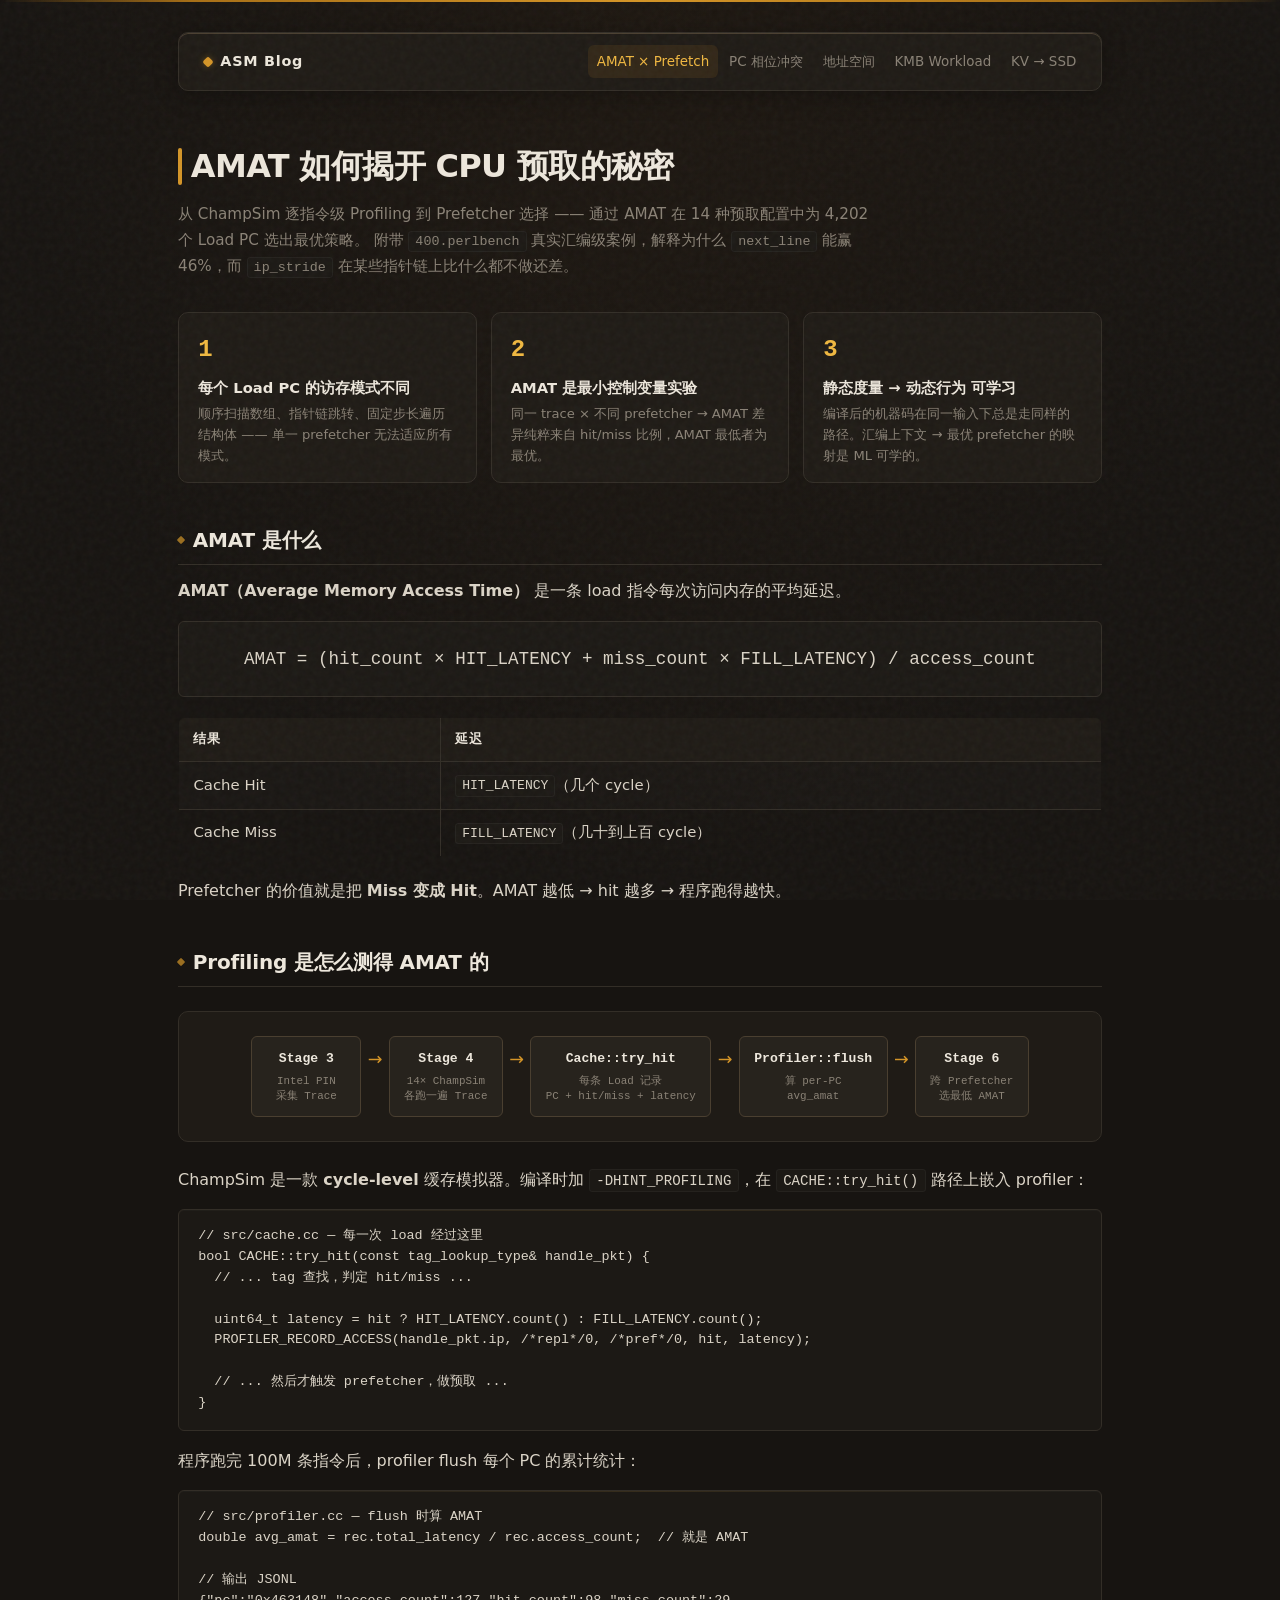
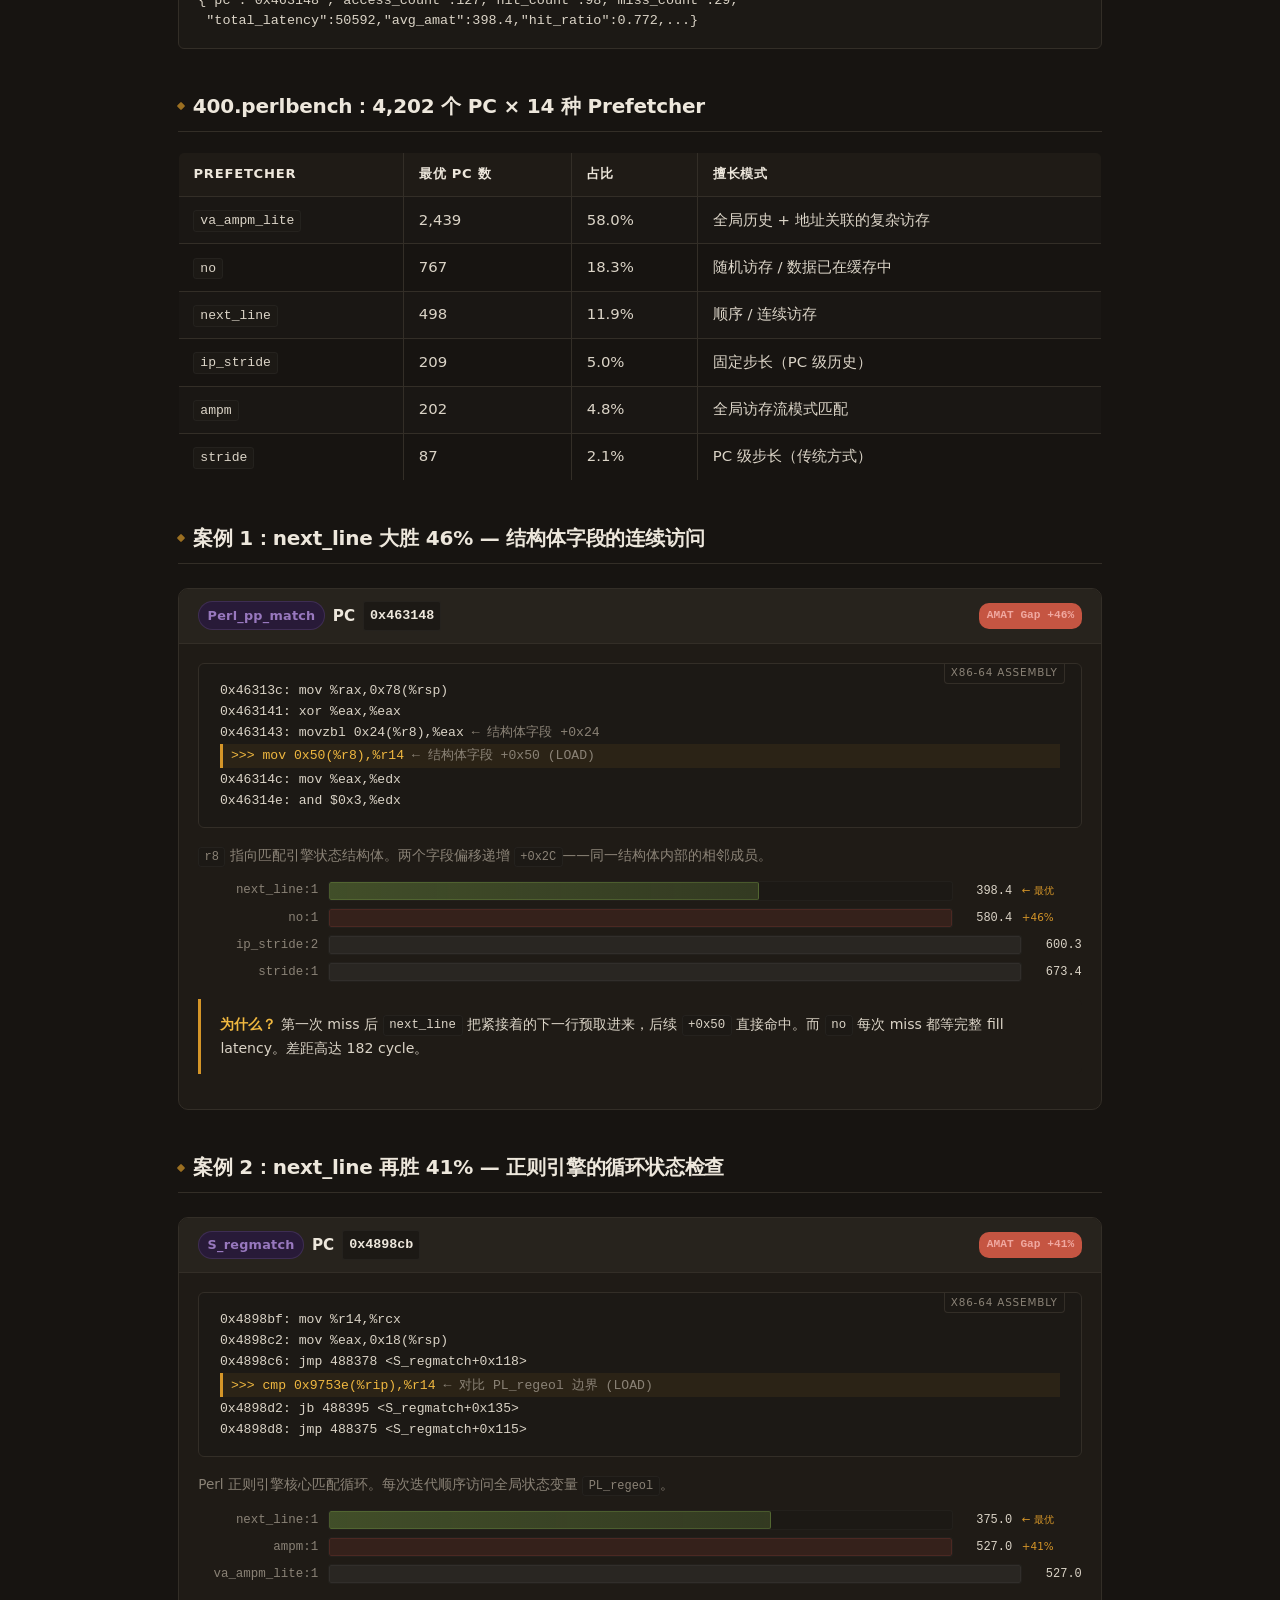
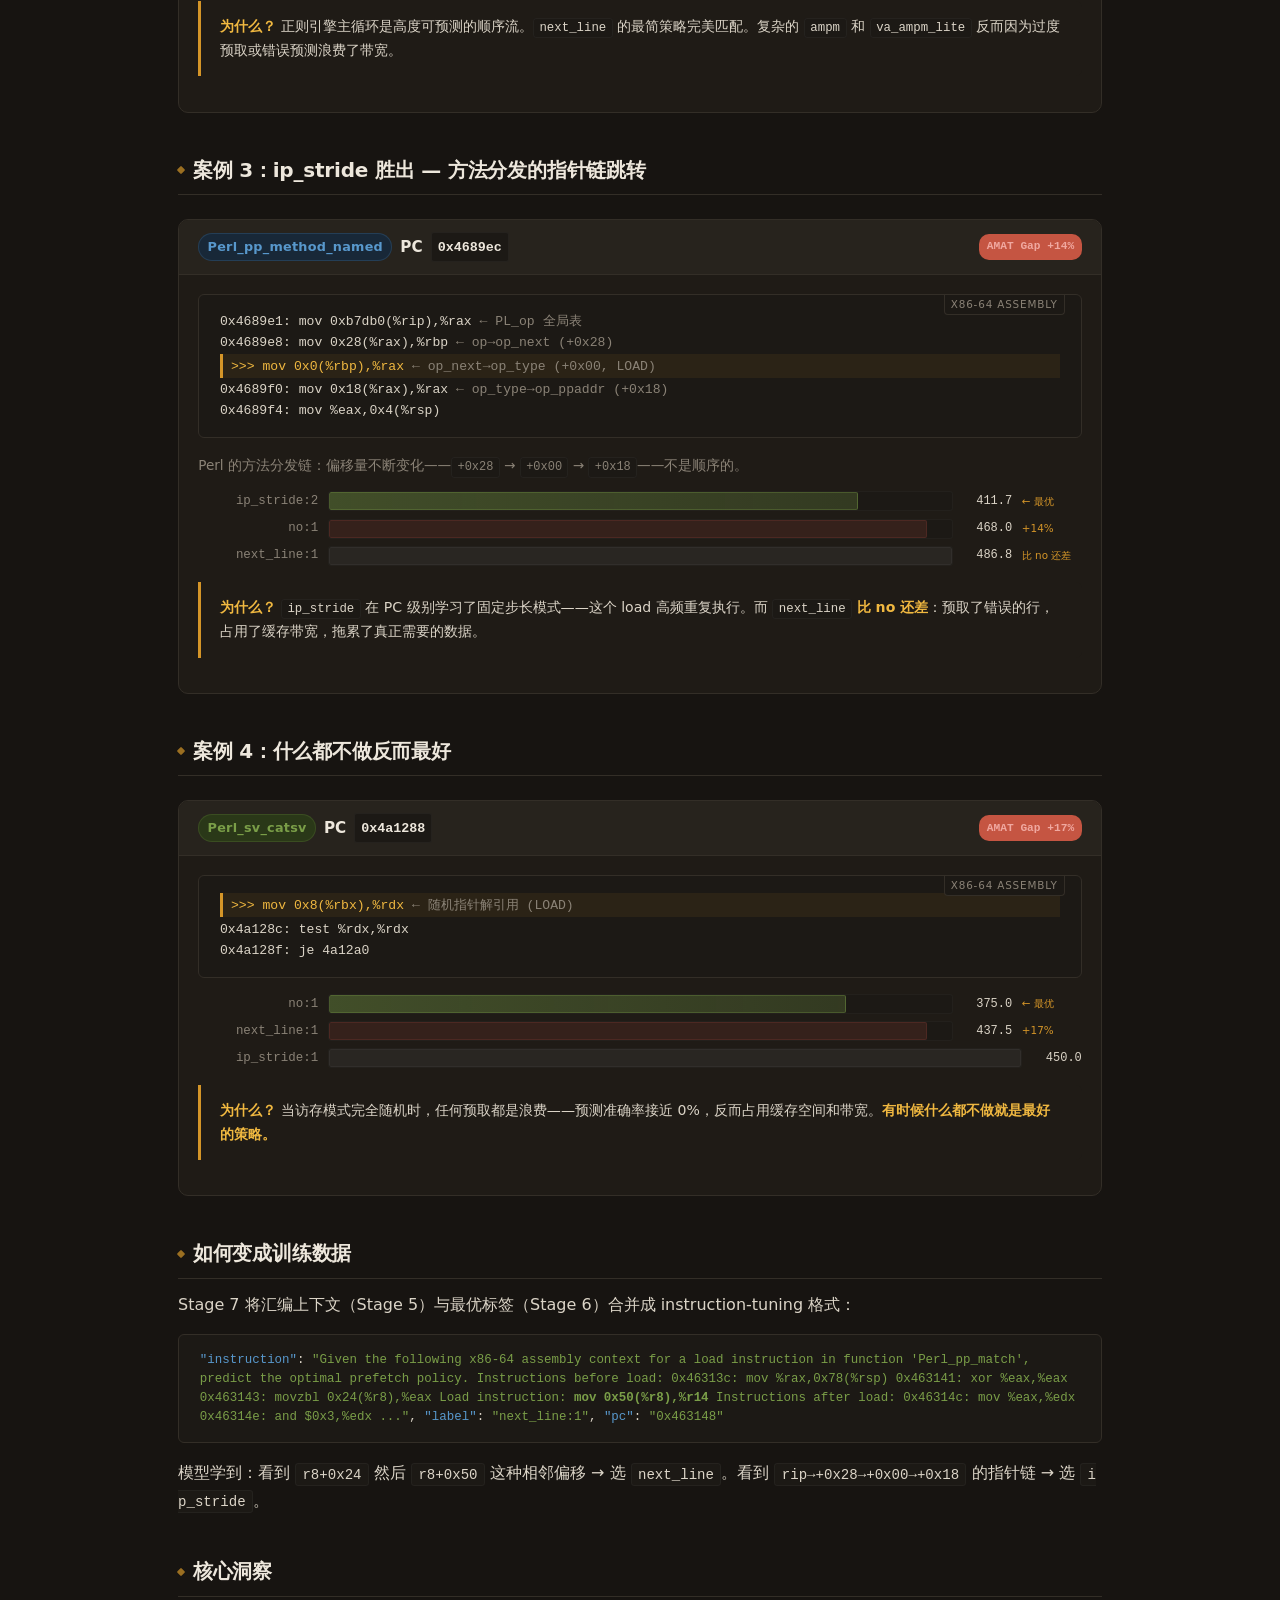
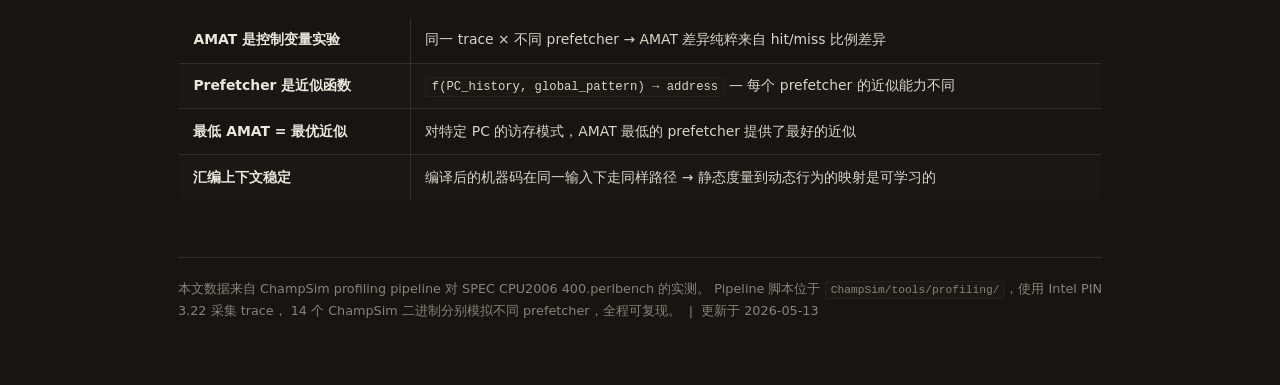
<file: docs/html/posts/profiling-amat.html>
<!DOCTYPE html>
<html lang="zh-CN">
<head>
<meta charset="UTF-8">
<meta name="viewport" content="width=device-width, initial-scale=1.0">
<title>AMAT 如何揭开 CPU 预取的秘密 — 从 ChampSim Profiling 到 Prefetcher 选择</title>
<link rel="stylesheet" href="../style.css">
<style>
  .hero { margin: 1rem 0 2rem; }
  .hero .tagline { color: var(--muted); font-size: .95rem; line-height: 1.7; max-width: 700px; }

  .insight-row {
    display: grid; grid-template-columns: repeat(auto-fit, minmax(200px, 1fr));
    gap: .85rem; margin: 1.5rem 0;
  }
  .insight-card {
    background: var(--surface);
    border: 1px solid var(--border);
    border-radius: var(--radius-lg);
    padding: 1rem 1.2rem;
    transition: border-color var(--transition), transform var(--transition), box-shadow var(--transition);
  }
  .insight-card:hover {
    border-color: var(--border-hi);
    transform: translateY(-2px);
    box-shadow: 0 4px 24px rgba(0,0,0,0.25);
  }
  .insight-card .ic-num {
    font-family: var(--font-mono);
    font-size: 1.5rem;
    font-weight: 700;
    color: var(--accent-glow);
  }
  .insight-card h4 { margin: .3rem 0 .15rem; font-size: .92rem; color: var(--text-hi); }
  .insight-card p { font-size: .82rem; color: var(--muted); line-height: 1.6; margin: 0; }

  .example-block {
    background: var(--surface);
    border: 1px solid var(--border);
    border-radius: var(--radius-lg);
    margin: 1.5rem 0;
    overflow: hidden;
    transition: border-color var(--transition), box-shadow var(--transition);
  }
  .example-block:hover {
    border-color: var(--border-hi);
    box-shadow: 0 4px 28px rgba(0,0,0,0.25);
  }
  .example-hd {
    background: var(--surface-hi);
    padding: .75rem 1.2rem;
    border-bottom: 1px solid var(--border);
    display: flex;
    align-items: center;
    justify-content: space-between;
    gap: 1rem;
    flex-wrap: wrap;
  }
  .example-title {
    font-weight: 650;
    font-size: .95rem;
    color: var(--text-hi);
    display: flex;
    align-items: center;
    gap: .5rem;
  }
  .example-badge {
    font-size: .7rem;
    font-weight: 700;
    padding: .2em .6em;
    border-radius: 10px;
    white-space: nowrap;
  }
  .badge-win   { background: var(--green-dim); color: var(--green); border: 1px solid rgba(122,158,72,0.2); }
  .badge-gap   { background: var(--red); color: #f0a8a0; border: 1px solid rgba(197,85,66,0.2); font-family: var(--font-mono); }
  .example-body { padding: 1.2rem; }
  .asm-box {
    background: var(--code-bg);
    border: 1px solid var(--border);
    border-radius: var(--radius);
    padding: 1rem 1.3rem;
    margin-bottom: 1rem;
    font-family: var(--font-mono);
    font-size: .82rem;
    line-height: 1.6;
    overflow-x: auto;
    position: relative;
  }
  .asm-box::before {
    content: 'x86-64 Assembly';
    position: absolute;
    top: -1px; right: 1rem;
    font-size: .65rem;
    text-transform: uppercase;
    letter-spacing: .08em;
    color: var(--muted);
    background: var(--code-bg);
    padding: .15em .6em;
    border: 1px solid var(--border);
    border-top: none;
    border-radius: 0 0 4px 4px;
    font-family: var(--font-body);
  }
  .asm-load {
    color: var(--accent-glow);
    background: rgba(212,149,40,0.08);
    display: inline-block;
    width: 100%;
    padding: .12em 0;
    margin: .08em 0;
    border-left: 3px solid var(--accent);
    padding-left: .5rem;
  }
  .amat-bar-wrap { display: flex; flex-direction: column; gap: .35rem; margin: .8rem 0; }
  .amat-bar-row {
    display: flex;
    align-items: center;
    gap: .6rem;
    font-size: .82rem;
  }
  .amat-bar-label {
    font-family: var(--font-mono);
    font-size: .78rem;
    color: var(--muted);
    min-width: 120px;
    text-align: right;
    white-space: nowrap;
  }
  .amat-bar-track {
    flex: 1;
    height: 20px;
    background: var(--code-bg);
    border-radius: 3px;
    overflow: hidden;
    position: relative;
    border: 1px solid rgba(255,255,255,0.03);
  }
  .amat-bar-fill {
    height: 100%;
    border-radius: 2px;
    transition: width .6s ease;
    display: flex;
    align-items: center;
    padding-left: .5rem;
    font-size: .7rem;
    font-weight: 600;
    color: var(--text-hi);
  }
  .amat-best .amat-bar-fill { background: linear-gradient(90deg, rgba(122,158,72,0.4), rgba(122,158,72,0.25)); border: 1px solid rgba(122,158,72,0.3); }
  .amat-other .amat-bar-fill { background: rgba(255,255,255,0.06); border: 1px solid rgba(255,255,255,0.04); }
  .amat-worse .amat-bar-fill { background: rgba(197,85,66,0.15); border: 1px solid rgba(197,85,66,0.15); }
  .amat-bar-val {
    font-family: var(--font-mono);
    font-size: .75rem;
    color: var(--text);
    min-width: 50px;
    text-align: right;
    white-space: nowrap;
  }
  .amat-bar-mark {
    font-size: .65rem;
    color: var(--accent);
    min-width: 60px;
    text-align: left;
  }

  .why-box {
    background: var(--surface);
    border-left: 3px solid var(--accent);
    border-radius: 0 var(--radius) var(--radius) 0;
    padding: .85rem 1.2rem;
    margin: 1rem 0;
    font-size: .88rem;
    color: var(--text);
    line-height: 1.7;
  }
  .why-box strong { color: var(--accent-glow); }

  .pipe-flow {
    display: flex;
    align-items: flex-start;
    justify-content: center;
    gap: 0;
    flex-wrap: wrap;
    padding: 1.5rem .5rem;
    background: var(--surface);
    border: 1px solid var(--border);
    border-radius: var(--radius-lg);
    margin: 1.5rem 0;
    font-family: var(--font-mono);
    font-size: .78rem;
    overflow-x: auto;
  }
  .pipe-step {
    display: flex;
    flex-direction: column;
    align-items: center;
    background: var(--surface-hi);
    border: 1px solid var(--border-hi);
    border-radius: var(--radius);
    padding: .7rem .9rem;
    min-width: 110px;
    text-align: center;
    transition: border-color var(--transition), box-shadow var(--transition);
  }
  .pipe-step:hover { border-color: var(--accent); box-shadow: 0 0 16px rgba(212,149,40,0.08); }
  .pipe-step .ps-label { font-weight: 650; color: var(--text-hi); font-size: .82rem; margin-bottom: .2rem; }
  .pipe-step .ps-desc  { color: var(--muted); font-size: .68rem; line-height: 1.4; }
  .pipe-arrow {
    display: flex; align-items: center;
    color: var(--accent);
    font-size: 1.1rem;
    padding: 0 .4rem;
    flex-shrink: 0;
    margin-top: .5rem;
    font-family: var(--font-body);
  }

  .data-sample {
    background: var(--code-bg);
    border: 1px solid var(--border);
    border-radius: var(--radius);
    padding: 1rem 1.3rem;
    margin: 1rem 0;
    font-family: var(--font-mono);
    font-size: .78rem;
    line-height: 1.5;
    overflow-x: auto;
    color: var(--text);
  }
  .data-sample .key { color: var(--blue); }
  .data-sample .str { color: var(--green); }
  .data-sample .num { color: var(--accent-glow); }

  table.conc-table { font-size: .87rem; }
  table.conc-table td:first-child { font-weight: 600; color: var(--text-hi); white-space: nowrap; }
</style>
</head>
<body>

<nav>
  <a href="../index.html" class="brand">ASM Blog</a>
  <a href="profiling-amat.html" class="active">AMAT × Prefetch</a>
  <a href="pc-phase-conflict.html">PC 相位冲突</a>
  <a href="address-space.html">地址空间</a>
  <a href="kmb-workload-overview.html">KMB Workload</a>
  <a href="dgx-spark-kv-offload-data-path.html">KV → SSD</a>
</nav>

<div class="hero">
  <h1>AMAT 如何揭开 CPU 预取的秘密</h1>
  <p class="tagline">
    从 ChampSim 逐指令级 Profiling 到 Prefetcher 选择 ——
    通过 AMAT 在 14 种预取配置中为 4,202 个 Load PC 选出最优策略。
    附带 <code>400.perlbench</code> 真实汇编级案例，解释为什么 <code>next_line</code> 能赢 46%，而 <code>ip_stride</code> 在某些指针链上比什么都不做还差。
  </p>
</div>

<!-- ── 核心理念卡片 ───────────────────────────────── -->
<div class="insight-row">
  <div class="insight-card">
    <div class="ic-num">1</div>
    <h4>每个 Load PC 的访存模式不同</h4>
    <p>顺序扫描数组、指针链跳转、固定步长遍历结构体 —— 单一 prefetcher 无法适应所有模式。</p>
  </div>
  <div class="insight-card">
    <div class="ic-num">2</div>
    <h4>AMAT 是最小控制变量实验</h4>
    <p>同一 trace × 不同 prefetcher → AMAT 差异纯粹来自 hit/miss 比例，AMAT 最低者为最优。</p>
  </div>
  <div class="insight-card">
    <div class="ic-num">3</div>
    <h4>静态度量 → 动态行为 可学习</h4>
    <p>编译后的机器码在同一输入下总是走同样的路径。汇编上下文 → 最优 prefetcher 的映射是 ML 可学的。</p>
  </div>
</div>

<!-- ── AMAT 是什么 ─────────────────────────────────── -->
<h2>AMAT 是什么</h2>

<p><strong>AMAT（Average Memory Access Time）</strong> 是一条 load 指令每次访问内存的平均延迟。</p>

<div class="data-sample" style="text-align:center; padding: 1.5rem;">
  <span style="font-size:1.1rem;">AMAT = (hit_count × HIT_LATENCY + miss_count × FILL_LATENCY) / access_count</span>
</div>

<table>
<tr><th>结果</th><th>延迟</th></tr>
<tr><td>Cache Hit</td><td><code>HIT_LATENCY</code>（几个 cycle）</td></tr>
<tr><td>Cache Miss</td><td><code>FILL_LATENCY</code>（几十到上百 cycle）</td></tr>
</table>

<p>Prefetcher 的价值就是把 <strong>Miss 变成 Hit</strong>。AMAT 越低 → hit 越多 → 程序跑得越快。</p>

<!-- ── Profiling 流程 ──────────────────────────────── -->
<h2>Profiling 是怎么测得 AMAT 的</h2>

<div class="pipe-flow">
  <div class="pipe-step">
    <div class="ps-label">Stage 3</div>
    <div class="ps-desc">Intel PIN<br>采集 Trace</div>
  </div>
  <div class="pipe-arrow">→</div>
  <div class="pipe-step">
    <div class="ps-label">Stage 4</div>
    <div class="ps-desc">14× ChampSim<br>各跑一遍 Trace</div>
  </div>
  <div class="pipe-arrow">→</div>
  <div class="pipe-step">
    <div class="ps-label">Cache::try_hit</div>
    <div class="ps-desc">每条 Load 记录<br>PC + hit/miss + latency</div>
  </div>
  <div class="pipe-arrow">→</div>
  <div class="pipe-step">
    <div class="ps-label">Profiler::flush</div>
    <div class="ps-desc">算 per-PC<br>avg_amat</div>
  </div>
  <div class="pipe-arrow">→</div>
  <div class="pipe-step">
    <div class="ps-label">Stage 6</div>
    <div class="ps-desc">跨 Prefetcher<br>选最低 AMAT</div>
  </div>
</div>

<p>ChampSim 是一款 <strong>cycle-level</strong> 缓存模拟器。编译时加 <code>-DHINT_PROFILING</code>，在 <code>CACHE::try_hit()</code> 路径上嵌入 profiler：</p>

<pre>// src/cache.cc — 每一次 load 经过这里
bool CACHE::try_hit(const tag_lookup_type& handle_pkt) {
  // ... tag 查找，判定 hit/miss ...

  uint64_t latency = hit ? HIT_LATENCY.count() : FILL_LATENCY.count();
  PROFILER_RECORD_ACCESS(handle_pkt.ip, /*repl*/0, /*pref*/0, hit, latency);

  // ... 然后才触发 prefetcher，做预取 ...
}</pre>

<p>程序跑完 100M 条指令后，profiler flush 每个 PC 的累计统计：</p>

<pre>// src/profiler.cc — flush 时算 AMAT
double avg_amat = rec.total_latency / rec.access_count;  // 就是 AMAT

// 输出 JSONL
{"pc":"0x463148","access_count":127,"hit_count":98,"miss_count":29,
 "total_latency":50592,"avg_amat":398.4,"hit_ratio":0.772,...}</pre>

<!-- ── 全局分布 ───────────────────────────────────── -->
<h2>400.perlbench：4,202 个 PC × 14 种 Prefetcher</h2>

<table>
<tr><th>Prefetcher</th><th>最优 PC 数</th><th>占比</th><th>擅长模式</th></tr>
<tr><td><code>va_ampm_lite</code></td><td>2,439</td><td>58.0%</td><td>全局历史 + 地址关联的复杂访存</td></tr>
<tr><td><code>no</code></td><td>767</td><td>18.3%</td><td>随机访存 / 数据已在缓存中</td></tr>
<tr><td><code>next_line</code></td><td>498</td><td>11.9%</td><td>顺序 / 连续访存</td></tr>
<tr><td><code>ip_stride</code></td><td>209</td><td>5.0%</td><td>固定步长（PC 级历史）</td></tr>
<tr><td><code>ampm</code></td><td>202</td><td>4.8%</td><td>全局访存流模式匹配</td></tr>
<tr><td><code>stride</code></td><td>87</td><td>2.1%</td><td>PC 级步长（传统方式）</td></tr>
</table>

<!-- ── 案例 1 ──────────────────────────────────────── -->
<h2>案例 1：next_line 大胜 46% — 结构体字段的连续访问</h2>

<div class="example-block">
  <div class="example-hd">
    <span class="example-title">
      <span class="badge badge-module">Perl_pp_match</span>
      PC <code>0x463148</code>
    </span>
    <span class="example-badge badge-gap">AMAT Gap +46%</span>
  </div>
  <div class="example-body">
    <div class="asm-box">
<div>0x46313c: mov    %rax,0x78(%rsp)</div>
<div>0x463141: xor    %eax,%eax</div>
<div>0x463143: movzbl 0x24(%r8),%eax     <span style="color:var(--muted)">← 结构体字段 +0x24</span></div>
<div class="asm-load">>>>     mov    0x50(%r8),%r14     <span style="color:var(--muted)">← 结构体字段 +0x50 (LOAD)</span></div>
<div>0x46314c: mov    %eax,%edx</div>
<div>0x46314e: and    $0x3,%edx</div>
    </div>

    <p style="color:var(--muted); font-size:.85rem;"><code>r8</code> 指向匹配引擎状态结构体。两个字段偏移递增 <code>+0x2C</code>——同一结构体内部的相邻成员。</p>

    <div class="amat-bar-wrap">
      <div class="amat-bar-row amat-best">
        <span class="amat-bar-label">next_line:1</span>
        <span class="amat-bar-track"><span class="amat-bar-fill" style="width:69%"></span></span>
        <span class="amat-bar-val">398.4</span>
        <span class="amat-bar-mark">← 最优</span>
      </div>
      <div class="amat-bar-row amat-worse">
        <span class="amat-bar-label">no:1</span>
        <span class="amat-bar-track"><span class="amat-bar-fill" style="width:100%"></span></span>
        <span class="amat-bar-val">580.4</span>
        <span class="amat-bar-mark">+46%</span>
      </div>
      <div class="amat-bar-row amat-other">
        <span class="amat-bar-label">ip_stride:2</span>
        <span class="amat-bar-track"><span class="amat-bar-fill" style="width:100%"></span></span>
        <span class="amat-bar-val">600.3</span>
      </div>
      <div class="amat-bar-row amat-other">
        <span class="amat-bar-label">stride:1</span>
        <span class="amat-bar-track"><span class="amat-bar-fill" style="width:100%"></span></span>
        <span class="amat-bar-val">673.4</span>
      </div>
    </div>

    <div class="why-box">
      <strong>为什么？</strong> 第一次 miss 后 <code>next_line</code> 把紧接着的下一行预取进来，后续 <code>+0x50</code> 直接命中。而 <code>no</code> 每次 miss 都等完整 fill latency。差距高达 182 cycle。
    </div>
  </div>
</div>

<!-- ── 案例 2 ──────────────────────────────────────── -->
<h2>案例 2：next_line 再胜 41% — 正则引擎的循环状态检查</h2>

<div class="example-block">
  <div class="example-hd">
    <span class="example-title">
      <span class="badge badge-module">S_regmatch</span>
      PC <code>0x4898cb</code>
    </span>
    <span class="example-badge badge-gap">AMAT Gap +41%</span>
  </div>
  <div class="example-body">
    <div class="asm-box">
<div>0x4898bf: mov    %r14,%rcx</div>
<div>0x4898c2: mov    %eax,0x18(%rsp)</div>
<div>0x4898c6: jmp    488378 &lt;S_regmatch+0x118&gt;</div>
<div class="asm-load">>>>     cmp    0x9753e(%rip),%r14   <span style="color:var(--muted)">← 对比 PL_regeol 边界 (LOAD)</span></div>
<div>0x4898d2: jb     488395 &lt;S_regmatch+0x135&gt;</div>
<div>0x4898d8: jmp    488375 &lt;S_regmatch+0x115&gt;</div>
    </div>

    <p style="color:var(--muted); font-size:.85rem;">Perl 正则引擎核心匹配循环。每次迭代顺序访问全局状态变量 <code>PL_regeol</code>。</p>

    <div class="amat-bar-wrap">
      <div class="amat-bar-row amat-best">
        <span class="amat-bar-label">next_line:1</span>
        <span class="amat-bar-track"><span class="amat-bar-fill" style="width:71%"></span></span>
        <span class="amat-bar-val">375.0</span>
        <span class="amat-bar-mark">← 最优</span>
      </div>
      <div class="amat-bar-row amat-worse">
        <span class="amat-bar-label">ampm:1</span>
        <span class="amat-bar-track"><span class="amat-bar-fill" style="width:100%"></span></span>
        <span class="amat-bar-val">527.0</span>
        <span class="amat-bar-mark">+41%</span>
      </div>
      <div class="amat-bar-row amat-other">
        <span class="amat-bar-label">va_ampm_lite:1</span>
        <span class="amat-bar-track"><span class="amat-bar-fill" style="width:100%"></span></span>
        <span class="amat-bar-val">527.0</span>
      </div>
    </div>

    <div class="why-box">
      <strong>为什么？</strong> 正则引擎主循环是高度可预测的顺序流。<code>next_line</code> 的最简策略完美匹配。复杂的 <code>ampm</code> 和 <code>va_ampm_lite</code> 反而因为过度预取或错误预测浪费了带宽。
    </div>
  </div>
</div>

<!-- ── 案例 3 ──────────────────────────────────────── -->
<h2>案例 3：ip_stride 胜出 — 方法分发的指针链跳转</h2>

<div class="example-block">
  <div class="example-hd">
    <span class="example-title">
      <span class="badge badge-core">Perl_pp_method_named</span>
      PC <code>0x4689ec</code>
    </span>
    <span class="example-badge badge-gap">AMAT Gap +14%</span>
  </div>
  <div class="example-body">
    <div class="asm-box">
<div>0x4689e1: mov    0xb7db0(%rip),%rax   <span style="color:var(--muted)">← PL_op 全局表</span></div>
<div>0x4689e8: mov    0x28(%rax),%rbp      <span style="color:var(--muted)">← op→op_next (+0x28)</span></div>
<div class="asm-load">>>>     mov    0x0(%rbp),%rax       <span style="color:var(--muted)">← op_next→op_type (+0x00, LOAD)</span></div>
<div>0x4689f0: mov    0x18(%rax),%rax      <span style="color:var(--muted)">← op_type→op_ppaddr (+0x18)</span></div>
<div>0x4689f4: mov    %eax,0x4(%rsp)</div>
    </div>

    <p style="color:var(--muted); font-size:.85rem;">Perl 的方法分发链：偏移量不断变化——<code>+0x28</code> → <code>+0x00</code> → <code>+0x18</code>——不是顺序的。</p>

    <div class="amat-bar-wrap">
      <div class="amat-bar-row amat-best">
        <span class="amat-bar-label">ip_stride:2</span>
        <span class="amat-bar-track"><span class="amat-bar-fill" style="width:85%"></span></span>
        <span class="amat-bar-val">411.7</span>
        <span class="amat-bar-mark">← 最优</span>
      </div>
      <div class="amat-bar-row amat-worse">
        <span class="amat-bar-label">no:1</span>
        <span class="amat-bar-track"><span class="amat-bar-fill" style="width:96%"></span></span>
        <span class="amat-bar-val">468.0</span>
        <span class="amat-bar-mark">+14%</span>
      </div>
      <div class="amat-bar-row amat-other">
        <span class="amat-bar-label">next_line:1</span>
        <span class="amat-bar-track"><span class="amat-bar-fill" style="width:100%"></span></span>
        <span class="amat-bar-val">486.8</span>
        <span class="amat-bar-mark">比 no 还差</span>
      </div>
    </div>

    <div class="why-box">
      <strong>为什么？</strong> <code>ip_stride</code> 在 PC 级别学习了固定步长模式——这个 load 高频重复执行。而 <code>next_line</code> <strong>比 no 还差</strong>：预取了错误的行，占用了缓存带宽，拖累了真正需要的数据。
    </div>
  </div>
</div>

<!-- ── 案例 4 ──────────────────────────────────────── -->
<h2>案例 4：什么都不做反而最好</h2>

<div class="example-block">
  <div class="example-hd">
    <span class="example-title">
      <span class="badge badge-done">Perl_sv_catsv</span>
      PC <code>0x4a1288</code>
    </span>
    <span class="example-badge badge-gap">AMAT Gap +17%</span>
  </div>
  <div class="example-body">
    <div class="asm-box">
<div class="asm-load">>>>     mov    0x8(%rbx),%rdx      <span style="color:var(--muted)">← 随机指针解引用 (LOAD)</span></div>
<div>0x4a128c: test   %rdx,%rdx</div>
<div>0x4a128f: je     4a12a0</div>
    </div>

    <div class="amat-bar-wrap">
      <div class="amat-bar-row amat-best">
        <span class="amat-bar-label">no:1</span>
        <span class="amat-bar-track"><span class="amat-bar-fill" style="width:83%"></span></span>
        <span class="amat-bar-val">375.0</span>
        <span class="amat-bar-mark">← 最优</span>
      </div>
      <div class="amat-bar-row amat-worse">
        <span class="amat-bar-label">next_line:1</span>
        <span class="amat-bar-track"><span class="amat-bar-fill" style="width:96%"></span></span>
        <span class="amat-bar-val">437.5</span>
        <span class="amat-bar-mark">+17%</span>
      </div>
      <div class="amat-bar-row amat-other">
        <span class="amat-bar-label">ip_stride:1</span>
        <span class="amat-bar-track"><span class="amat-bar-fill" style="width:100%"></span></span>
        <span class="amat-bar-val">450.0</span>
      </div>
    </div>

    <div class="why-box">
      <strong>为什么？</strong> 当访存模式完全随机时，任何预取都是浪费——预测准确率接近 0%，反而占用缓存空间和带宽。<strong>有时候什么都不做就是最好的策略。</strong>
    </div>
  </div>
</div>

<!-- ── 如何指导机器学习 ───────────────────────────── -->
<h2>如何变成训练数据</h2>

<p>Stage 7 将汇编上下文（Stage 5）与最优标签（Stage 6）合并成 instruction-tuning 格式：</p>

<div class="data-sample">
<span class="key">"instruction"</span>: <span class="str">"Given the following x86-64 assembly context for a load
instruction in function 'Perl_pp_match', predict the optimal prefetch policy.

Instructions before load:
  0x46313c: mov    %rax,0x78(%rsp)
  0x463141: xor    %eax,%eax
  0x463143: movzbl 0x24(%r8),%eax

Load instruction:
  <strong>mov    0x50(%r8),%r14</strong>

Instructions after load:
  0x46314c: mov    %eax,%edx
  0x46314e: and    $0x3,%edx
  ..."</span>,
<span class="key">"label"</span>: <span class="str">"next_line:1"</span>,
<span class="key">"pc"</span>: <span class="str">"0x463148"</span>
</div>

<p>模型学到：看到 <code>r8+0x24</code> 然后 <code>r8+0x50</code> 这种相邻偏移 → 选 <code>next_line</code>。看到 <code>rip→+0x28→+0x00→+0x18</code> 的指针链 → 选 <code>ip_stride</code>。</p>

<!-- ── 总结 ──────────────────────────────────────── -->
<h2>核心洞察</h2>

<table class="conc-table">
<tr><td>AMAT 是控制变量实验</td><td>同一 trace × 不同 prefetcher → AMAT 差异纯粹来自 hit/miss 比例差异</td></tr>
<tr><td>Prefetcher 是近似函数</td><td><code>f(PC_history, global_pattern) → address</code> — 每个 prefetcher 的近似能力不同</td></tr>
<tr><td>最低 AMAT = 最优近似</td><td>对特定 PC 的访存模式，AMAT 最低的 prefetcher 提供了最好的近似</td></tr>
<tr><td>汇编上下文稳定</td><td>编译后的机器码在同一输入下走同样路径 → 静态度量到动态行为的映射是可学习的</td></tr>
</table>

<footer>
  本文数据来自 ChampSim profiling pipeline 对 SPEC CPU2006 400.perlbench 的实测。
  Pipeline 脚本位于 <code>ChampSim/tools/profiling/</code>，使用 Intel PIN 3.22 采集 trace，
  14 个 ChampSim 二进制分别模拟不同 prefetcher，全程可复现。
  &nbsp;|&nbsp; 更新于 2026-05-13
</footer>
</body>
</html>
</file>
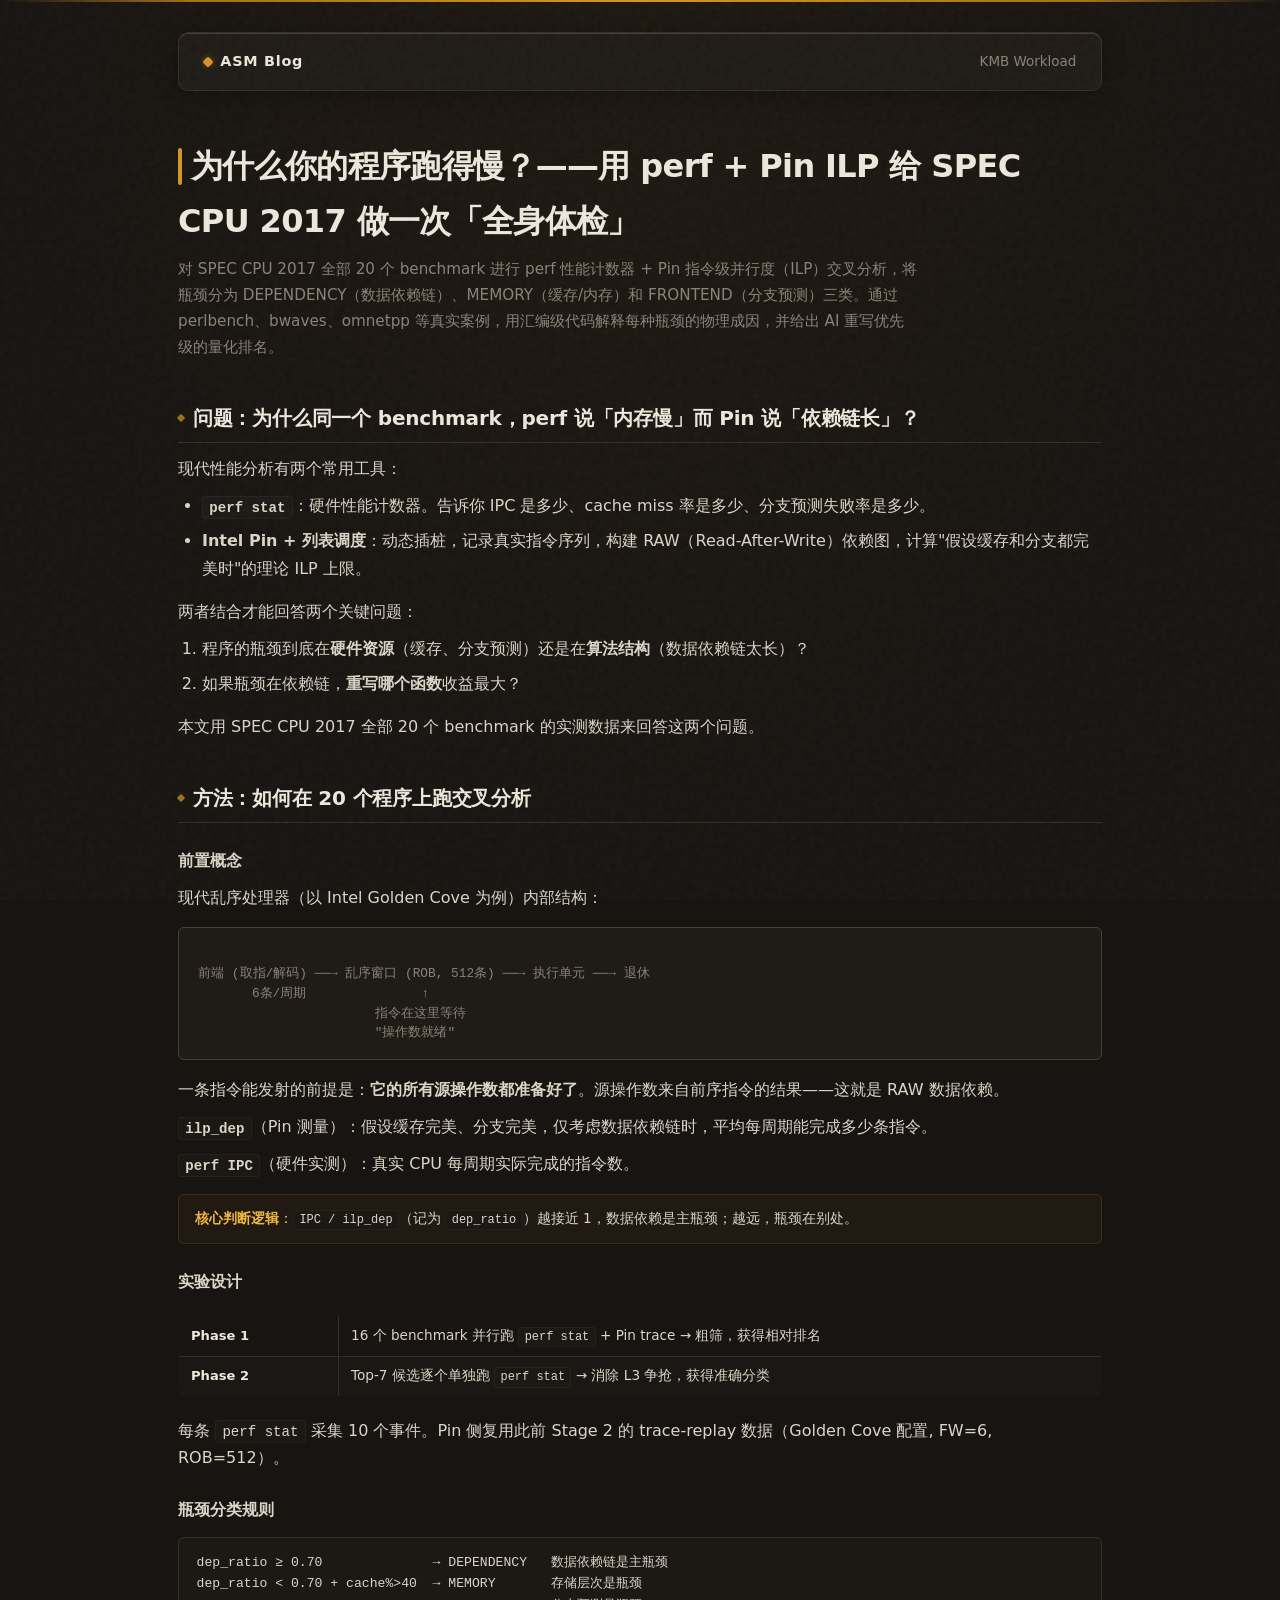
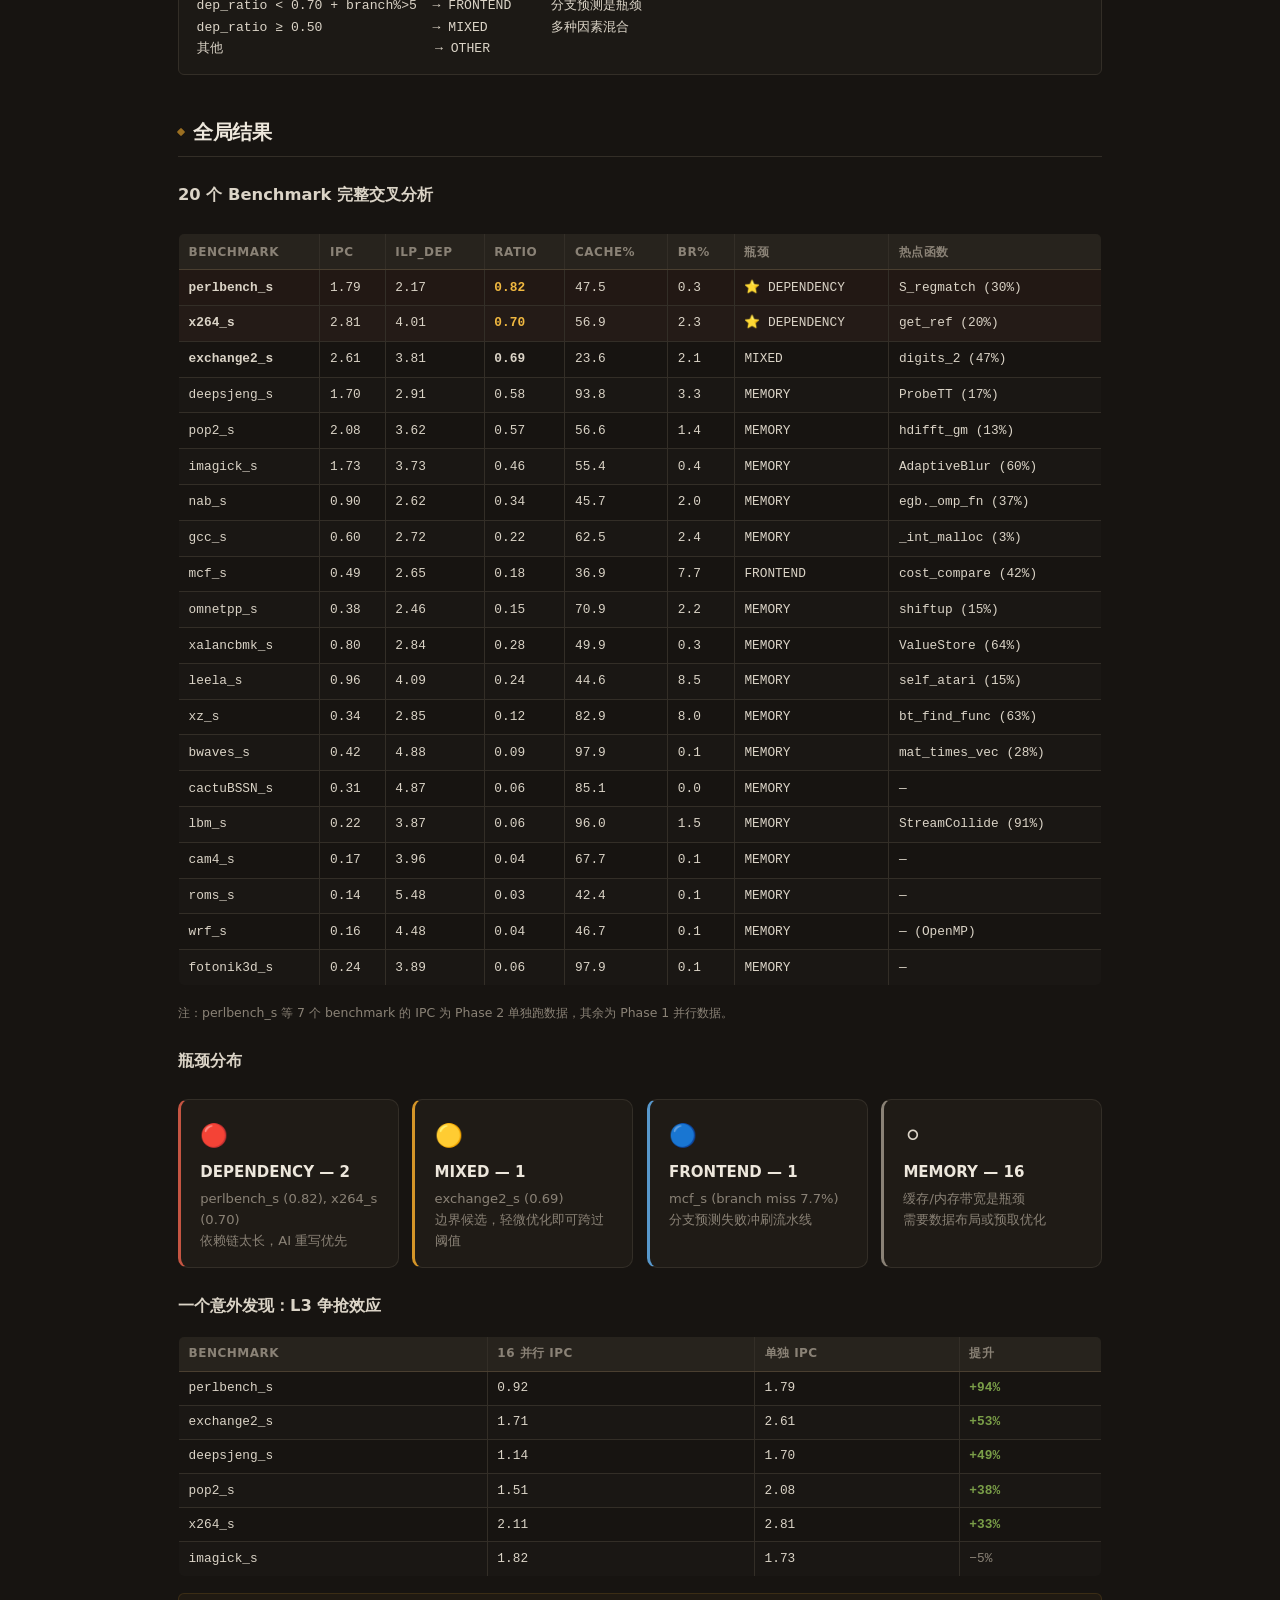
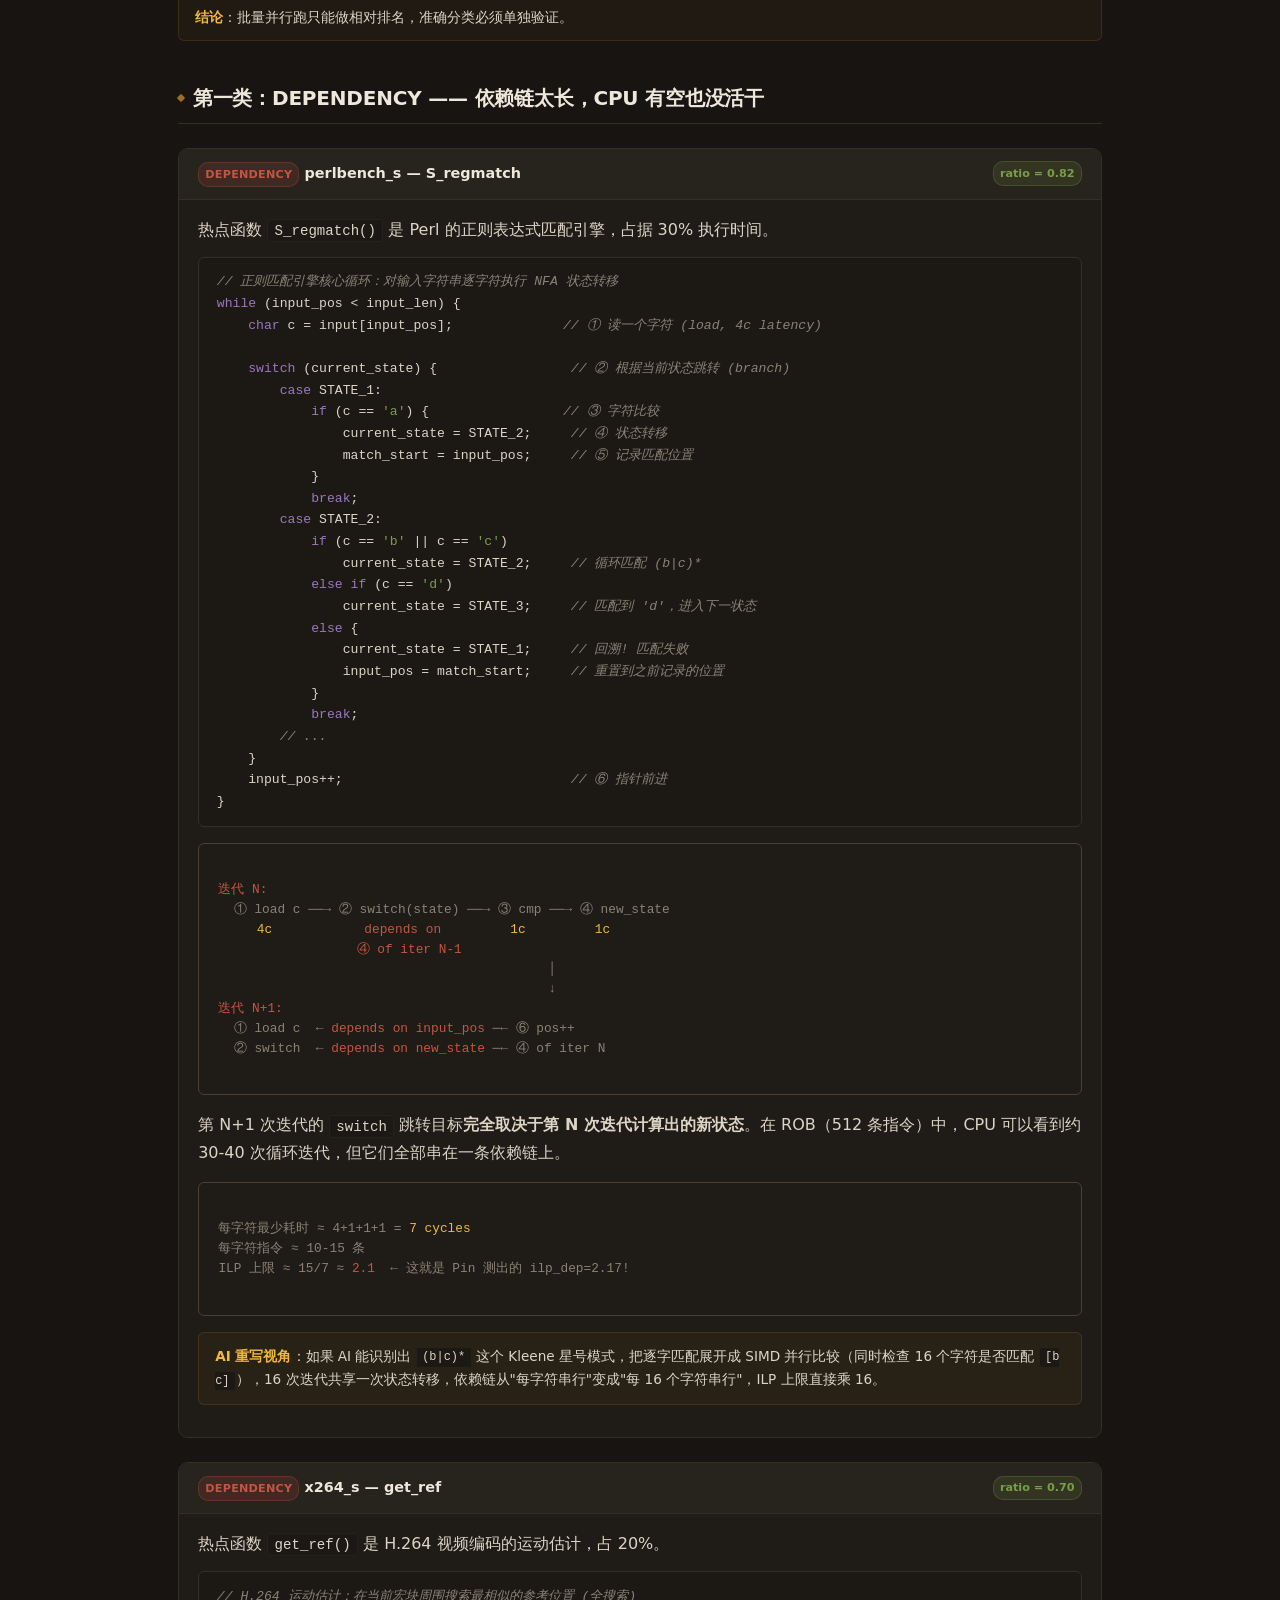
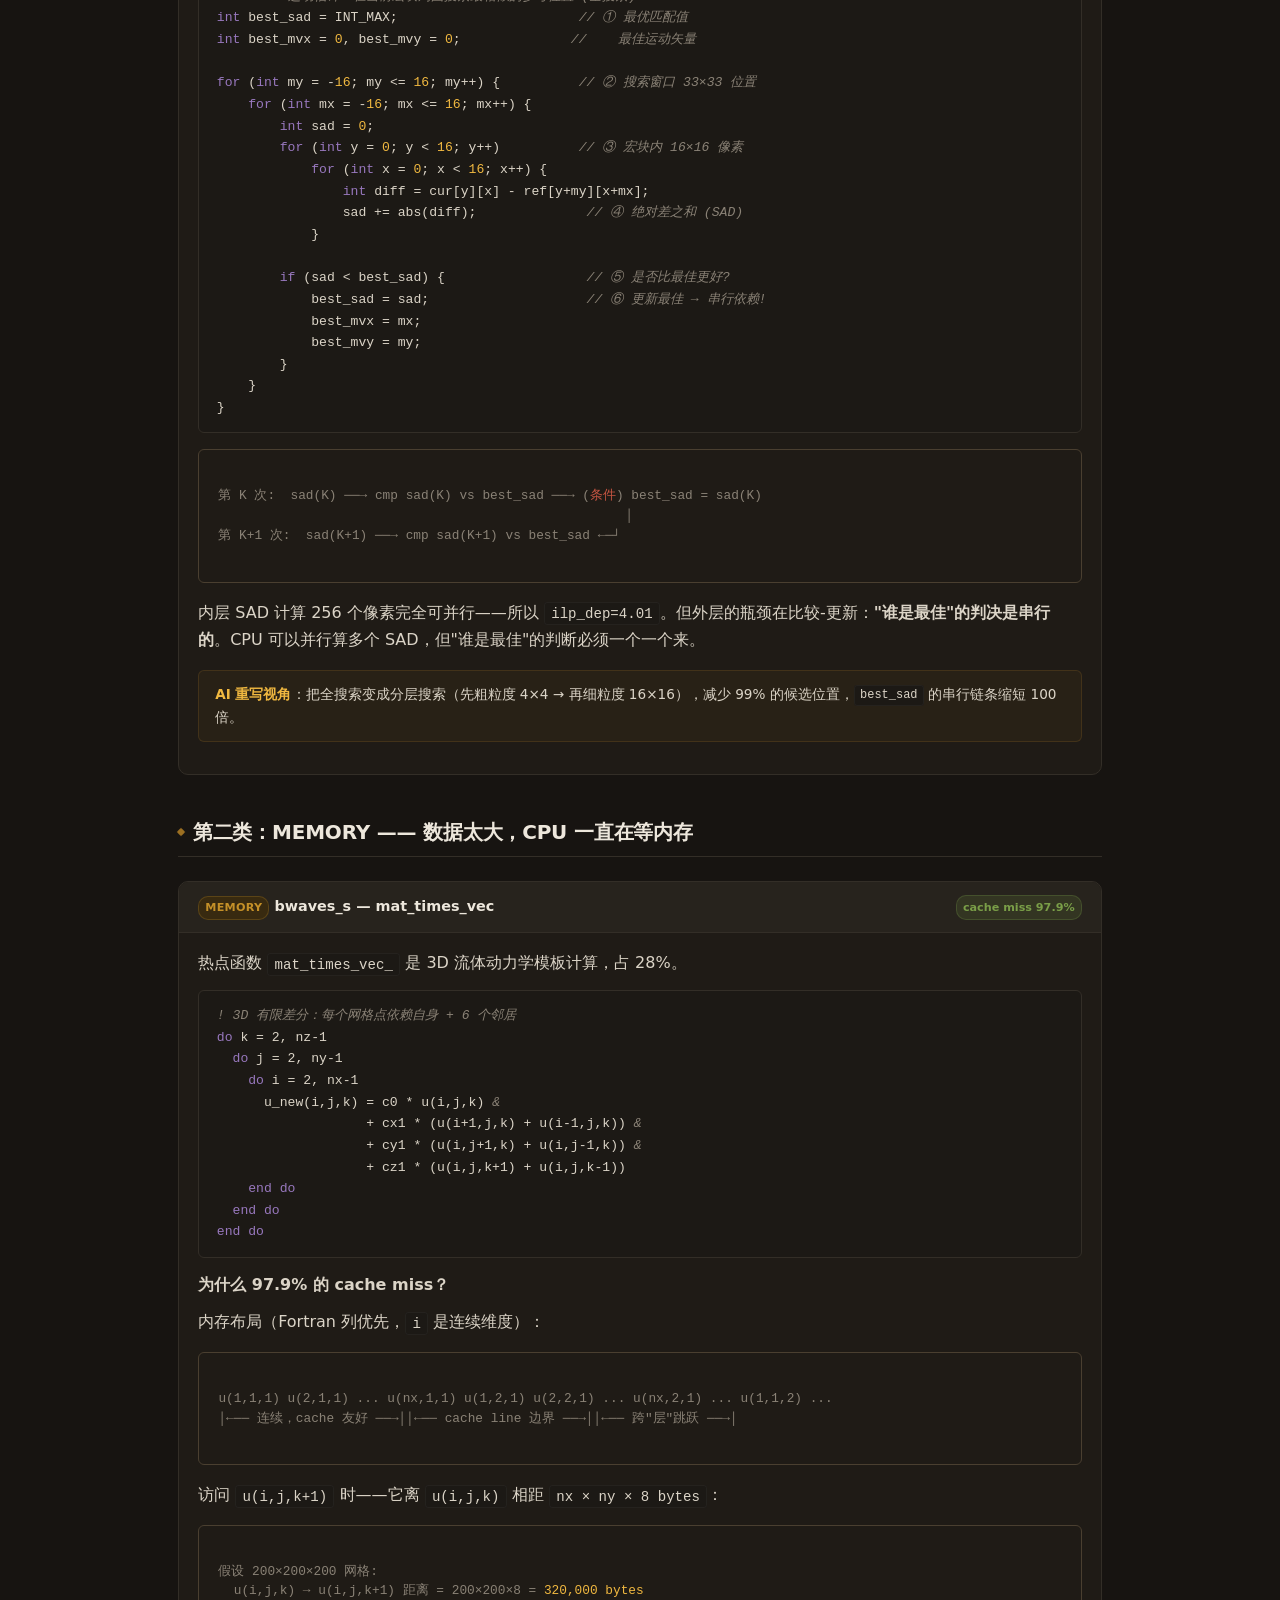
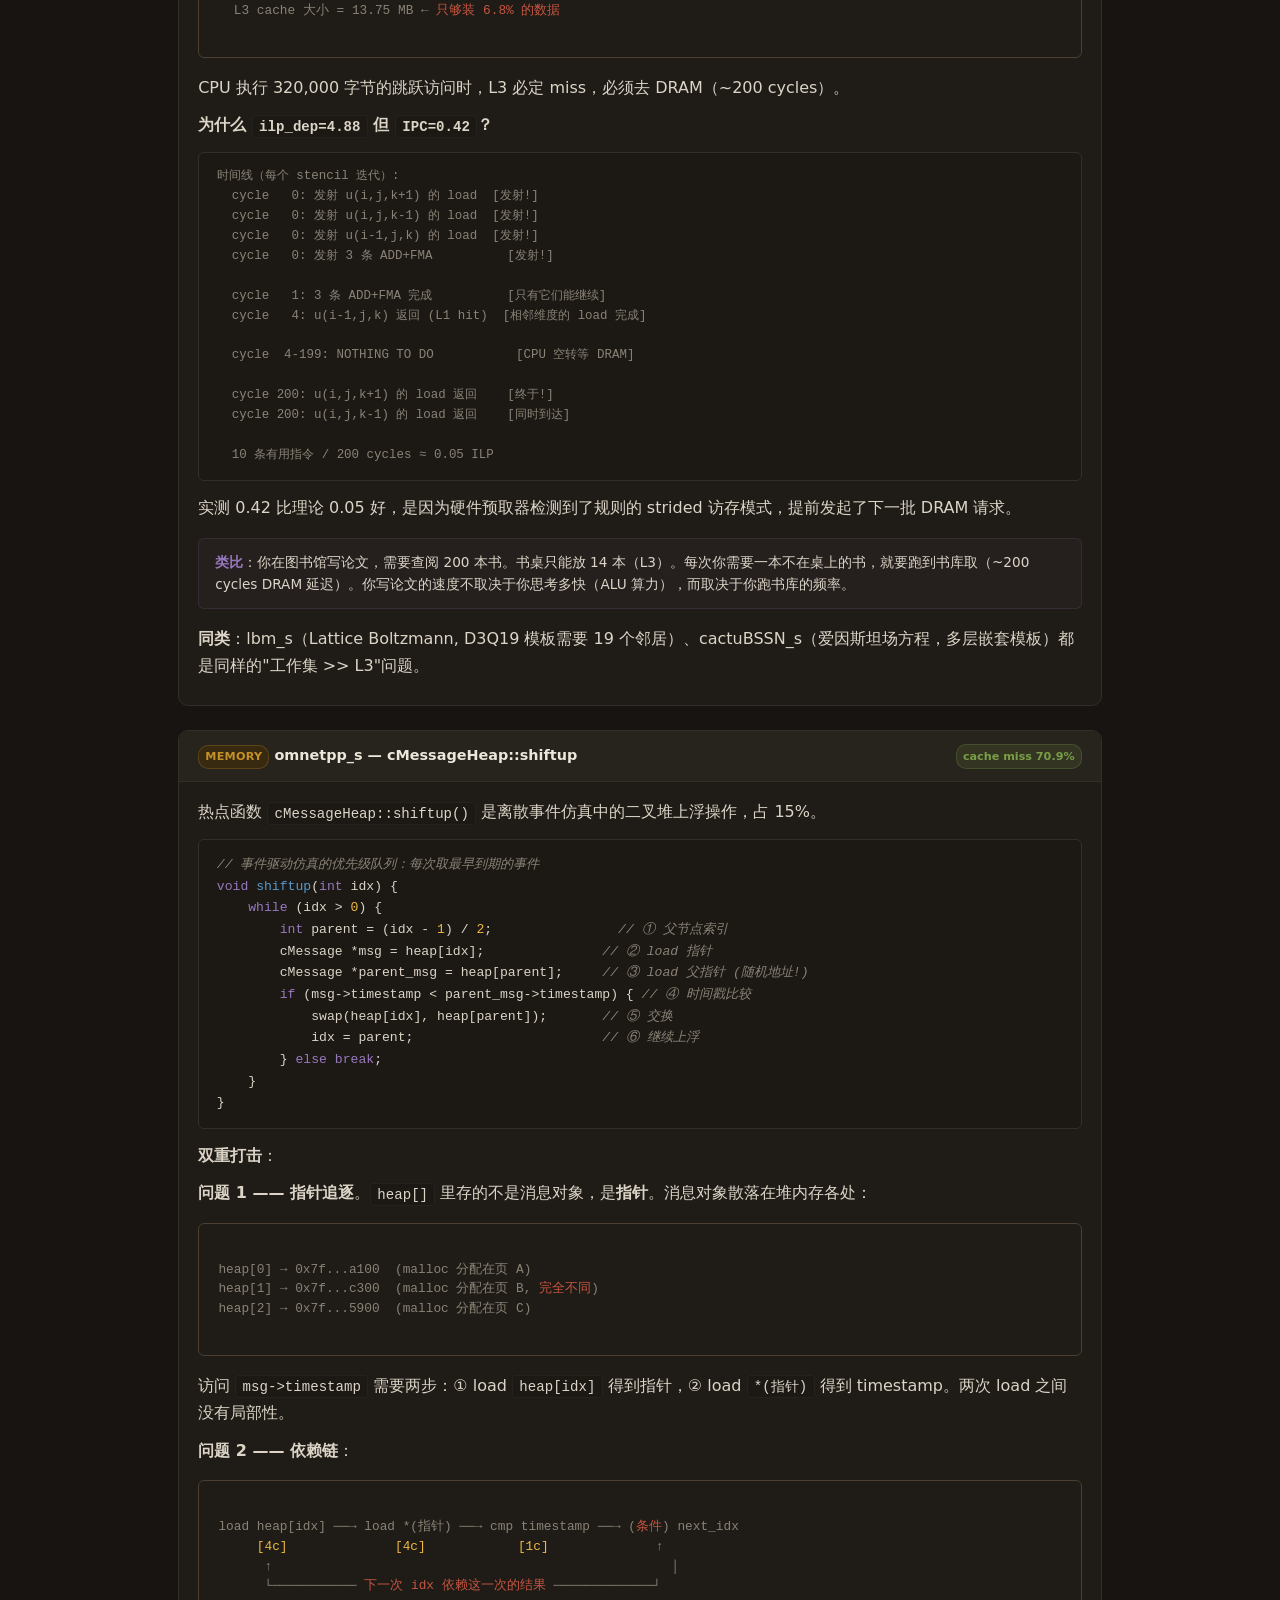
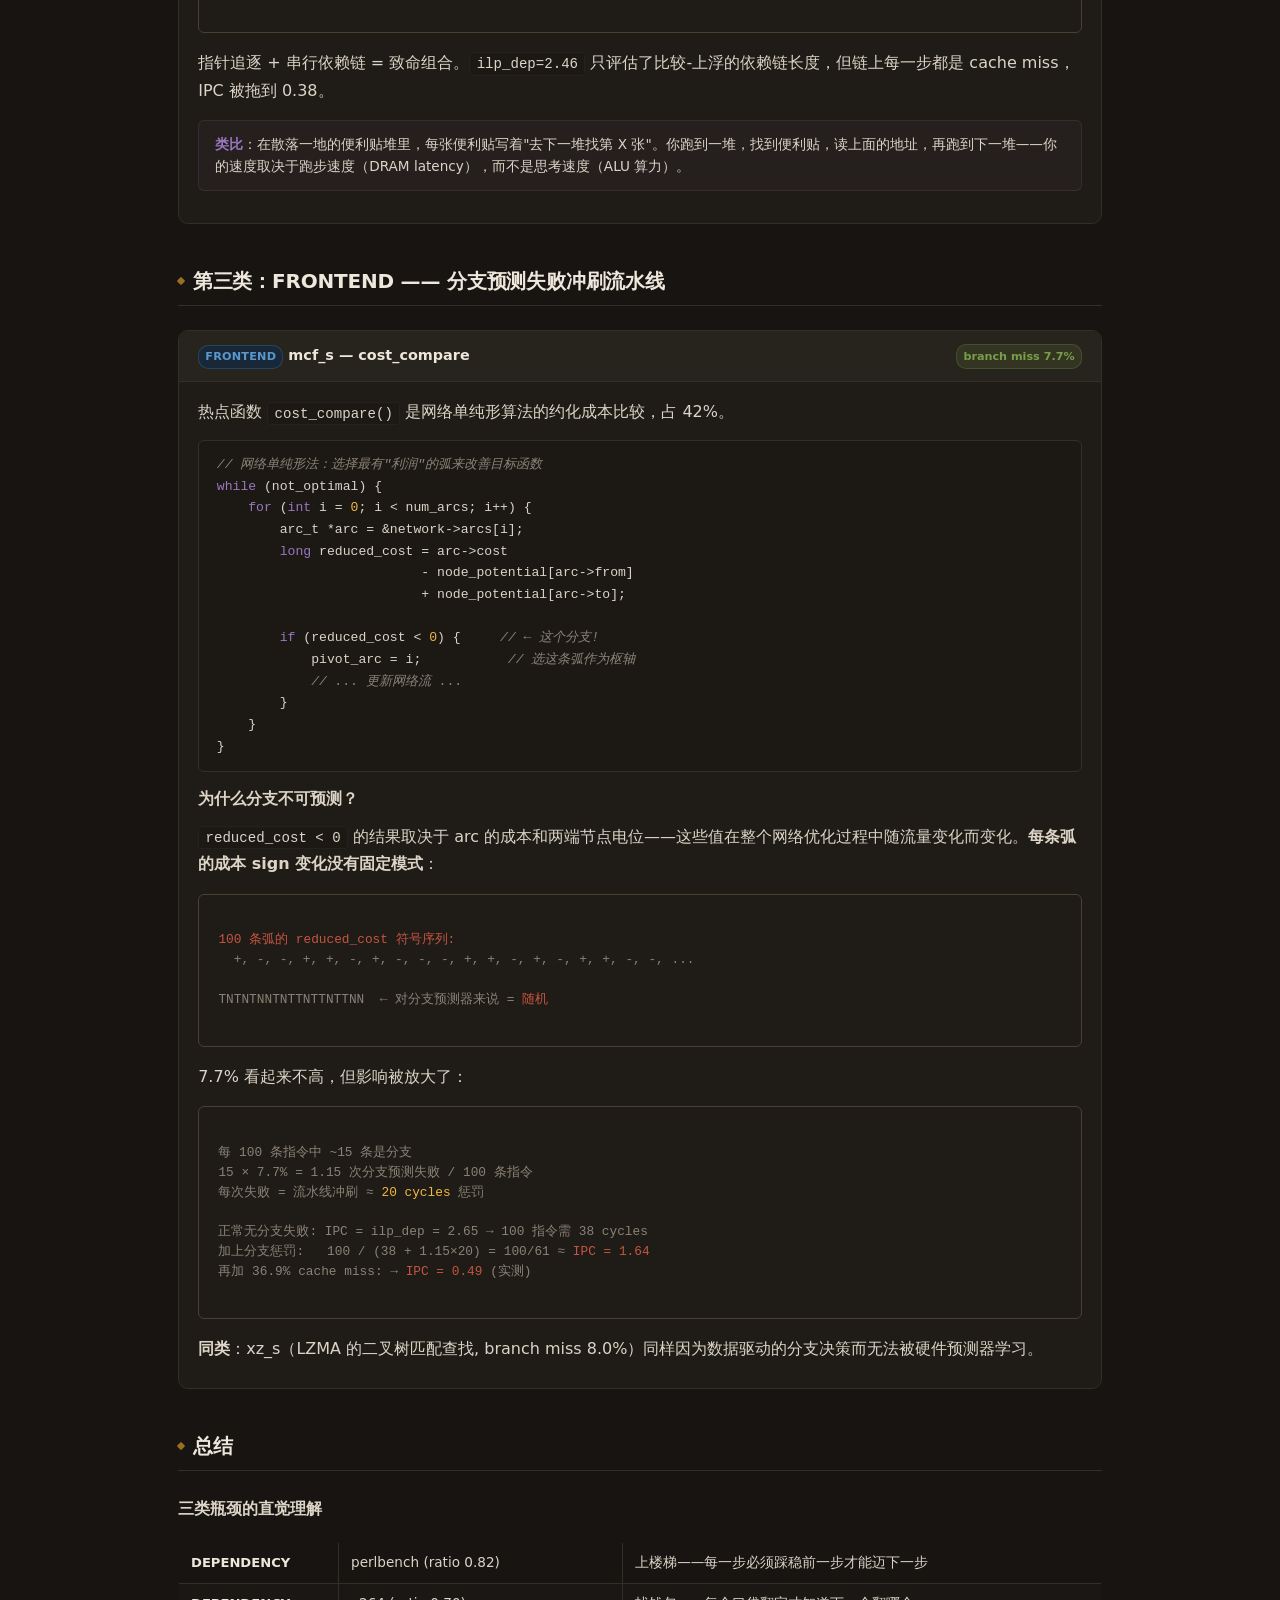
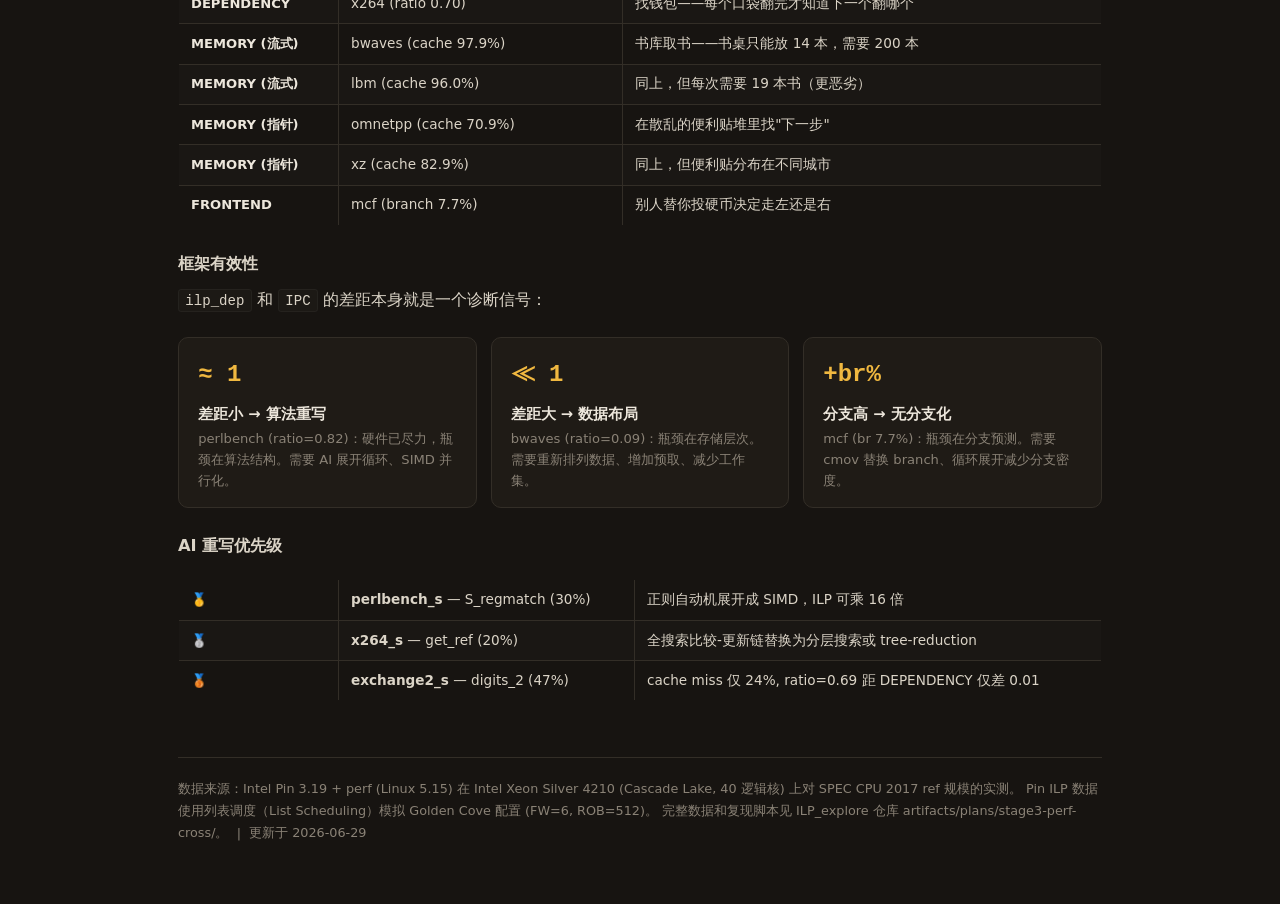
<file: docs/html/posts/spec-bottleneck-analysis.html>
<!DOCTYPE html>
<html lang="zh-CN">
<head>
<meta charset="UTF-8">
<meta name="viewport" content="width=device-width, initial-scale=1.0">
<title>为什么你的程序跑得慢？——用 perf + Pin ILP 给 SPEC CPU 2017 做一次「全身体检」</title>
<link rel="stylesheet" href="../style.css">
<style>
  .hero { margin: 1rem 0 2rem; }
  .hero .tagline { color: var(--muted); font-size: .95rem; line-height: 1.7; max-width: 740px; }

  .bottleneck-grid {
    display: grid; grid-template-columns: repeat(auto-fit, minmax(220px, 1fr));
    gap: .85rem; margin: 1.5rem 0;
  }
  .bt-card {
    background: var(--surface);
    border: 1px solid var(--border);
    border-radius: var(--radius-lg);
    padding: 1rem 1.2rem;
    transition: border-color var(--transition), transform var(--transition), box-shadow var(--transition);
  }
  .bt-card:hover {
    border-color: var(--border-hi);
    transform: translateY(-2px);
    box-shadow: 0 4px 24px rgba(0,0,0,0.25);
  }
  .bt-card .bt-icon {
    font-size: 1.4rem; margin-bottom: .3rem;
  }
  .bt-card h4 { margin: .2rem 0 .15rem; font-size: .94rem; color: var(--text-hi); }
  .bt-card p { font-size: .82rem; color: var(--muted); line-height: 1.6; margin: 0; }
  .bt-dep     { border-left: 3px solid var(--red); }
  .bt-mem     { border-left: 3px solid var(--accent); }
  .bt-front   { border-left: 3px solid var(--blue); }

  .example-block {
    background: var(--surface);
    border: 1px solid var(--border);
    border-radius: var(--radius-lg);
    margin: 1.5rem 0;
    overflow: hidden;
    transition: border-color var(--transition), box-shadow var(--transition);
  }
  .example-block:hover {
    border-color: var(--border-hi);
    box-shadow: 0 4px 28px rgba(0,0,0,0.25);
  }
  .example-hd {
    background: var(--surface-hi);
    padding: .75rem 1.2rem;
    border-bottom: 1px solid var(--border);
    display: flex; align-items: center; justify-content: space-between;
    gap: 1rem; flex-wrap: wrap;
  }
  .example-title { font-weight: 650; font-size: .9rem; color: var(--text-hi); }
  .example-body { padding: 1rem 1.2rem; }
  .badge {
    font-size: .7rem; font-weight: 600; padding: .15em .55em;
    border-radius: 10px; white-space: nowrap;
  }
  .badge-dep     { background: rgba(197,85,66,0.15); color: var(--red); border: 1px solid rgba(197,85,66,0.25); }
  .badge-mem     { background: var(--yellow-dim); color: var(--yellow); border: 1px solid rgba(196,144,40,0.25); }
  .badge-front   { background: var(--blue-dim); color: var(--blue); border: 1px solid rgba(88,152,204,0.25); }
  .badge-pri     { background: rgba(212,149,40,0.12); color: var(--accent-glow); border: 1px solid rgba(212,149,40,0.25); }
  .example-badge {
    font-size: .7rem; font-weight: 600; padding: .15em .55em;
    border-radius: 10px; white-space: nowrap;
  }
  .badge-ratio   { background: rgba(122,158,72,0.15); color: var(--green); border: 1px solid rgba(122,158,72,0.25); }

  .code-block {
    background: var(--code-bg);
    border: 1px solid var(--border);
    border-radius: var(--radius);
    padding: .85rem 1.1rem;
    margin: .85rem 0;
    font-family: var(--font-mono);
    font-size: .82rem;
    line-height: 1.65;
    overflow-x: auto;
    white-space: pre;
    color: var(--text);
  }
  .code-block .kw  { color: var(--purple); }
  .code-block .cm  { color: var(--muted); font-style: italic; }
  .code-block .str { color: var(--green); }
  .code-block .num { color: var(--accent-glow); }
  .code-block .fn  { color: var(--blue); }

  .dep-chain-box {
    background: var(--surface);
    border: 1px solid var(--border-hi);
    border-radius: var(--radius);
    padding: 1rem 1.2rem;
    margin: 1rem 0;
    font-family: var(--font-mono);
    font-size: .8rem;
    line-height: 1.55;
    color: var(--muted);
    white-space: pre;
    overflow-x: auto;
  }
  .dep-chain-box .dep-link { color: var(--red); }
  .dep-chain-box .dep-cycle { color: var(--accent-glow); }

  .why-box {
    background: rgba(212,149,40,0.05);
    border: 1px solid rgba(212,149,40,0.15);
    border-radius: var(--radius);
    padding: .75rem 1rem;
    margin: 1rem 0;
    font-size: .85rem;
    color: var(--text);
    line-height: 1.65;
  }
  .why-box strong { color: var(--accent-glow); }

  .data-table {
    width: 100%; border-collapse: collapse;
    margin: 1rem 0; font-size: .82rem;
  }
  .data-table th {
    text-align: left; padding: .45rem .6rem;
    background: var(--surface-hi);
    border-bottom: 1px solid var(--border-hi);
    color: var(--muted); font-weight: 600;
    font-size: .75rem; text-transform: uppercase; letter-spacing: .04em;
  }
  .data-table td {
    padding: .4rem .6rem;
    border-bottom: 1px solid var(--border);
    font-family: var(--font-mono); font-size: .8rem;
  }
  .data-table tr:hover td { background: rgba(212,149,40,0.03); }
  .data-table .dep-row td { background: rgba(197,85,66,0.06); }
  .data-table .dep-row:hover td { background: rgba(197,85,66,0.1); }
  .data-table .star { color: var(--accent-glow); font-weight: 700; }

  .conc-table {
    width: 100%; border-collapse: collapse;
    margin: 1.2rem 0;
  }
  .conc-table td {
    padding: .55rem .75rem;
    border-bottom: 1px solid var(--border);
    font-size: .85rem; line-height: 1.6;
    vertical-align: top;
  }
  .conc-table td:first-child {
    font-weight: 650; color: var(--text-hi);
    white-space: nowrap; width: 160px;
    font-size: .82rem;
  }
  .conc-table tr:hover td { background: rgba(212,149,40,0.03); }

  .insight-row {
    display: grid; grid-template-columns: repeat(auto-fit, minmax(200px, 1fr));
    gap: .85rem; margin: 1.5rem 0;
  }
  .insight-card {
    background: var(--surface);
    border: 1px solid var(--border);
    border-radius: var(--radius-lg);
    padding: 1rem 1.2rem;
    transition: border-color var(--transition), transform var(--transition), box-shadow var(--transition);
  }
  .insight-card:hover {
    border-color: var(--border-hi);
    transform: translateY(-2px);
    box-shadow: 0 4px 24px rgba(0,0,0,0.25);
  }
  .insight-card .ic-num {
    font-family: var(--font-mono);
    font-size: 1.5rem; font-weight: 700;
    color: var(--accent-glow);
  }
  .insight-card h4 { margin: .3rem 0 .15rem; font-size: .92rem; color: var(--text-hi); }
  .insight-card p { font-size: .82rem; color: var(--muted); line-height: 1.6; margin: 0; }

  .timeline-box {
    background: var(--code-bg);
    border: 1px solid var(--border);
    border-radius: var(--radius);
    padding: .85rem 1.1rem;
    margin: .85rem 0;
    font-family: var(--font-mono);
    font-size: .78rem;
    line-height: 1.6;
    color: var(--muted);
    white-space: pre;
    overflow-x: auto;
  }

  .analogy-box {
    background: rgba(152,120,190,0.05);
    border: 1px solid rgba(152,120,190,0.15);
    border-radius: var(--radius);
    padding: .75rem 1rem;
    margin: 1rem 0;
    font-size: .85rem;
    color: var(--text);
    line-height: 1.65;
  }
  .analogy-box strong { color: var(--purple); }

  .l3-contention-table {
    width: 100%; border-collapse: collapse;
    margin: 1rem 0; font-size: .82rem;
  }
  .l3-contention-table th {
    text-align: left; padding: .4rem .6rem;
    background: var(--surface-hi);
    border-bottom: 1px solid var(--border-hi);
    color: var(--muted); font-weight: 600;
    font-size: .75rem; text-transform: uppercase; letter-spacing: .04em;
  }
  .l3-contention-table td {
    padding: .35rem .6rem;
    border-bottom: 1px solid var(--border);
    font-family: var(--font-mono); font-size: .8rem;
  }
  .l3-contention-table .gain { color: var(--green); font-weight: 600; }
</style>
</head>
<body>

<nav>
  <a href="../index.html" class="brand">ASM Blog</a>
  <a href="kmb-workload-overview.html">KMB Workload</a>
</nav>

<div class="hero">
  <h1>为什么你的程序跑得慢？——用 perf + Pin ILP 给 SPEC CPU 2017 做一次「全身体检」</h1>
  <p class="tagline">
    对 SPEC CPU 2017 全部 20 个 benchmark 进行 perf 性能计数器 + Pin 指令级并行度（ILP）交叉分析，将瓶颈分为 DEPENDENCY（数据依赖链）、MEMORY（缓存/内存）和 FRONTEND（分支预测）三类。通过 perlbench、bwaves、omnetpp 等真实案例，用汇编级代码解释每种瓶颈的物理成因，并给出 AI 重写优先级的量化排名。
  </p>
</div>

<!-- ── 问题 ───────────────────────────────────────── -->
<h2>问题：为什么同一个 benchmark，perf 说「内存慢」而 Pin 说「依赖链长」？</h2>

<p>现代性能分析有两个常用工具：</p>
<ul>
  <li><strong><code>perf stat</code></strong>：硬件性能计数器。告诉你 IPC 是多少、cache miss 率是多少、分支预测失败率是多少。</li>
  <li><strong>Intel Pin + 列表调度</strong>：动态插桩，记录真实指令序列，构建 RAW（Read-After-Write）依赖图，计算"假设缓存和分支都完美时"的理论 ILP 上限。</li>
</ul>

<p>两者结合才能回答两个关键问题：</p>
<ol>
  <li>程序的瓶颈到底在<strong>硬件资源</strong>（缓存、分支预测）还是在<strong>算法结构</strong>（数据依赖链太长）？</li>
  <li>如果瓶颈在依赖链，<strong>重写哪个函数</strong>收益最大？</li>
</ol>

<p>本文用 SPEC CPU 2017 全部 20 个 benchmark 的实测数据来回答这两个问题。</p>

<!-- ── 方法 ───────────────────────────────────────── -->
<h2>方法：如何在 20 个程序上跑交叉分析</h2>

<h3>前置概念</h3>

<p>现代乱序处理器（以 Intel Golden Cove 为例）内部结构：</p>

<div class="dep-chain-box">
前端 (取指/解码) ──→ 乱序窗口 (ROB, 512条) ──→ 执行单元 ──→ 退休
       6条/周期               ↑
                       指令在这里等待
                       "操作数就绪"
</div>

<p>一条指令能发射的前提是：<strong>它的所有源操作数都准备好了</strong>。源操作数来自前序指令的结果——这就是 RAW 数据依赖。</p>

<p><strong><code>ilp_dep</code></strong>（Pin 测量）：假设缓存完美、分支完美，仅考虑数据依赖链时，平均每周期能完成多少条指令。</p>
<p><strong><code>perf IPC</code></strong>（硬件实测）：真实 CPU 每周期实际完成的指令数。</p>

<div class="why-box">
  <strong>核心判断逻辑</strong>：<code>IPC / ilp_dep</code>（记为 <code>dep_ratio</code>）越接近 1，数据依赖是主瓶颈；越远，瓶颈在别处。
</div>

<h3>实验设计</h3>

<table class="conc-table">
<tr><td>Phase 1</td><td>16 个 benchmark 并行跑 <code>perf stat</code> + Pin trace → 粗筛，获得相对排名</td></tr>
<tr><td>Phase 2</td><td>Top-7 候选逐个单独跑 <code>perf stat</code> → 消除 L3 争抢，获得准确分类</td></tr>
</table>

<p>每条 <code>perf stat</code> 采集 10 个事件。Pin 侧复用此前 Stage 2 的 trace-replay 数据（Golden Cove 配置, FW=6, ROB=512）。</p>

<h3>瓶颈分类规则</h3>

<div class="code-block">dep_ratio ≥ 0.70              → <span class="dep-link">DEPENDENCY</span>   数据依赖链是主瓶颈
dep_ratio &lt; 0.70 + cache%&gt;40  → <span class="dep-link">MEMORY</span>       存储层次是瓶颈
dep_ratio &lt; 0.70 + branch%&gt;5  → <span class="dep-link">FRONTEND</span>     分支预测是瓶颈
dep_ratio ≥ 0.50              → <span class="dep-link">MIXED</span>        多种因素混合
其他                           → <span class="dep-link">OTHER</span></div>

<!-- ── 全局结果 ───────────────────────────────────── -->
<h2>全局结果</h2>

<h3>20 个 Benchmark 完整交叉分析</h3>

<div style="overflow-x:auto;">
<table class="data-table">
<thead>
<tr><th>Benchmark</th><th>IPC</th><th>ilp_dep</th><th>ratio</th><th>cache%</th><th>br%</th><th>瓶颈</th><th>热点函数</th></tr>
</thead>
<tbody>
<tr class="dep-row"><td><strong>perlbench_s</strong></td><td>1.79</td><td>2.17</td><td><span class="star">0.82</span></td><td>47.5</td><td>0.3</td><td>⭐ DEPENDENCY</td><td>S_regmatch (30%)</td></tr>
<tr class="dep-row"><td><strong>x264_s</strong></td><td>2.81</td><td>4.01</td><td><span class="star">0.70</span></td><td>56.9</td><td>2.3</td><td>⭐ DEPENDENCY</td><td>get_ref (20%)</td></tr>
<tr><td><strong>exchange2_s</strong></td><td>2.61</td><td>3.81</td><td><strong>0.69</strong></td><td>23.6</td><td>2.1</td><td>MIXED</td><td>digits_2 (47%)</td></tr>
<tr><td>deepsjeng_s</td><td>1.70</td><td>2.91</td><td>0.58</td><td>93.8</td><td>3.3</td><td>MEMORY</td><td>ProbeTT (17%)</td></tr>
<tr><td>pop2_s</td><td>2.08</td><td>3.62</td><td>0.57</td><td>56.6</td><td>1.4</td><td>MEMORY</td><td>hdifft_gm (13%)</td></tr>
<tr><td>imagick_s</td><td>1.73</td><td>3.73</td><td>0.46</td><td>55.4</td><td>0.4</td><td>MEMORY</td><td>AdaptiveBlur (60%)</td></tr>
<tr><td>nab_s</td><td>0.90</td><td>2.62</td><td>0.34</td><td>45.7</td><td>2.0</td><td>MEMORY</td><td>egb._omp_fn (37%)</td></tr>
<tr><td>gcc_s</td><td>0.60</td><td>2.72</td><td>0.22</td><td>62.5</td><td>2.4</td><td>MEMORY</td><td>_int_malloc (3%)</td></tr>
<tr><td>mcf_s</td><td>0.49</td><td>2.65</td><td>0.18</td><td>36.9</td><td>7.7</td><td>FRONTEND</td><td>cost_compare (42%)</td></tr>
<tr><td>omnetpp_s</td><td>0.38</td><td>2.46</td><td>0.15</td><td>70.9</td><td>2.2</td><td>MEMORY</td><td>shiftup (15%)</td></tr>
<tr><td>xalancbmk_s</td><td>0.80</td><td>2.84</td><td>0.28</td><td>49.9</td><td>0.3</td><td>MEMORY</td><td>ValueStore (64%)</td></tr>
<tr><td>leela_s</td><td>0.96</td><td>4.09</td><td>0.24</td><td>44.6</td><td>8.5</td><td>MEMORY</td><td>self_atari (15%)</td></tr>
<tr><td>xz_s</td><td>0.34</td><td>2.85</td><td>0.12</td><td>82.9</td><td>8.0</td><td>MEMORY</td><td>bt_find_func (63%)</td></tr>
<tr><td>bwaves_s</td><td>0.42</td><td>4.88</td><td>0.09</td><td>97.9</td><td>0.1</td><td>MEMORY</td><td>mat_times_vec (28%)</td></tr>
<tr><td>cactuBSSN_s</td><td>0.31</td><td>4.87</td><td>0.06</td><td>85.1</td><td>0.0</td><td>MEMORY</td><td>—</td></tr>
<tr><td>lbm_s</td><td>0.22</td><td>3.87</td><td>0.06</td><td>96.0</td><td>1.5</td><td>MEMORY</td><td>StreamCollide (91%)</td></tr>
<tr><td>cam4_s</td><td>0.17</td><td>3.96</td><td>0.04</td><td>67.7</td><td>0.1</td><td>MEMORY</td><td>—</td></tr>
<tr><td>roms_s</td><td>0.14</td><td>5.48</td><td>0.03</td><td>42.4</td><td>0.1</td><td>MEMORY</td><td>—</td></tr>
<tr><td>wrf_s</td><td>0.16</td><td>4.48</td><td>0.04</td><td>46.7</td><td>0.1</td><td>MEMORY</td><td>— (OpenMP)</td></tr>
<tr><td>fotonik3d_s</td><td>0.24</td><td>3.89</td><td>0.06</td><td>97.9</td><td>0.1</td><td>MEMORY</td><td>—</td></tr>
</tbody>
</table>
</div>

<p style="font-size:.78rem; color:var(--muted);">注：perlbench_s 等 7 个 benchmark 的 IPC 为 Phase 2 单独跑数据，其余为 Phase 1 并行数据。</p>

<h3>瓶颈分布</h3>

<div class="bottleneck-grid">
  <div class="bt-card bt-dep">
    <div class="bt-icon">🔴</div>
    <h4>DEPENDENCY — 2</h4>
    <p>perlbench_s (0.82), x264_s (0.70)<br>依赖链太长，AI 重写优先</p>
  </div>
  <div class="bt-card bt-mem">
    <div class="bt-icon">🟡</div>
    <h4>MIXED — 1</h4>
    <p>exchange2_s (0.69)<br>边界候选，轻微优化即可跨过阈值</p>
  </div>
  <div class="bt-card bt-front">
    <div class="bt-icon">🔵</div>
    <h4>FRONTEND — 1</h4>
    <p>mcf_s (branch miss 7.7%)<br>分支预测失败冲刷流水线</p>
  </div>
  <div class="bt-card" style="border-left:3px solid var(--muted);">
    <div class="bt-icon">⚪</div>
    <h4>MEMORY — 16</h4>
    <p>缓存/内存带宽是瓶颈<br>需要数据布局或预取优化</p>
  </div>
</div>

<h3>一个意外发现：L3 争抢效应</h3>

<table class="l3-contention-table">
<thead><tr><th>Benchmark</th><th>16 并行 IPC</th><th>单独 IPC</th><th>提升</th></tr></thead>
<tbody>
<tr><td>perlbench_s</td><td>0.92</td><td>1.79</td><td class="gain">+94%</td></tr>
<tr><td>exchange2_s</td><td>1.71</td><td>2.61</td><td class="gain">+53%</td></tr>
<tr><td>deepsjeng_s</td><td>1.14</td><td>1.70</td><td class="gain">+49%</td></tr>
<tr><td>pop2_s</td><td>1.51</td><td>2.08</td><td class="gain">+38%</td></tr>
<tr><td>x264_s</td><td>2.11</td><td>2.81</td><td class="gain">+33%</td></tr>
<tr><td>imagick_s</td><td>1.82</td><td>1.73</td><td style="color:var(--muted)">−5%</td></tr>
</tbody>
</table>

<div class="why-box">
  <strong>结论</strong>：批量并行跑只能做相对排名，准确分类必须单独验证。
</div>

<!-- ── 第一类：DEPENDENCY ───────────────────────── -->
<h2>第一类：DEPENDENCY —— 依赖链太长，CPU 有空也没活干</h2>

<!-- perlbench -->
<div class="example-block">
  <div class="example-hd">
    <span class="example-title">
      <span class="badge badge-dep">DEPENDENCY</span>
      perlbench_s — S_regmatch
    </span>
    <span class="example-badge badge-ratio">ratio = 0.82</span>
  </div>
  <div class="example-body">

    <p>热点函数 <code>S_regmatch()</code> 是 Perl 的正则表达式匹配引擎，占据 30% 执行时间。</p>

    <div class="code-block"><span class="cm">// 正则匹配引擎核心循环：对输入字符串逐字符执行 NFA 状态转移</span>
<span class="kw">while</span> (input_pos &lt; input_len) {
    <span class="kw">char</span> c = input[input_pos];              <span class="cm">// ① 读一个字符 (load, 4c latency)</span>

    <span class="kw">switch</span> (current_state) {                 <span class="cm">// ② 根据当前状态跳转 (branch)</span>
        <span class="kw">case</span> STATE_1:
            <span class="kw">if</span> (c == <span class="str">'a'</span>) {                 <span class="cm">// ③ 字符比较</span>
                current_state = STATE_2;     <span class="cm">// ④ 状态转移</span>
                match_start = input_pos;     <span class="cm">// ⑤ 记录匹配位置</span>
            }
            <span class="kw">break</span>;
        <span class="kw">case</span> STATE_2:
            <span class="kw">if</span> (c == <span class="str">'b'</span> || c == <span class="str">'c'</span>)
                current_state = STATE_2;     <span class="cm">// 循环匹配 (b|c)*</span>
            <span class="kw">else if</span> (c == <span class="str">'d'</span>)
                current_state = STATE_3;     <span class="cm">// 匹配到 'd'，进入下一状态</span>
            <span class="kw">else</span> {
                current_state = STATE_1;     <span class="cm">// 回溯! 匹配失败</span>
                input_pos = match_start;     <span class="cm">// 重置到之前记录的位置</span>
            }
            <span class="kw">break</span>;
        <span class="cm">// ...</span>
    }
    input_pos++;                             <span class="cm">// ⑥ 指针前进</span>
}</div>

    <div class="dep-chain-box">
<span class="dep-link">迭代 N:</span>
  ① load c ──→ ② switch(state) ──→ ③ cmp ──→ ④ new_state
     <span class="dep-cycle">4c</span>            <span class="dep-link">depends on</span>         <span class="dep-cycle">1c</span>         <span class="dep-cycle">1c</span>
                  <span class="dep-link">④ of iter N-1</span>
                                           │
                                           ↓
<span class="dep-link">迭代 N+1:</span>
  ① load c  ← <span class="dep-link">depends on input_pos</span> ─← ⑥ pos++
  ② switch  ← <span class="dep-link">depends on new_state</span> ─← ④ of iter N
    </div>

    <p>第 N+1 次迭代的 <code>switch</code> 跳转目标<strong>完全取决于第 N 次迭代计算出的新状态</strong>。在 ROB（512 条指令）中，CPU 可以看到约 30-40 次循环迭代，但它们全部串在一条依赖链上。</p>

    <div class="dep-chain-box">
每字符最少耗时 ≈ 4+1+1+1 = <span class="dep-cycle">7 cycles</span>
每字符指令 ≈ 10-15 条
ILP 上限 ≈ 15/7 ≈ <span class="dep-link">2.1</span>  ← 这就是 Pin 测出的 ilp_dep=2.17!
    </div>

    <div class="why-box">
      <strong>AI 重写视角</strong>：如果 AI 能识别出 <code>(b|c)*</code> 这个 Kleene 星号模式，把逐字匹配展开成 SIMD 并行比较（同时检查 16 个字符是否匹配 <code>[bc]</code>），16 次迭代共享一次状态转移，依赖链从"每字符串行"变成"每 16 个字符串行"，ILP 上限直接乘 16。
    </div>
  </div>
</div>

<!-- x264 -->
<div class="example-block">
  <div class="example-hd">
    <span class="example-title">
      <span class="badge badge-dep">DEPENDENCY</span>
      x264_s — get_ref
    </span>
    <span class="example-badge badge-ratio">ratio = 0.70</span>
  </div>
  <div class="example-body">

    <p>热点函数 <code>get_ref()</code> 是 H.264 视频编码的运动估计，占 20%。</p>

    <div class="code-block"><span class="cm">// H.264 运动估计：在当前宏块周围搜索最相似的参考位置 (全搜索)</span>
<span class="kw">int</span> best_sad = INT_MAX;                       <span class="cm">// ① 最优匹配值</span>
<span class="kw">int</span> best_mvx = <span class="num">0</span>, best_mvy = <span class="num">0</span>;              <span class="cm">//    最佳运动矢量</span>

<span class="kw">for</span> (<span class="kw">int</span> my = -<span class="num">16</span>; my &lt;= <span class="num">16</span>; my++) {          <span class="cm">// ② 搜索窗口 33×33 位置</span>
    <span class="kw">for</span> (<span class="kw">int</span> mx = -<span class="num">16</span>; mx &lt;= <span class="num">16</span>; mx++) {
        <span class="kw">int</span> sad = <span class="num">0</span>;
        <span class="kw">for</span> (<span class="kw">int</span> y = <span class="num">0</span>; y &lt; <span class="num">16</span>; y++)          <span class="cm">// ③ 宏块内 16×16 像素</span>
            <span class="kw">for</span> (<span class="kw">int</span> x = <span class="num">0</span>; x &lt; <span class="num">16</span>; x++) {
                <span class="kw">int</span> diff = cur[y][x] - ref[y+my][x+mx];
                sad += abs(diff);              <span class="cm">// ④ 绝对差之和 (SAD)</span>
            }

        <span class="kw">if</span> (sad &lt; best_sad) {                  <span class="cm">// ⑤ 是否比最佳更好?</span>
            best_sad = sad;                    <span class="cm">// ⑥ 更新最佳 → 串行依赖!</span>
            best_mvx = mx;
            best_mvy = my;
        }
    }
}</div>

    <div class="dep-chain-box">
第 K 次:  sad(K) ──→ cmp sad(K) vs best_sad ──→ (<span class="dep-link">条件</span>) best_sad = sad(K)
                                                     │
第 K+1 次:  sad(K+1) ──→ cmp sad(K+1) vs best_sad ←─┘
    </div>

    <p>内层 SAD 计算 256 个像素完全可并行——所以 <code>ilp_dep=4.01</code>。但外层的瓶颈在比较-更新：<strong>"谁是最佳"的判决是串行的</strong>。CPU 可以并行算多个 SAD，但"谁是最佳"的判断必须一个一个来。</p>

    <div class="why-box">
      <strong>AI 重写视角</strong>：把全搜索变成分层搜索（先粗粒度 4×4 → 再细粒度 16×16），减少 99% 的候选位置，<code>best_sad</code> 的串行链条缩短 100 倍。
    </div>
  </div>
</div>

<!-- ── 第二类：MEMORY ───────────────────────────── -->
<h2>第二类：MEMORY —— 数据太大，CPU 一直在等内存</h2>

<!-- bwaves -->
<div class="example-block">
  <div class="example-hd">
    <span class="example-title">
      <span class="badge badge-mem">MEMORY</span>
      bwaves_s — mat_times_vec
    </span>
    <span class="example-badge badge-ratio">cache miss 97.9%</span>
  </div>
  <div class="example-body">

    <p>热点函数 <code>mat_times_vec_</code> 是 3D 流体动力学模板计算，占 28%。</p>

    <div class="code-block"><span class="cm">! 3D 有限差分：每个网格点依赖自身 + 6 个邻居</span>
<span class="kw">do</span> k = 2, nz-1
  <span class="kw">do</span> j = 2, ny-1
    <span class="kw">do</span> i = 2, nx-1
      u_new(i,j,k) = c0 * u(i,j,k) <span class="cm">&</span>
                   + cx1 * (u(i+1,j,k) + u(i-1,j,k)) <span class="cm">&</span>
                   + cy1 * (u(i,j+1,k) + u(i,j-1,k)) <span class="cm">&</span>
                   + cz1 * (u(i,j,k+1) + u(i,j,k-1))
    <span class="kw">end do</span>
  <span class="kw">end do</span>
<span class="kw">end do</span></div>

    <p><strong>为什么 97.9% 的 cache miss？</strong></p>
    <p>内存布局（Fortran 列优先，<code>i</code> 是连续维度）：</p>

    <div class="dep-chain-box">
u(1,1,1) u(2,1,1) ... u(nx,1,1) u(1,2,1) u(2,2,1) ... u(nx,2,1) ... u(1,1,2) ...
│←── 连续，cache 友好 ──→││←── cache line 边界 ──→││←── 跨"层"跳跃 ──→│
    </div>

    <p>访问 <code>u(i,j,k+1)</code> 时——它离 <code>u(i,j,k)</code> 相距 <code>nx × ny × 8 bytes</code>：</p>

    <div class="dep-chain-box">
假设 200×200×200 网格:
  u(i,j,k) → u(i,j,k+1) 距离 = 200×200×8 = <span class="dep-cycle">320,000 bytes</span>
  L3 cache 大小 = 13.75 MB ← <span class="dep-link">只够装 6.8% 的数据</span>
    </div>

    <p>CPU 执行 320,000 字节的跳跃访问时，L3 必定 miss，必须去 DRAM（~200 cycles）。</p>

    <p><strong>为什么 <code>ilp_dep=4.88</code> 但 <code>IPC=0.42</code>？</strong></p>

    <div class="timeline-box">时间线（每个 stencil 迭代）:
  cycle   0: 发射 u(i,j,k+1) 的 load  [发射!]
  cycle   0: 发射 u(i,j,k-1) 的 load  [发射!]
  cycle   0: 发射 u(i-1,j,k) 的 load  [发射!]
  cycle   0: 发射 3 条 ADD+FMA          [发射!]

  cycle   1: 3 条 ADD+FMA 完成          [只有它们能继续]
  cycle   4: u(i-1,j,k) 返回 (L1 hit)  [相邻维度的 load 完成]

  cycle  4-199: NOTHING TO DO           [CPU 空转等 DRAM]

  cycle 200: u(i,j,k+1) 的 load 返回    [终于!]
  cycle 200: u(i,j,k-1) 的 load 返回    [同时到达]

  10 条有用指令 / 200 cycles ≈ 0.05 ILP</div>

    <p>实测 0.42 比理论 0.05 好，是因为硬件预取器检测到了规则的 strided 访存模式，提前发起了下一批 DRAM 请求。</p>

    <div class="analogy-box">
      <strong>类比</strong>：你在图书馆写论文，需要查阅 200 本书。书桌只能放 14 本（L3）。每次你需要一本不在桌上的书，就要跑到书库取（~200 cycles DRAM 延迟）。你写论文的速度不取决于你思考多快（ALU 算力），而取决于你跑书库的频率。
    </div>

    <p><strong>同类</strong>：lbm_s（Lattice Boltzmann, D3Q19 模板需要 19 个邻居）、cactuBSSN_s（爱因斯坦场方程，多层嵌套模板）都是同样的"工作集 >> L3"问题。</p>
  </div>
</div>

<!-- omnetpp -->
<div class="example-block">
  <div class="example-hd">
    <span class="example-title">
      <span class="badge badge-mem">MEMORY</span>
      omnetpp_s — cMessageHeap::shiftup
    </span>
    <span class="example-badge badge-ratio">cache miss 70.9%</span>
  </div>
  <div class="example-body">

    <p>热点函数 <code>cMessageHeap::shiftup()</code> 是离散事件仿真中的二叉堆上浮操作，占 15%。</p>

    <div class="code-block"><span class="cm">// 事件驱动仿真的优先级队列：每次取最早到期的事件</span>
<span class="kw">void</span> <span class="fn">shiftup</span>(<span class="kw">int</span> idx) {
    <span class="kw">while</span> (idx &gt; <span class="num">0</span>) {
        <span class="kw">int</span> parent = (idx - <span class="num">1</span>) / <span class="num">2</span>;                <span class="cm">// ① 父节点索引</span>
        cMessage *msg = heap[idx];               <span class="cm">// ② load 指针</span>
        cMessage *parent_msg = heap[parent];     <span class="cm">// ③ load 父指针 (随机地址!)</span>
        <span class="kw">if</span> (msg-&gt;timestamp &lt; parent_msg-&gt;timestamp) { <span class="cm">// ④ 时间戳比较</span>
            swap(heap[idx], heap[parent]);       <span class="cm">// ⑤ 交换</span>
            idx = parent;                        <span class="cm">// ⑥ 继续上浮</span>
        } <span class="kw">else break</span>;
    }
}</div>

    <p><strong>双重打击</strong>：</p>

    <p><strong>问题 1 —— 指针追逐</strong>。<code>heap[]</code> 里存的不是消息对象，是<strong>指针</strong>。消息对象散落在堆内存各处：</p>

    <div class="dep-chain-box">
heap[0] → 0x7f...a100  (malloc 分配在页 A)
heap[1] → 0x7f...c300  (malloc 分配在页 B, <span class="dep-link">完全不同</span>)
heap[2] → 0x7f...5900  (malloc 分配在页 C)
    </div>

    <p>访问 <code>msg->timestamp</code> 需要两步：① load <code>heap[idx]</code> 得到指针，② load <code>*(指针)</code> 得到 timestamp。两次 load 之间没有局部性。</p>

    <p><strong>问题 2 —— 依赖链</strong>：</p>

    <div class="dep-chain-box">
load heap[idx] ──→ load *(指针) ──→ cmp timestamp ──→ (<span class="dep-link">条件</span>) next_idx
     <span class="dep-cycle">[4c]</span>              <span class="dep-cycle">[4c]</span>            <span class="dep-cycle">[1c]</span>              ↑
      ↑                                                    │
      └─────────── <span class="dep-link">下一次 idx 依赖这一次的结果</span> ─────────────┘
    </div>

    <p>指针追逐 + 串行依赖链 = 致命组合。<code>ilp_dep=2.46</code> 只评估了比较-上浮的依赖链长度，但链上每一步都是 cache miss，IPC 被拖到 0.38。</p>

    <div class="analogy-box">
      <strong>类比</strong>：在散落一地的便利贴堆里，每张便利贴写着"去下一堆找第 X 张"。你跑到一堆，找到便利贴，读上面的地址，再跑到下一堆——你的速度取决于跑步速度（DRAM latency），而不是思考速度（ALU 算力）。
    </div>
  </div>
</div>

<!-- ── 第三类：FRONTEND ───────────────────────────── -->
<h2>第三类：FRONTEND —— 分支预测失败冲刷流水线</h2>

<!-- mcf_s -->
<div class="example-block">
  <div class="example-hd">
    <span class="example-title">
      <span class="badge badge-front">FRONTEND</span>
      mcf_s — cost_compare
    </span>
    <span class="example-badge badge-ratio">branch miss 7.7%</span>
  </div>
  <div class="example-body">

    <p>热点函数 <code>cost_compare()</code> 是网络单纯形算法的约化成本比较，占 42%。</p>

    <div class="code-block"><span class="cm">// 网络单纯形法：选择最有"利润"的弧来改善目标函数</span>
<span class="kw">while</span> (not_optimal) {
    <span class="kw">for</span> (<span class="kw">int</span> i = <span class="num">0</span>; i &lt; num_arcs; i++) {
        arc_t *arc = &amp;network-&gt;arcs[i];
        <span class="kw">long</span> reduced_cost = arc-&gt;cost
                          - node_potential[arc-&gt;from]
                          + node_potential[arc-&gt;to];

        <span class="kw">if</span> (reduced_cost &lt; <span class="num">0</span>) {     <span class="cm">// ← 这个分支!</span>
            pivot_arc = i;           <span class="cm">// 选这条弧作为枢轴</span>
            <span class="cm">// ... 更新网络流 ...</span>
        }
    }
}</div>

    <p><strong>为什么分支不可预测？</strong></p>
    <p><code>reduced_cost &lt; 0</code> 的结果取决于 arc 的成本和两端节点电位——这些值在整个网络优化过程中随流量变化而变化。<strong>每条弧的成本 sign 变化没有固定模式</strong>：</p>

    <div class="dep-chain-box">
<span class="dep-link">100 条弧的 reduced_cost 符号序列:</span>
  +, -, -, +, +, -, +, -, -, -, +, +, -, +, -, +, +, -, -, ...

TNTNTNNTNTTNTTNTTNN  ← 对分支预测器来说 = <span class="dep-link">随机</span>
    </div>

    <p>7.7% 看起来不高，但影响被放大了：</p>

    <div class="dep-chain-box">
每 100 条指令中 ~15 条是分支
15 × 7.7% = 1.15 次分支预测失败 / 100 条指令
每次失败 = 流水线冲刷 ≈ <span class="dep-cycle">20 cycles</span> 惩罚

正常无分支失败: IPC = ilp_dep = 2.65 → 100 指令需 38 cycles
加上分支惩罚:   100 / (38 + 1.15×20) = 100/61 ≈ <span class="dep-link">IPC = 1.64</span>
再加 36.9% cache miss: → <span class="dep-link">IPC = 0.49</span> (实测)
    </div>

    <p><strong>同类</strong>：xz_s（LZMA 的二叉树匹配查找, branch miss 8.0%）同样因为数据驱动的分支决策而无法被硬件预测器学习。</p>
  </div>
</div>

<!-- ── 总结 ──────────────────────────────────────── -->
<h2>总结</h2>

<h3>三类瓶颈的直觉理解</h3>

<table class="conc-table">
<tr><td>DEPENDENCY</td><td>perlbench (ratio 0.82)</td><td>上楼梯——每一步必须踩稳前一步才能迈下一步</td></tr>
<tr><td>DEPENDENCY</td><td>x264 (ratio 0.70)</td><td>找钱包——每个口袋翻完才知道下一个翻哪个</td></tr>
<tr><td>MEMORY (流式)</td><td>bwaves (cache 97.9%)</td><td>书库取书——书桌只能放 14 本，需要 200 本</td></tr>
<tr><td>MEMORY (流式)</td><td>lbm (cache 96.0%)</td><td>同上，但每次需要 19 本书（更恶劣）</td></tr>
<tr><td>MEMORY (指针)</td><td>omnetpp (cache 70.9%)</td><td>在散乱的便利贴堆里找"下一步"</td></tr>
<tr><td>MEMORY (指针)</td><td>xz (cache 82.9%)</td><td>同上，但便利贴分布在不同城市</td></tr>
<tr><td>FRONTEND</td><td>mcf (branch 7.7%)</td><td>别人替你投硬币决定走左还是右</td></tr>
</table>

<h3>框架有效性</h3>

<p><code>ilp_dep</code> 和 <code>IPC</code> 的差距本身就是一个诊断信号：</p>

<div class="insight-row">
  <div class="insight-card">
    <div class="ic-num">≈ 1</div>
    <h4>差距小 → 算法重写</h4>
    <p>perlbench (ratio=0.82)：硬件已尽力，瓶颈在算法结构。需要 AI 展开循环、SIMD 并行化。</p>
  </div>
  <div class="insight-card">
    <div class="ic-num">≪ 1</div>
    <h4>差距大 → 数据布局</h4>
    <p>bwaves (ratio=0.09)：瓶颈在存储层次。需要重新排列数据、增加预取、减少工作集。</p>
  </div>
  <div class="insight-card">
    <div class="ic-num">+br%</div>
    <h4>分支高 → 无分支化</h4>
    <p>mcf (br 7.7%)：瓶颈在分支预测。需要 cmov 替换 branch、循环展开减少分支密度。</p>
  </div>
</div>

<h3>AI 重写优先级</h3>

<table class="conc-table">
<tr><td>🥇</td><td><strong>perlbench_s</strong> — S_regmatch (30%)</td><td>正则自动机展开成 SIMD，ILP 可乘 16 倍</td></tr>
<tr><td>🥈</td><td><strong>x264_s</strong> — get_ref (20%)</td><td>全搜索比较-更新链替换为分层搜索或 tree-reduction</td></tr>
<tr><td>🥉</td><td><strong>exchange2_s</strong> — digits_2 (47%)</td><td>cache miss 仅 24%, ratio=0.69 距 DEPENDENCY 仅差 0.01</td></tr>
</table>

<footer>
  数据来源：Intel Pin 3.19 + perf (Linux 5.15) 在 Intel Xeon Silver 4210 (Cascade Lake, 40 逻辑核) 上对 SPEC CPU 2017 ref 规模的实测。
  Pin ILP 数据使用列表调度（List Scheduling）模拟 Golden Cove 配置 (FW=6, ROB=512)。
  完整数据和复现脚本见 ILP_explore 仓库 artifacts/plans/stage3-perf-cross/。
  &nbsp;|&nbsp; 更新于 2026-06-29
</footer>

</body>
</html>
</file>
<file: docs/html/style.css>
/* Coordinate Hint Cache — "Warm Precision"
   Dark warm-toned documentation. Horological engineering aesthetic. */

:root {
  --bg:           #171411;
  --bg-deeper:    #12100d;
  --surface:      #1f1b16;
  --surface-hi:   #27231d;
  --border:       #332e27;
  --border-hi:    #4a3f30;
  --text:         #dbd4c7;
  --text-hi:      #ede7dc;
  --muted:        #8a8276;
  --accent:       #d49528;
  --accent-dim:   #a87018;
  --accent-glow:  #f0b840;
  --green:        #7a9e48;
  --green-dim:    #2a3818;
  --yellow:       #c49028;
  --yellow-dim:   #382a10;
  --red:          #c55542;
  --purple:       #9878be;
  --purple-dim:   #281a38;
  --blue:         #5898cc;
  --blue-dim:     #182838;
  --code-bg:      #1c1915;
  --radius:       6px;
  --radius-lg:    10px;
  --transition:   200ms cubic-bezier(0.4, 0, 0.2, 1);
  --font-body:    "Noto Sans SC", "PingFang SC", "Source Han Sans SC",
                  "Microsoft YaHei", system-ui, -apple-system, sans-serif;
  --font-mono:    "JetBrains Mono", "Cascadia Code", "Fira Code",
                  "SF Mono", "Consolas", "Source Code Pro", monospace;
}

/* ── Reset ────────────────────────────────────────────────────── */
*, *::before, *::after { box-sizing: border-box; margin: 0; padding: 0; }

/* ── Grain texture overlay ────────────────────────────────────── */
body::before {
  content: '';
  position: fixed; inset: 0; z-index: 99999;
  pointer-events: none;
  opacity: 0.04;
  background: url("data:image/svg+xml,%3Csvg viewBox='0 0 200 200' xmlns='http://www.w3.org/2000/svg'%3E%3Cfilter id='n'%3E%3CfeTurbulence type='fractalNoise' baseFrequency='0.75' numOctaves='3' stitchTiles='stitch'/%3E%3C/filter%3E%3Crect width='100%25' height='100%25' filter='url(%23n)'/%3E%3C/svg%3E");
}

/* ── Body ─────────────────────────────────────────────────────── */
body {
  font-family: var(--font-body);
  background:
    radial-gradient(ellipse at 50% 0%, rgba(80,50,20,0.12) 0%, transparent 70%),
    var(--bg);
  background-attachment: fixed;
  color: var(--text);
  line-height: 1.72;
  min-height: 100vh;
  -webkit-font-smoothing: antialiased;
  max-width: 980px;
  margin: 0 auto;
  padding: 2rem 1.75rem 4rem;
  position: relative;
  z-index: 1;
}

/* ── Thin accent line at page top ─────────────────────────────── */
body::after {
  content: '';
  position: fixed; top: 0; left: 0; right: 0; z-index: 100000;
  height: 2px;
  pointer-events: none;
  background: linear-gradient(90deg,
    transparent 0%,
    var(--accent-dim) 15%,
    var(--accent) 50%,
    var(--accent-dim) 85%,
    transparent 100%
  );
  animation: topLinePulse 4s ease-in-out infinite;
}

@keyframes topLinePulse {
  0%, 100% { opacity: 0.6; }
  50%      { opacity: 1; }
}

/* ── Nav ──────────────────────────────────────────────────────── */
nav {
  display: flex;
  align-items: center;
  gap: .15rem;
  flex-wrap: wrap;
  margin: 0 0 3rem;
  padding: .7rem 1rem;
  background: var(--surface);
  border: 1px solid var(--border);
  border-radius: var(--radius-lg);
  position: relative;
  backdrop-filter: blur(8px);
  z-index: 100;
  box-shadow: 0 1px 0 var(--border-hi) inset,
              0 4px 24px rgba(0,0,0,0.3);
}

nav .brand, nav a.brand {
  color: var(--text-hi);
  font-weight: 700;
  font-size: .9rem;
  letter-spacing: 0.05em;
  margin-right: auto;
  position: relative;
  display: flex;
  align-items: center;
  gap: .5rem;
}

nav .brand::before {
  content: '';
  display: inline-block;
  width: 8px; height: 8px;
  background: var(--accent);
  border-radius: 2px;
  transform: rotate(45deg);
  flex-shrink: 0;
  box-shadow: 0 0 6px rgba(212,149,40,0.4);
  animation: brandPulse 3s ease-in-out infinite;
}

@keyframes brandPulse {
  0%, 100% { box-shadow: 0 0 6px rgba(212,149,40,0.4); }
  50%      { box-shadow: 0 0 14px rgba(240,184,64,0.6); }
}

nav a {
  color: var(--muted);
  text-decoration: none;
  font-size: .84rem;
  font-weight: 500;
  position: relative;
  padding: .35em .65em;
  border-radius: var(--radius);
  transition: color var(--transition), background var(--transition);
}

nav a:hover {
  color: var(--text-hi);
  background: rgba(212,149,40,0.06);
}

nav a.active {
  color: var(--accent-glow);
  background: rgba(212,149,40,0.1);
}

/* ── Nav Dropdown ─────────────────────────────────────────────── */
.nav-dropdown {
  position: relative;
  display: inline-flex;
}

.nav-dropdown-trigger {
  color: var(--muted);
  font-size: .84rem;
  font-weight: 500;
  padding: .35em .65em;
  border-radius: var(--radius);
  cursor: default;
  user-select: none;
  white-space: nowrap;
  transition: color var(--transition), background var(--transition);
  display: flex;
  align-items: center;
  gap: .3em;
}

.nav-dropdown-trigger::after {
  content: '';
  display: inline-block;
  width: 0; height: 0;
  border-left: 4px solid transparent;
  border-right: 4px solid transparent;
  border-top: 5px solid currentColor;
  opacity: 0.45;
  transition: opacity var(--transition), transform var(--transition);
}

.nav-dropdown:hover .nav-dropdown-trigger::after {
  opacity: 1;
  transform: rotate(180deg);
}

.nav-dropdown-trigger:hover {
  color: var(--text-hi);
  background: rgba(212,149,40,0.06);
}

.nav-dropdown-trigger.active {
  color: var(--accent-glow);
  background: rgba(212,149,40,0.1);
}

.nav-dropdown-menu {
  position: absolute;
  top: 100%;
  left: 50%;
  transform: translateX(-50%) translateY(2px);
  background: var(--surface-hi);
  border: 1px solid var(--border-hi);
  border-radius: var(--radius-lg);
  padding: .45rem 0;
  min-width: 160px;
  z-index: 1000;
  opacity: 0;
  visibility: hidden;
  transition: opacity 200ms cubic-bezier(0.4,0,0.2,1),
              visibility 200ms cubic-bezier(0.4,0,0.2,1),
              transform 200ms cubic-bezier(0.4,0,0.2,1);
  transform: translateX(-50%) translateY(6px);
  box-shadow: 0 16px 48px rgba(0,0,0,0.55),
              0 0 0 1px rgba(212,149,40,0.04);
}

.nav-dropdown-menu::before {
  content: '';
  position: absolute;
  top: 0; left: 1rem; right: 1rem;
  height: 1px;
  background: linear-gradient(90deg, transparent, var(--accent-dim), transparent);
  opacity: 0.6;
}

/* invisible bridge covering the gap between trigger and menu */
.nav-dropdown-menu::after {
  content: '';
  position: absolute;
  top: -12px; left: 0; right: 0;
  height: 12px;
  pointer-events: auto;
}

.nav-dropdown-menu a {
  display: block;
  padding: .45rem 1.1rem;
  font-size: .82rem;
  white-space: nowrap;
  border-radius: 0;
  margin: 0;
  color: var(--muted);
  transition: color 150ms ease, background 150ms ease, padding-left 200ms ease;
}

.nav-dropdown-menu a:hover {
  background: rgba(212,149,40,0.08);
  color: var(--text-hi);
  padding-left: 1.4rem;
}

.nav-dropdown-menu a.active {
  color: var(--accent-glow);
  background: rgba(212,149,40,0.1);
}

.nav-dropdown-menu a.active::before {
  content: '';
  display: inline-block;
  width: 5px; height: 5px;
  background: var(--accent);
  border-radius: 50%;
  margin-right: .5em;
  vertical-align: middle;
  position: relative;
  top: -1px;
}

.nav-dropdown:hover .nav-dropdown-menu,
.nav-dropdown:focus-within .nav-dropdown-menu {
  opacity: 1;
  visibility: visible;
  transform: translateX(-50%) translateY(0);
}

/* keep menu open while hovering the invisible bridge too */
.nav-dropdown-menu:hover {
  opacity: 1;
  visibility: visible;
  transform: translateX(-50%) translateY(0);
}

/* Stagger dropdown items */
.nav-dropdown-menu a:nth-child(1) { transition-delay: 0ms; }
.nav-dropdown-menu a:nth-child(2) { transition-delay: 0ms; }
.nav-dropdown-menu a:nth-child(3) { transition-delay: 0ms; }
.nav-dropdown-menu a:nth-child(4) { transition-delay: 0ms; }

/* separator between top-level nav items — handled by gap */

/* ── Headings ─────────────────────────────────────────────────── */
h1 {
  font-size: 2rem;
  font-weight: 700;
  color: var(--text-hi);
  margin: .3rem 0 .5rem;
  letter-spacing: -0.02em;
  position: relative;
}

h1::before {
  content: '';
  display: inline-block;
  width: 4px; height: 1.15em;
  background: var(--accent);
  border-radius: 2px;
  margin-right: .55rem;
  vertical-align: text-bottom;
  animation: headingBar 2.4s ease-in-out infinite;
}

@keyframes headingBar {
  0%, 100% { background: var(--accent); }
  50%      { background: var(--accent-glow); box-shadow: 0 0 10px rgba(212,149,40,0.35); }
}

h2 {
  font-size: 1.25rem;
  font-weight: 650;
  color: var(--text-hi);
  margin: 2.5rem 0 .75rem;
  padding-bottom: .45rem;
  border-bottom: 1px solid var(--border);
  letter-spacing: -0.01em;
  display: flex;
  align-items: center;
  gap: .55rem;
}

h2::before {
  content: '';
  display: inline-block;
  width: 6px; height: 6px;
  background: var(--accent);
  border-radius: 1px;
  transform: rotate(45deg);
  flex-shrink: 0;
  opacity: 0.7;
}

h3 {
  font-size: 1.02rem;
  font-weight: 600;
  color: var(--text);
  margin: 1.5rem 0 .5rem;
}

p { margin-bottom: .6rem; }

/* ── Links ────────────────────────────────────────────────────── */
a { color: var(--accent); text-decoration: none; transition: color var(--transition); }
a:hover { color: var(--accent-glow); }

/* ── Inline code ──────────────────────────────────────────────── */
code {
  background: var(--code-bg);
  padding: .18em .45em;
  border-radius: 3px;
  font-family: var(--font-mono);
  font-size: .88em;
  border: 1px solid rgba(255,255,255,0.04);
  overflow-wrap: anywhere;
  word-break: break-all;
}

/* ── Pre / Code blocks ────────────────────────────────────────── */
pre {
  background: var(--code-bg);
  border: 1px solid var(--border);
  border-radius: var(--radius);
  padding: 1rem 1.2rem;
  overflow-x: auto;
  font-family: var(--font-mono);
  font-size: .84rem;
  line-height: 1.55;
  margin: 1rem 0;
  position: relative;
  box-shadow: inset 0 1px 0 rgba(255,255,255,0.02);
}

pre::before {
  content: '';
  position: absolute; top: 0; left: 0; right: 0; height: 1px;
  background: linear-gradient(90deg, transparent, rgba(212,149,40,0.12), transparent);
  pointer-events: none;
}

/* ── Lists ────────────────────────────────────────────────────── */
ul, ol { padding-left: 1.5rem; margin-bottom: 1rem; }
li { margin-bottom: .45rem; }
li:last-child { margin-bottom: 0; }

/* ── Tables ───────────────────────────────────────────────────── */
table {
  width: 100%;
  border-collapse: collapse;
  margin: 1.25rem 0;
  font-size: .93rem;
  border-radius: var(--radius);
  overflow: hidden;
  border: 1px solid var(--border);
}

th, td {
  border: 1px solid var(--border);
  padding: .65rem .9rem;
  text-align: left;
  vertical-align: top;
}

th {
  background: var(--surface);
  font-weight: 600;
  color: var(--text-hi);
  font-size: .82rem;
  text-transform: uppercase;
  letter-spacing: 0.06em;
}

tr:nth-child(even) { background: rgba(255,255,255,0.012); }
tr { transition: background var(--transition); }
tbody tr:hover { background: rgba(212,149,40,0.03); }

/* ── Badges ───────────────────────────────────────────────────── */
.badge {
  display: inline-block;
  padding: .18em .65em;
  border-radius: 20px;
  font-size: .8rem;
  font-weight: 600;
  letter-spacing: 0.02em;
  transition: transform var(--transition), box-shadow var(--transition);
}

.badge:hover { transform: translateY(-1px); }

.badge-done {
  background: var(--green-dim);
  color: var(--green);
  border: 1px solid rgba(122,158,72,0.2);
}
.badge-done:hover { box-shadow: 0 0 12px rgba(122,158,72,0.12); }

.badge-todo {
  background: var(--yellow-dim);
  color: var(--yellow);
  border: 1px solid rgba(196,144,40,0.2);
}
.badge-todo:hover { box-shadow: 0 0 12px rgba(196,144,40,0.12); }

.badge-p0 {
  background: #381a18;
  color: var(--red);
  border: 1px solid rgba(197,85,66,0.2);
}

.badge-plan {
  background: var(--blue-dim);
  color: var(--blue);
  border: 1px solid rgba(88,152,204,0.2);
}

.badge-core {
  background: var(--blue-dim);
  color: var(--blue);
  border: 1px solid rgba(88,152,204,0.2);
}

.badge-module {
  background: var(--purple-dim);
  color: var(--purple);
  border: 1px solid rgba(152,120,190,0.2);
}

/* ── Phase cards ──────────────────────────────────────────────── */
.phase {
  border: 1px solid var(--border);
  border-radius: var(--radius-lg);
  margin: 1rem 0;
  overflow: hidden;
  background: var(--surface);
  transition: border-color var(--transition), box-shadow var(--transition), transform var(--transition);
  box-shadow: 0 1px 4px rgba(0,0,0,0.2);
}

.phase:hover {
  border-color: var(--border-hi);
  box-shadow: 0 4px 28px rgba(0,0,0,0.3), 0 0 0 1px rgba(212,149,40,0.05);
  transform: translateY(-1px);
}

.phase-header {
  background: var(--surface-hi);
  padding: .7rem 1.1rem;
  display: flex;
  justify-content: space-between;
  align-items: center;
  border-bottom: 1px solid var(--border);
}

.phase-body {
  padding: .85rem 1.1rem;
}

.phase-body ul { margin-bottom: 0; }

/* ── Summary box ───────────────────────────────────── */
.summary-box {
  background: var(--surface);
  border: 1px solid var(--border-hi);
  border-radius: var(--radius-lg);
  padding: 1.4rem 1.6rem;
  margin: 1.25rem 0;
  position: relative;
  box-shadow: 0 2px 16px rgba(0,0,0,0.15);
}

.summary-box::before {
  content: '';
  position: absolute;
  top: 0; left: 1.5rem; right: 1.5rem;
  height: 1px;
  background: linear-gradient(90deg, transparent, var(--accent-dim), transparent);
}

.summary-box p {
  font-size: .98rem;
  line-height: 1.8;
  color: var(--text);
  margin-bottom: 0;
}

.summary-box p + p {
  margin-top: .75rem;
}

/* ── Tree diagram ─────────────────────────────────── */
.tree-diagram {
  margin: 1.25rem 0;
}

.tree-root {
  background: var(--surface);
  border: 1px solid var(--border-hi);
  border-radius: var(--radius-lg);
  padding: .75rem 1.1rem;
  font-weight: 700;
  color: var(--text-hi);
  font-family: var(--font-mono);
  font-size: .95rem;
  display: flex;
  align-items: center;
  gap: .5rem;
}

.tree-root::before {
  content: '';
  display: inline-block;
  width: 7px; height: 7px;
  background: var(--accent);
  border-radius: 50%;
  flex-shrink: 0;
}

.tree-branches {
  margin-left: 1.2rem;
  border-left: 1px solid var(--border);
  padding: .35rem 0;
}

.tree-branch {
  margin: .35rem 0 .35rem 1.1rem;
  padding: .65rem 1rem;
  background: var(--surface);
  border: 1px solid var(--border);
  border-radius: var(--radius);
  position: relative;
  transition: border-color var(--transition);
}

.tree-branch:hover {
  border-color: var(--border-hi);
}

.tree-branch::before {
  content: '';
  position: absolute;
  left: -1.15rem; top: 1.1rem;
  width: 1.1rem; height: 1px;
  background: var(--border);
}

.tree-branch-hd {
  display: flex;
  align-items: baseline;
  gap: .5rem;
  margin-bottom: .4rem;
  flex-wrap: wrap;
}

.tree-dir {
  font-family: var(--font-mono);
  font-weight: 650;
  font-size: .9rem;
  color: var(--text-hi);
}

.tree-tag {
  font-size: .8rem;
  color: var(--muted);
  font-style: italic;
}

.tree-leaves {
  display: flex;
  flex-wrap: wrap;
  gap: .3rem .55rem;
}

.tree-leaf {
  font-family: var(--font-mono);
  font-size: .78rem;
  color: var(--muted);
  padding: .1em .5em;
  background: var(--code-bg);
  border-radius: 3px;
  border: 1px solid rgba(255,255,255,0.03);
  white-space: nowrap;
}

/* ── Flow diagram ─────────────────────────────────── */
.flow-diagram {
  display: flex;
  align-items: center;
  justify-content: center;
  gap: .5rem;
  flex-wrap: wrap;
  padding: 1.5rem;
  background: var(--surface);
  border: 1px solid var(--border);
  border-radius: var(--radius-lg);
  margin: 1rem 0;
}

.flow-node {
  background: var(--surface-hi);
  border: 1px solid var(--border-hi);
  border-radius: var(--radius);
  padding: .45rem 1rem;
  font-weight: 600;
  font-size: .9rem;
  color: var(--text-hi);
  transition: border-color var(--transition), box-shadow var(--transition);
}

.flow-node:hover {
  border-color: var(--accent);
  box-shadow: 0 0 16px rgba(212,149,40,0.08);
}

.flow-arrow {
  color: var(--accent);
  font-size: 1.1rem;
  font-weight: 700;
  padding: 0 .2rem;
}

.flow-column {
  display: flex;
  flex-direction: column;
  align-items: center;
  gap: .4rem;
}

/* ── Note callout ─────────────────────────────────────────────── */
.note {
  border-left: 3px solid var(--accent);
  padding: .65rem 1.1rem;
  margin: 1.25rem 0;
  background: var(--surface);
  border-radius: 0 var(--radius) var(--radius) 0;
  transition: border-color var(--transition);
}

.note strong { color: var(--accent); }

.note-group {
  display: flex;
  flex-direction: column;
  gap: .5rem;
  margin: 1.25rem 0;
}

/* ── Footer ───────────────────────────────────────────────────── */
footer {
  margin-top: 3.5rem;
  padding-top: 1.25rem;
  border-top: 1px solid var(--border);
  color: var(--muted);
  font-size: .8rem;
  opacity: 0.7;
}

/* ── Status grid & cards ──────────────────────────────────────── */
.status-grid {
  display: grid;
  grid-template-columns: repeat(auto-fill, minmax(280px, 1fr));
  gap: .85rem;
  margin: 1.25rem 0;
}

.status-card {
  background: var(--surface);
  border: 1px solid var(--border);
  border-radius: var(--radius-lg);
  padding: 1.15rem;
  transition: border-color var(--transition), transform var(--transition), box-shadow var(--transition);
}

.status-card:hover {
  border-color: var(--border-hi);
  transform: translateY(-2px);
  box-shadow: 0 6px 24px rgba(0,0,0,0.25);
}

.status-card h3 { margin-top: 0 !important; }

/* ── TOC ──────────────────────────────────────────────────────── */
.toc {
  background: var(--surface);
  border: 1px solid var(--border);
  border-radius: var(--radius-lg);
  padding: 1.1rem 1.4rem;
  margin: 1.5rem 0;
  box-shadow: 0 2px 12px rgba(0,0,0,0.12);
}

.toc ol { margin-bottom: 0; }
.toc a { text-decoration: none; }
.toc a:hover { color: var(--accent-glow); }

/* ── Hero metric row ──────────────────────────────────────────── */
.metric-row {
  display: flex;
  gap: 1.5rem;
  flex-wrap: wrap;
  margin: 1rem 0 2rem;
}

.metric-item {
  display: flex;
  flex-direction: column;
}

.metric-value {
  font-size: 1.6rem;
  font-weight: 700;
  color: var(--text-hi);
  line-height: 1.2;
}

.metric-label {
  font-size: .78rem;
  color: var(--muted);
  text-transform: uppercase;
  letter-spacing: 0.05em;
}

/* ── Staggered load-in ────────────────────────────────────────── */
@keyframes fadeSlideIn {
  from { opacity: 0; transform: translateY(14px); }
  to   { opacity: 1; transform: translateY(0); }
}

h1                        { animation: fadeSlideIn 0.5s ease both; }
h1 + p                    { animation: fadeSlideIn 0.5s ease both; animation-delay: 0.06s; }
.status-grid              { animation: fadeSlideIn 0.5s ease both; animation-delay: 0.1s; }
.metric-row               { animation: fadeSlideIn 0.5s ease both; animation-delay: 0.1s; }
.summary-box              { animation: fadeSlideIn 0.5s ease both; animation-delay: 0.08s; }
h2:nth-of-type(1)         { animation: fadeSlideIn 0.5s ease both; animation-delay: 0.14s; }
h2:nth-of-type(2)         { animation: fadeSlideIn 0.5s ease both; animation-delay: 0.18s; }
h2:nth-of-type(3)         { animation: fadeSlideIn 0.5s ease both; animation-delay: 0.22s; }
.phase:nth-of-type(1)     { animation: fadeSlideIn 0.5s ease both; animation-delay: 0.1s; }
.phase:nth-of-type(2)     { animation: fadeSlideIn 0.5s ease both; animation-delay: 0.16s; }
.phase:nth-of-type(3)     { animation: fadeSlideIn 0.5s ease both; animation-delay: 0.22s; }
.phase:nth-of-type(4)     { animation: fadeSlideIn 0.5s ease both; animation-delay: 0.28s; }
.phase:nth-of-type(5)     { animation: fadeSlideIn 0.5s ease both; animation-delay: 0.34s; }
.phase:nth-of-type(6)     { animation: fadeSlideIn 0.5s ease both; animation-delay: 0.40s; }
.phase:nth-of-type(7)     { animation: fadeSlideIn 0.5s ease both; animation-delay: 0.46s; }
.tree-diagram             { animation: fadeSlideIn 0.5s ease both; animation-delay: 0.12s; }
.flow-diagram             { animation: fadeSlideIn 0.5s ease both; animation-delay: 0.15s; }
.note                     { animation: fadeSlideIn 0.5s ease both; animation-delay: 0.18s; }
.note-group               { animation: fadeSlideIn 0.5s ease both; animation-delay: 0.18s; }
.toc                      { animation: fadeSlideIn 0.5s ease both; animation-delay: 0.12s; }
footer                    { animation: fadeSlideIn 0.6s ease both; animation-delay: 0.4s; }

/* ── Selection ────────────────────────────────────────────────── */
::selection {
  background: rgba(212,149,40,0.25);
  color: var(--text-hi);
}

/* ── Interactive Architecture Diagram ─────────────────────── */
.arch-container {
  margin: 1.5rem 0;
}

.arch-phases {
  display: flex; gap: .5rem; margin-bottom: 1.5rem; flex-wrap: wrap;
}

.arch-phase-btn {
  background: var(--surface);
  border: 1px solid var(--border);
  color: var(--muted);
  padding: .55rem 1.2rem;
  border-radius: var(--radius);
  cursor: pointer;
  font-family: var(--font-body);
  font-size: .88rem;
  font-weight: 600;
  transition: all var(--transition);
}

.arch-phase-btn:hover {
  border-color: var(--border-hi);
  color: var(--text);
}

.arch-phase-btn.active {
  background: var(--surface-hi);
  border-color: var(--ph-color-solid, var(--accent));
  color: var(--ph-color-solid, var(--accent));
  box-shadow: 0 0 16px var(--ph-color, rgba(212,149,40,0.08));
}

.arch-diagram {
  display: grid;
  grid-template-columns: 1fr 120px 1fr;
  gap: 0;
  align-items: start;
  position: relative;
}

.arch-col {
  display: flex; flex-direction: column; gap: .6rem;
}

.arch-col-label {
  font-size: .78rem;
  font-weight: 700;
  text-transform: uppercase;
  letter-spacing: .06em;
  color: var(--muted);
  margin-bottom: .3rem;
  padding-bottom: .4rem;
  border-bottom: 1px solid var(--border);
}

.arch-module {
  background: var(--surface);
  border: 1px solid var(--border);
  border-radius: var(--radius);
  padding: .65rem .9rem;
  font-size: .84rem;
  transition: all .35s ease;
  position: relative;
}

.arch-module:hover {
  border-color: var(--border-hi);
  transform: translateY(-1px);
}

.arch-module.highlight {
  border-color: var(--accent);
  box-shadow: 0 0 20px rgba(212,149,40,0.1), inset 0 0 20px rgba(212,149,40,0.03);
  transform: translateY(-1px);
}

.arch-module .mod-name {
  font-family: var(--font-mono);
  font-weight: 650;
  font-size: .82rem;
  color: var(--text-hi);
  display: block;
}

.arch-module .mod-desc {
  font-size: .75rem;
  color: var(--muted);
  margin-top: .15rem;
}

.arch-module .mod-tag {
  display: inline-block;
  font-size: .68rem;
  padding: .08em .5em;
  border-radius: 10px;
  margin-top: .35rem;
  font-weight: 600;
}

.mod-tag-cpp {
  background: var(--blue-dim);
  color: var(--blue);
  border: 1px solid rgba(88,152,204,0.2);
}

.mod-tag-py {
  background: var(--purple-dim);
  color: var(--purple);
  border: 1px solid rgba(152,120,190,0.2);
}

.arch-data-node {
  background: var(--code-bg);
  border: 1px dashed var(--border-hi);
  border-radius: var(--radius);
  padding: .35rem .6rem;
  font-family: var(--font-mono);
  font-size: .74rem;
  color: var(--accent);
  text-align: center;
  margin: .25rem 0;
}

/* ── Connector canvas overlay ──────────────────────────────── */
.arch-connectors {
  position: relative;
  min-height: 200px;
}

.arch-connectors canvas {
  position: absolute;
  top: 0; left: 0;
  width: 100%; height: 100%;
  pointer-events: none;
}

/* ── Phase description panel ───────────────────────────────── */
.arch-phase-desc {
  background: var(--surface);
  border: 1px solid var(--border);
  border-radius: var(--radius-lg);
  padding: 1rem 1.25rem;
  margin-top: 1.25rem;
  font-size: .85rem;
  color: var(--text);
  line-height: 1.7;
  display: none;
  animation: fadeSlideIn .4s ease both;
}

.arch-phase-desc.visible { display: block; }

.arch-phase-desc strong { color: var(--accent); }

/* ── SVG flow lines ────────────────────────────────────────── */
@keyframes flowDash {
  to { stroke-dashoffset: -24; }
}

@keyframes flowPulse {
  0%, 100% { opacity: 0.6; }
  50% { opacity: 1; }
}

.flow-svg {
  overflow: visible;
}

.flow-line {
  stroke: var(--accent);
  stroke-width: 2;
  fill: none;
  stroke-dasharray: 8 4;
  animation: flowDash .8s linear infinite;
  opacity: 0;
  transition: opacity .4s ease;
}

.flow-line.animate { opacity: 0.8; }

.flow-dot {
  fill: var(--accent-glow);
  animation: flowPulse 1.2s ease-in-out infinite;
  opacity: 0;
  transition: opacity .4s ease;
}

.flow-dot.animate { opacity: 1; }

/* ── Deep Interview page ───────────────────────────────────── */
.qa-layout { display:flex; gap:2rem; align-items:flex-start; }
.toc-sidebar {
  position:sticky; top:6rem; min-width:230px; max-width:260px;
  background:var(--surface); border:1px solid var(--border);
  border-radius:var(--radius-lg); padding:1.1rem;
  font-size:.84rem; line-height:1.7;
  box-shadow: 0 2px 12px rgba(0,0,0,0.15);
}
.toc-sidebar h3 { margin:0 0 .6rem; font-size:.88rem; color:var(--accent); }
.toc-sidebar ol { padding-left:1.2rem; margin:0; }
.toc-sidebar li { margin:.2rem 0; }
.toc-sidebar a { color:var(--muted); text-decoration:none; transition: color 150ms ease; }
.toc-sidebar a:hover { color:var(--accent-glow); }
.toc-sidebar .toc-section { margin-top:.85rem; }
.toc-sidebar .toc-section:first-child { margin-top:0; }
.toc-sidebar .toc-label {
  font-weight:700; color:var(--accent-dim); font-size:.75rem;
  text-transform:uppercase; letter-spacing:.06em;
}
.qa-main { flex:1; min-width:0; }
.interview-block {
  background:var(--surface); border:1px solid var(--border);
  border-radius:var(--radius-lg); padding:1.5rem 2rem; margin-bottom:2rem;
  box-shadow: 0 2px 16px rgba(0,0,0,0.12);
}
.interview-block h2 { margin-top:0; border-bottom:1px solid var(--border); padding-bottom:.5rem; }
.round-card {
  background:var(--bg); border:1px solid var(--border);
  border-radius:var(--radius); padding:1rem 1.3rem; margin:1rem 0;
  scroll-margin-top:6rem;
  transition: border-color var(--transition);
}
.round-card:hover { border-color:var(--border-hi); }
.round-header { display:flex; align-items:center; gap:.6rem; margin-bottom:.6rem; flex-wrap:wrap; }
.round-num {
  font-family:var(--font-mono); font-size:.75rem; font-weight:700;
  background:var(--accent-dim); color:var(--bg);
  padding:.2em .55em; border-radius:10px; white-space:nowrap;
}
.round-mode { font-size:.7rem; font-weight:700; padding:.15em .55em; border-radius:8px; }
.mode-contrarian { background:var(--red); color:#fff; }
.mode-simplifier { background:var(--green-dim); color:var(--green); }
.question-block { margin-bottom:.5rem; }
.question-block .label { font-size:.68rem; font-weight:700; color:var(--blue); text-transform:uppercase; letter-spacing:.07em; }
.question-block .q-text { color:var(--text-hi); margin:.2rem 0 0; }
.answer-block { margin-top:.55rem; }
.answer-block .label { font-size:.68rem; font-weight:700; color:var(--accent); text-transform:uppercase; letter-spacing:.07em; }
.answer-block .a-text { color:var(--accent-glow); margin:.2rem 0 0; }
.ambiguity-bar {
  margin-top:.6rem; font-size:.7rem; color:var(--muted);
  display:flex; align-items:center; gap:.5rem; flex-wrap:wrap;
}
.amb-score { font-family:var(--font-mono); font-weight:700; padding:.15em .4em; border-radius:4px; }
.amb-high { background:var(--red); color:#fff; }
.amb-mid  { background:var(--yellow-dim); color:var(--yellow); }
.amb-low  { background:var(--green-dim); color:var(--green); }
.meta-line { font-size:.8rem; color:var(--muted); margin-bottom:1.5rem; }
.meta-line span { margin-right:1.5rem; }
.passed-badge {
  background:var(--green-dim); color:var(--green);
  font-size:.7rem; font-weight:700; padding:.15em .55em; border-radius:8px;
}
@media(max-width:800px) {
  .qa-layout { flex-direction:column; }
  .toc-sidebar { position:static; max-width:100%; }
}

/* ── Scrollbar ────────────────────────────────────────────────── */
::-webkit-scrollbar { width: 8px; height: 8px; }
::-webkit-scrollbar-track { background: var(--bg-deeper); }
::-webkit-scrollbar-thumb { background: var(--border); border-radius: 4px; }
::-webkit-scrollbar-thumb:hover { background: var(--border-hi); }
::-webkit-scrollbar-corner { background: var(--bg-deeper); }
</file>
